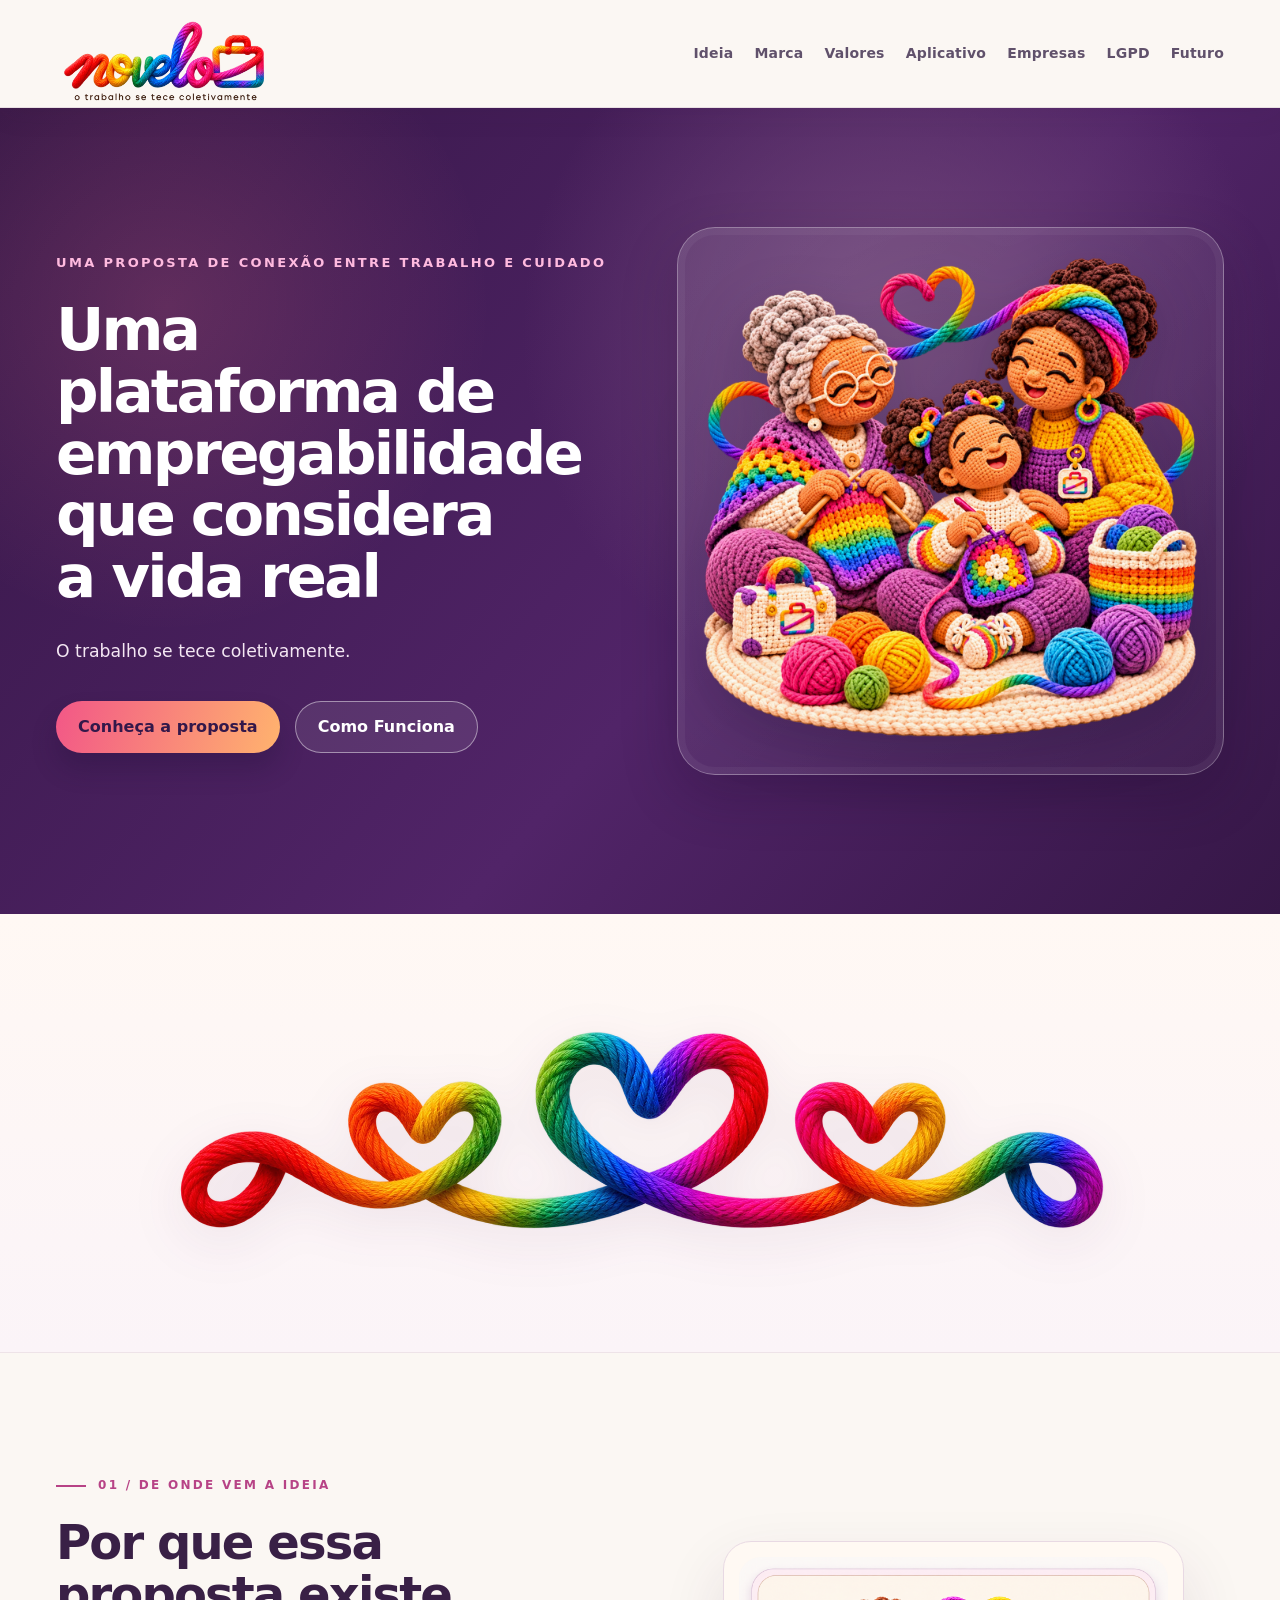
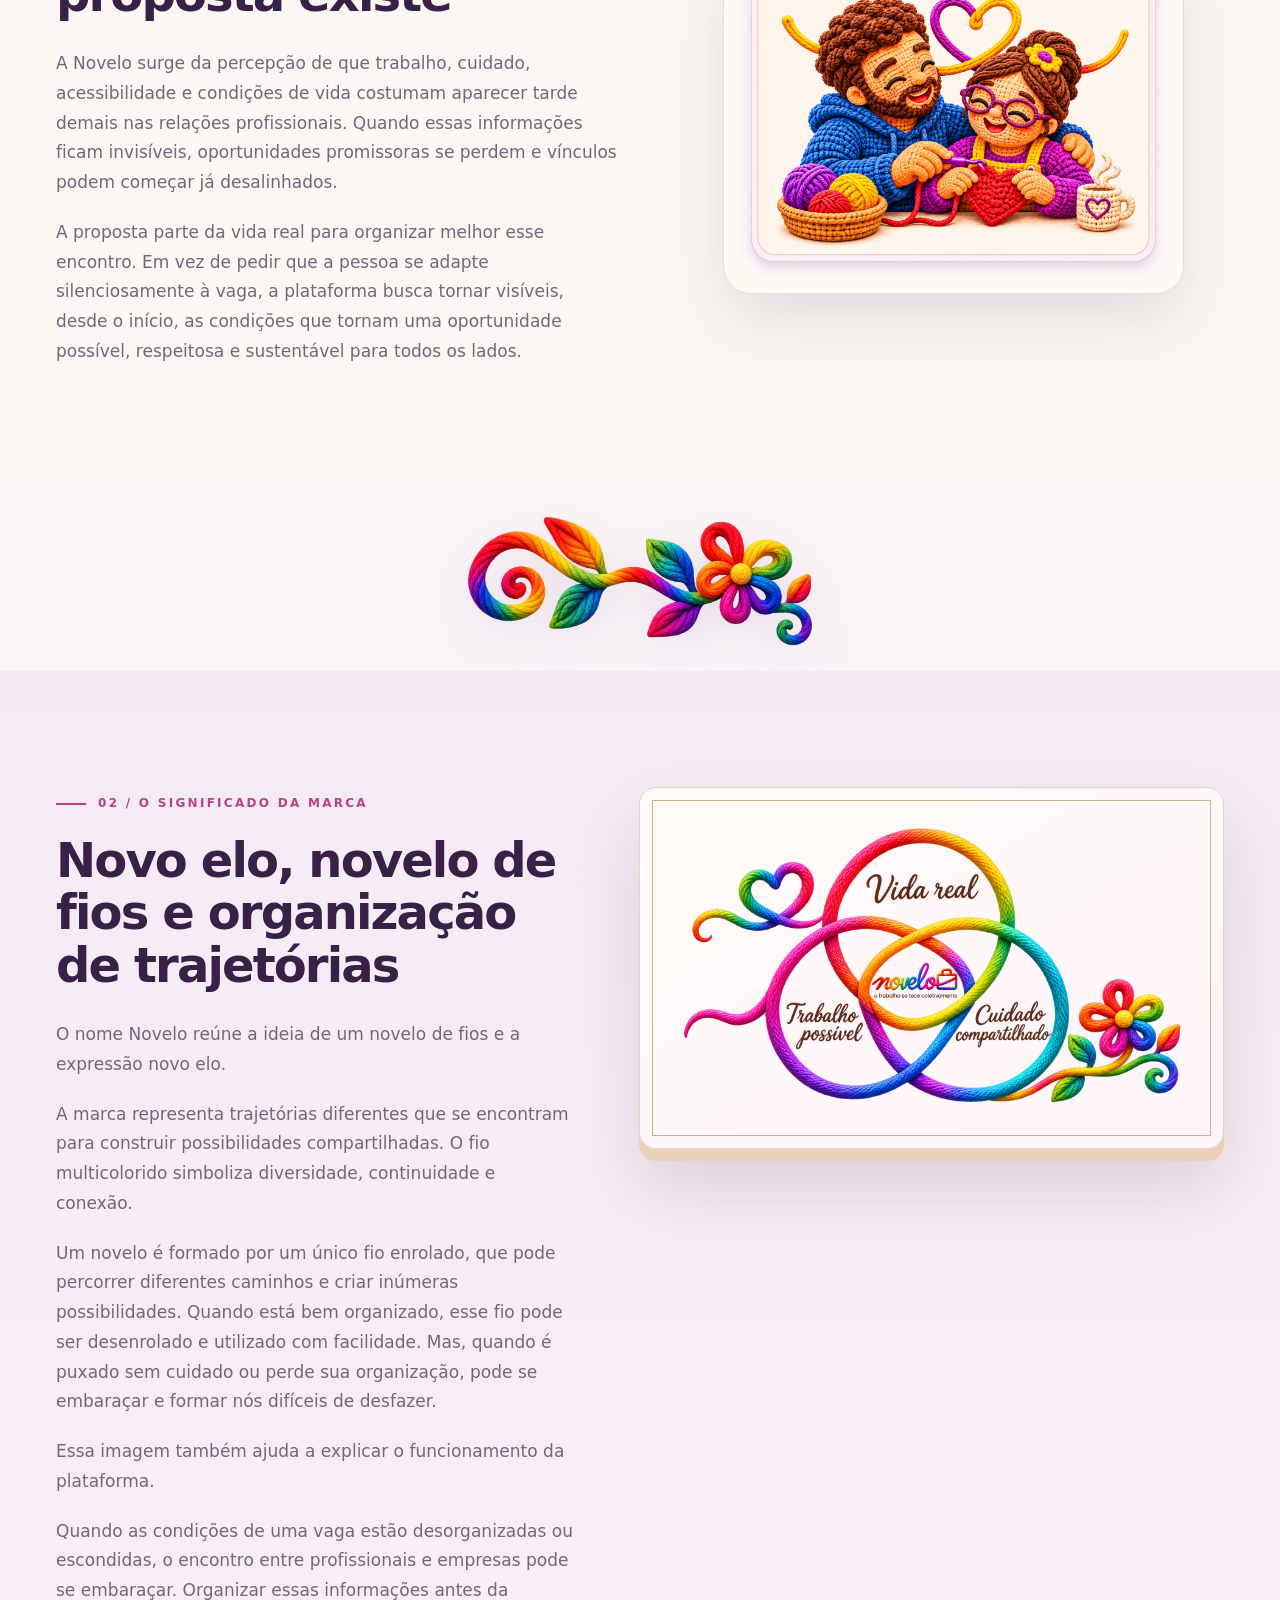
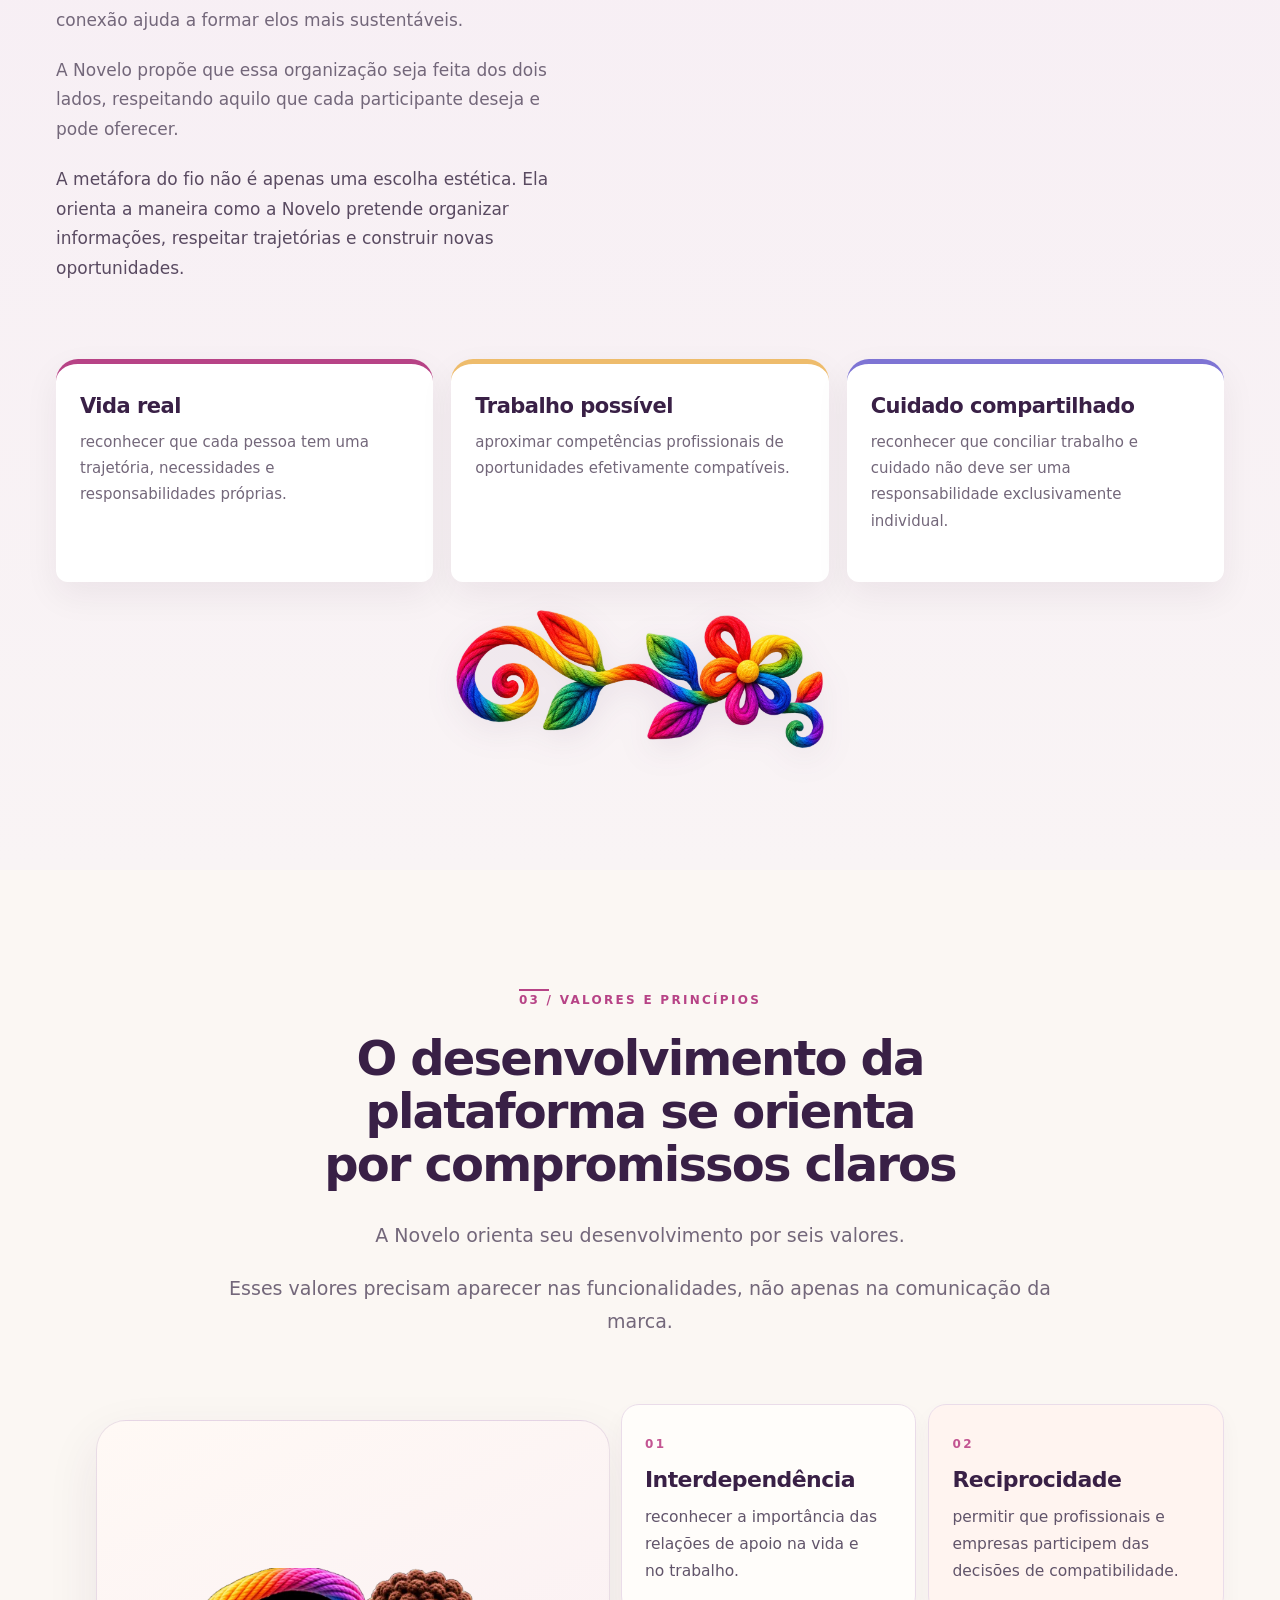
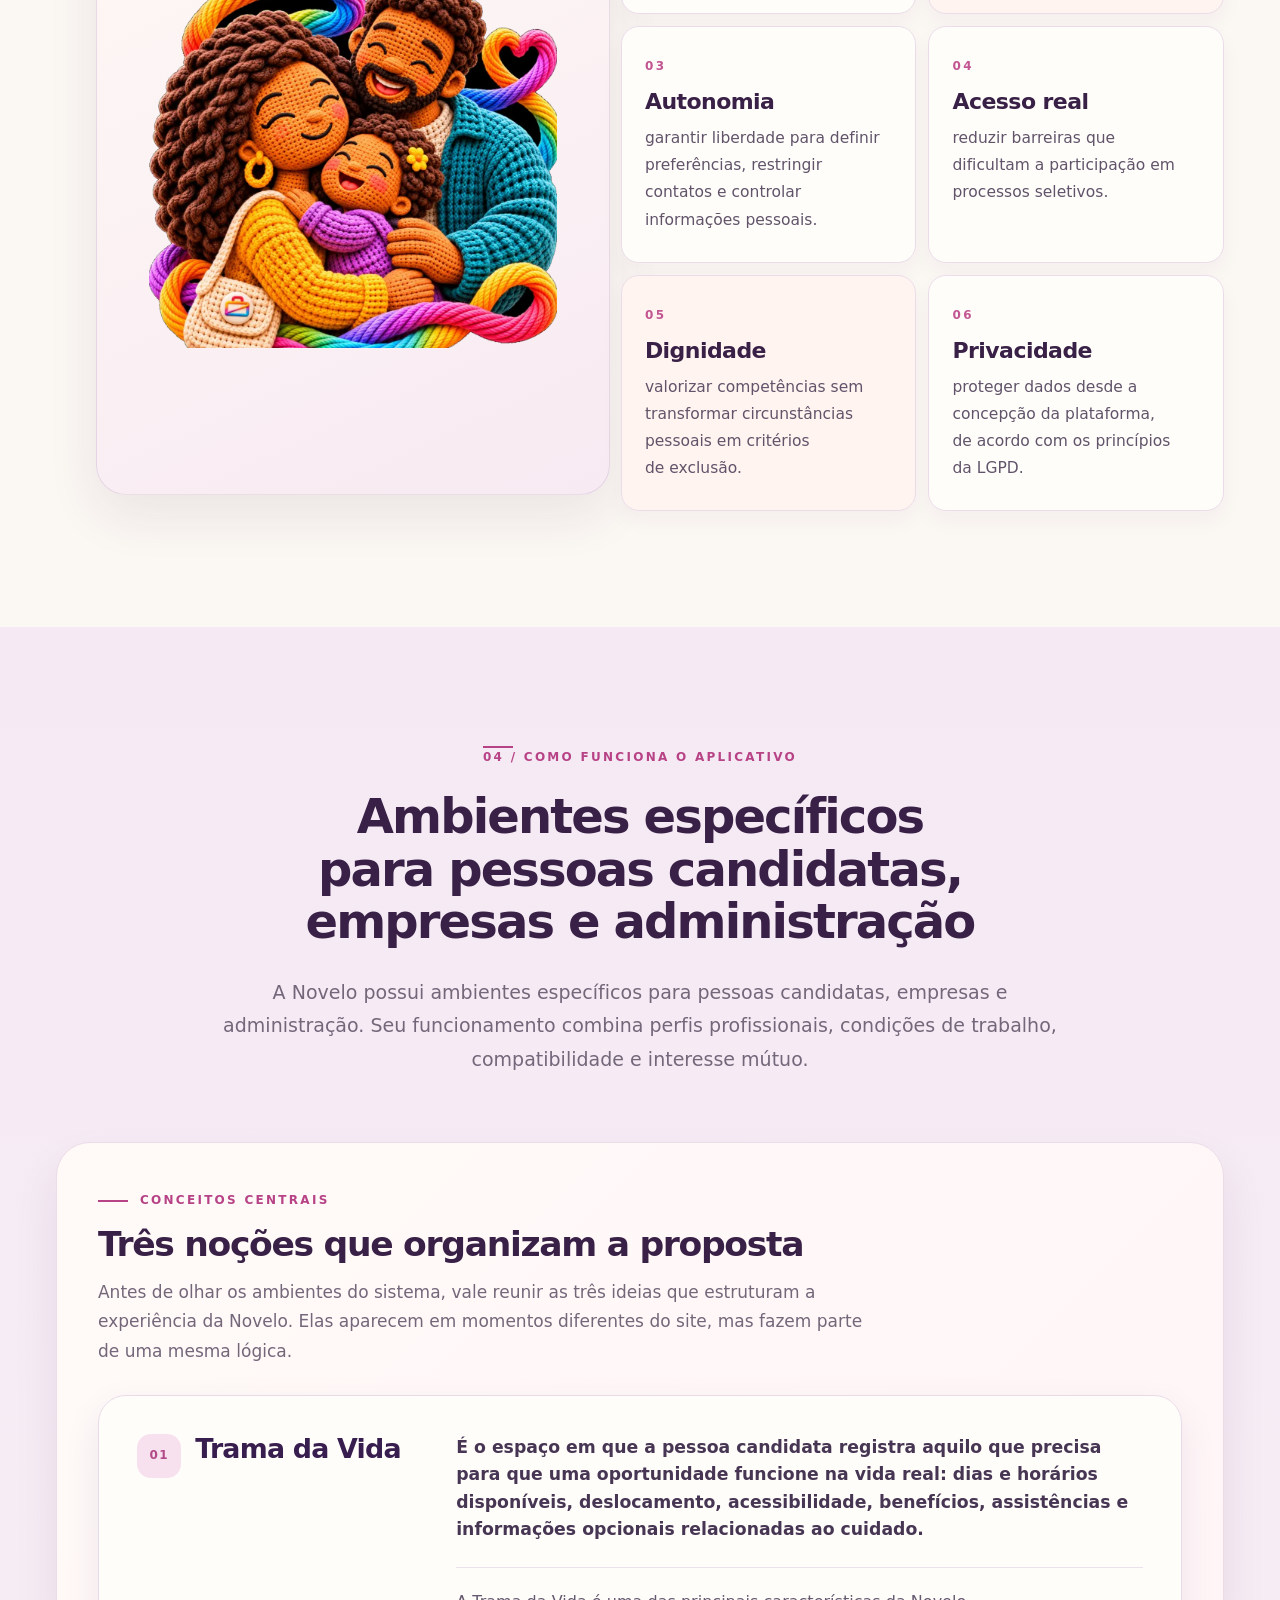
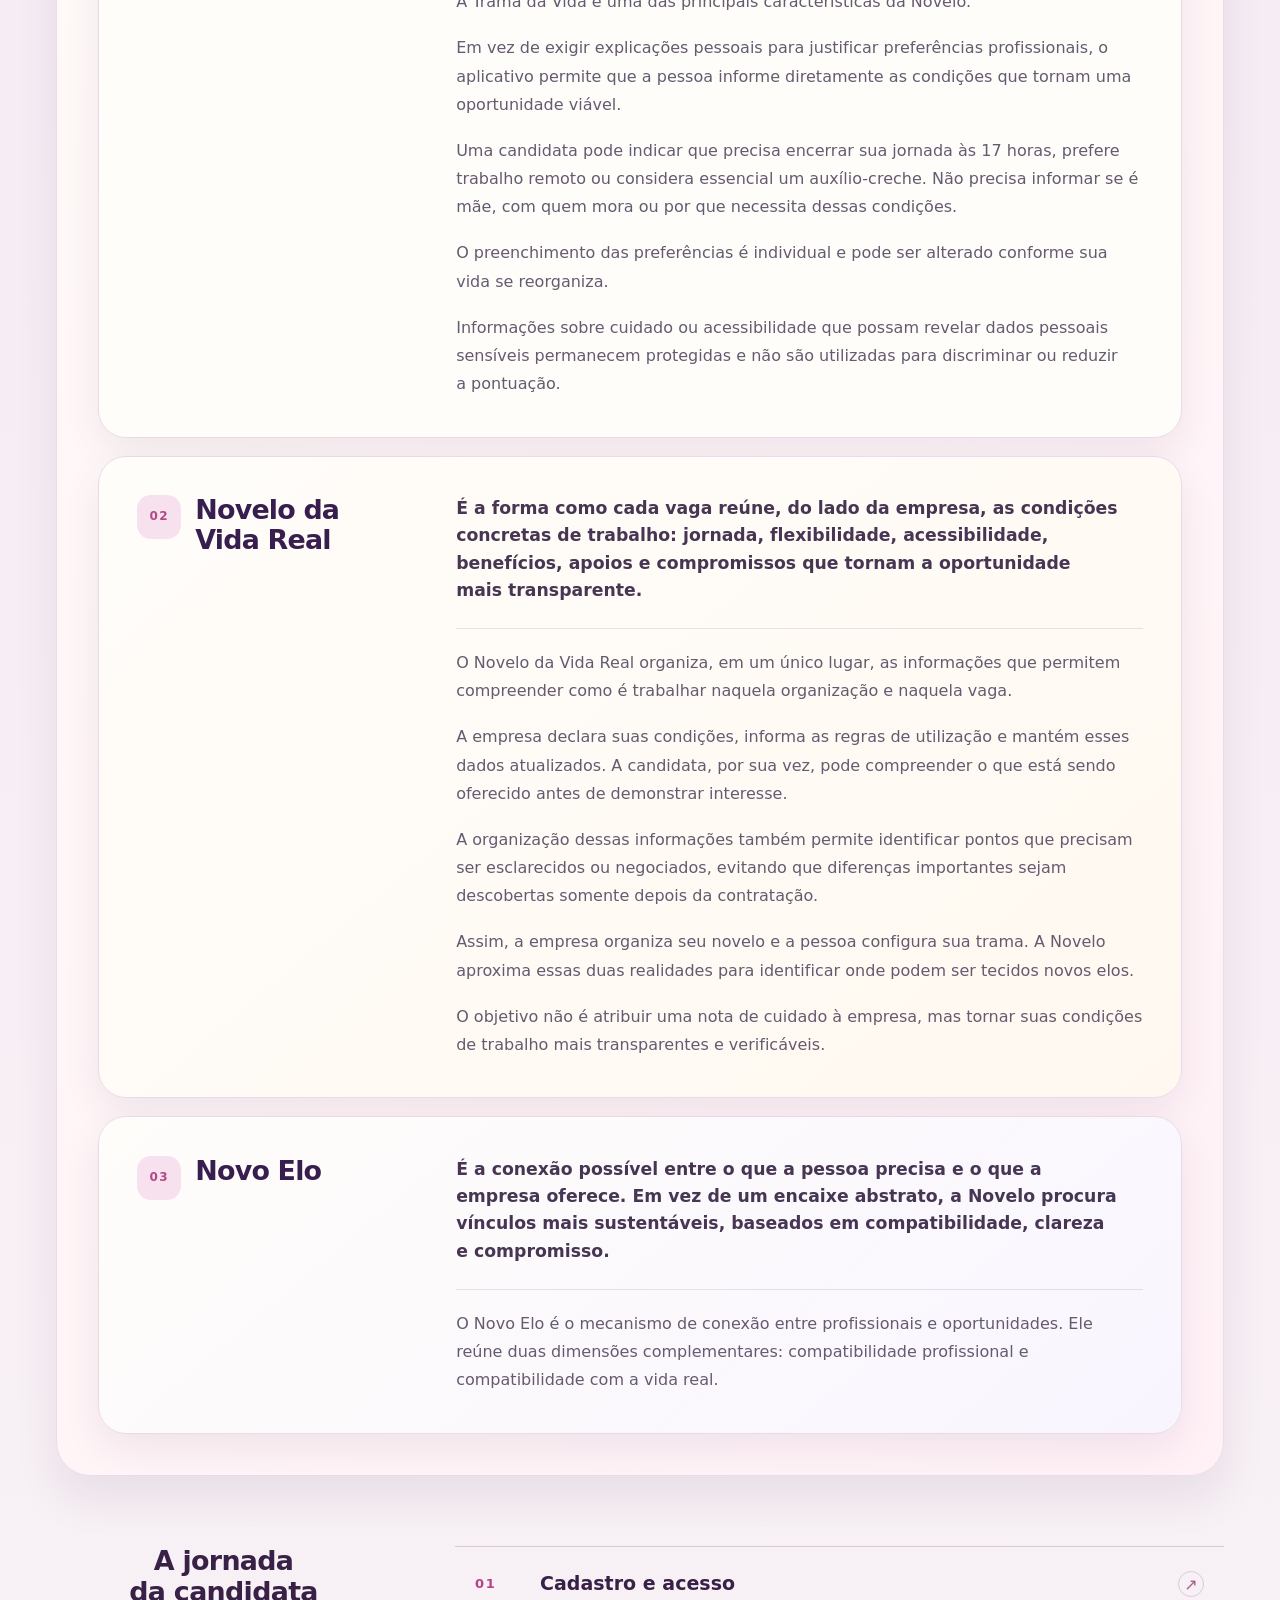
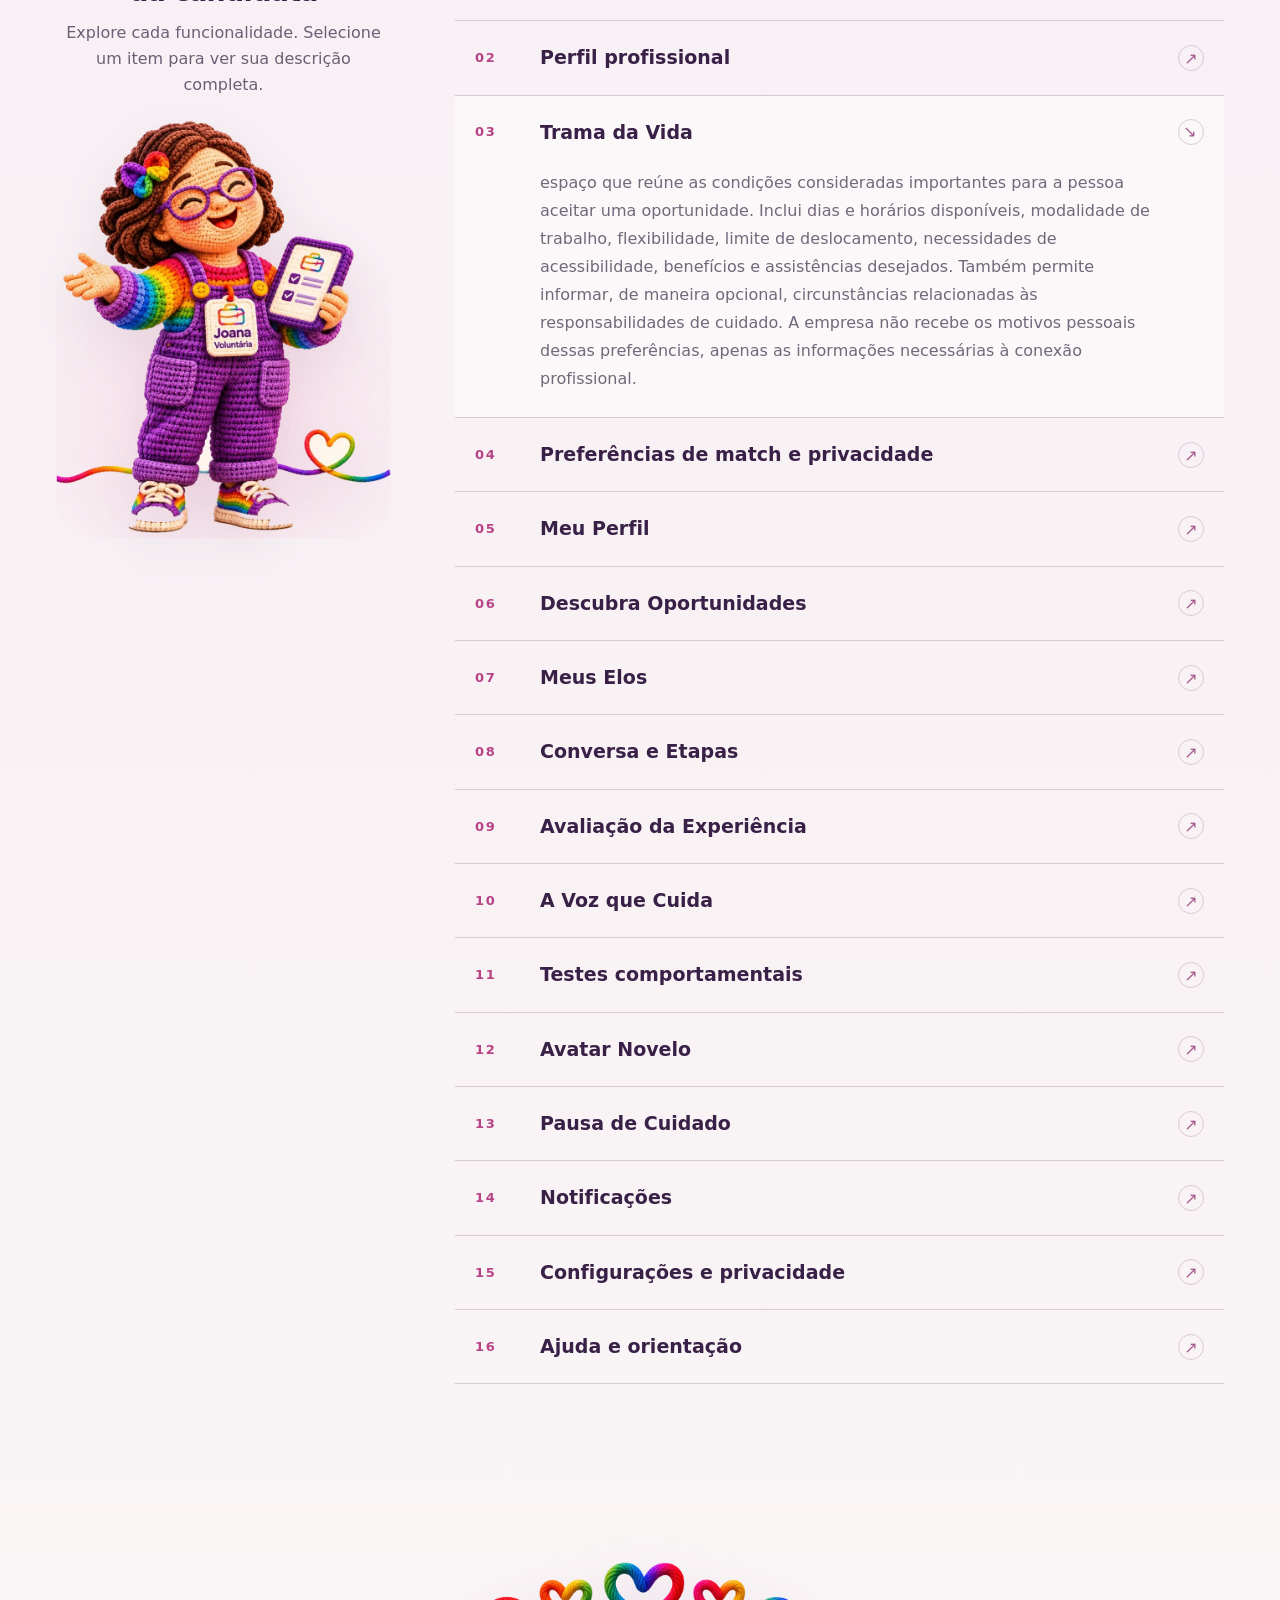
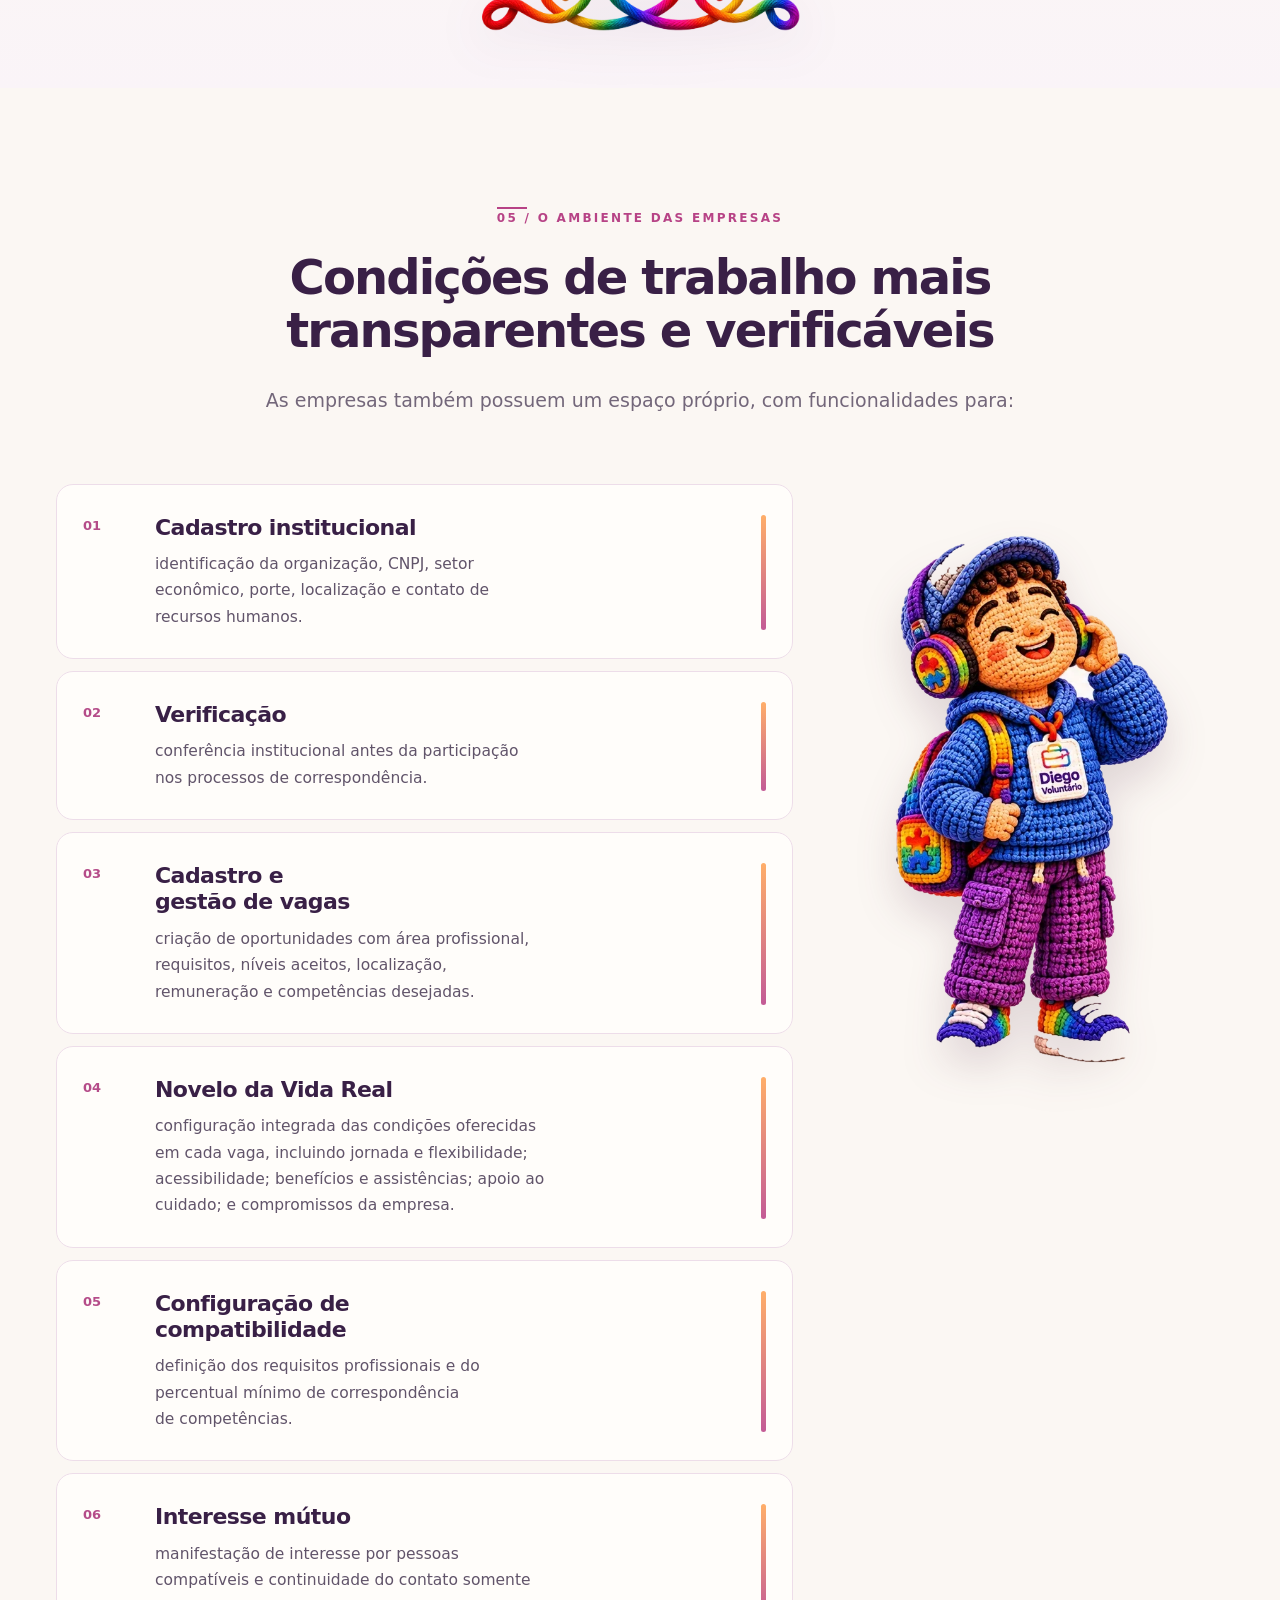
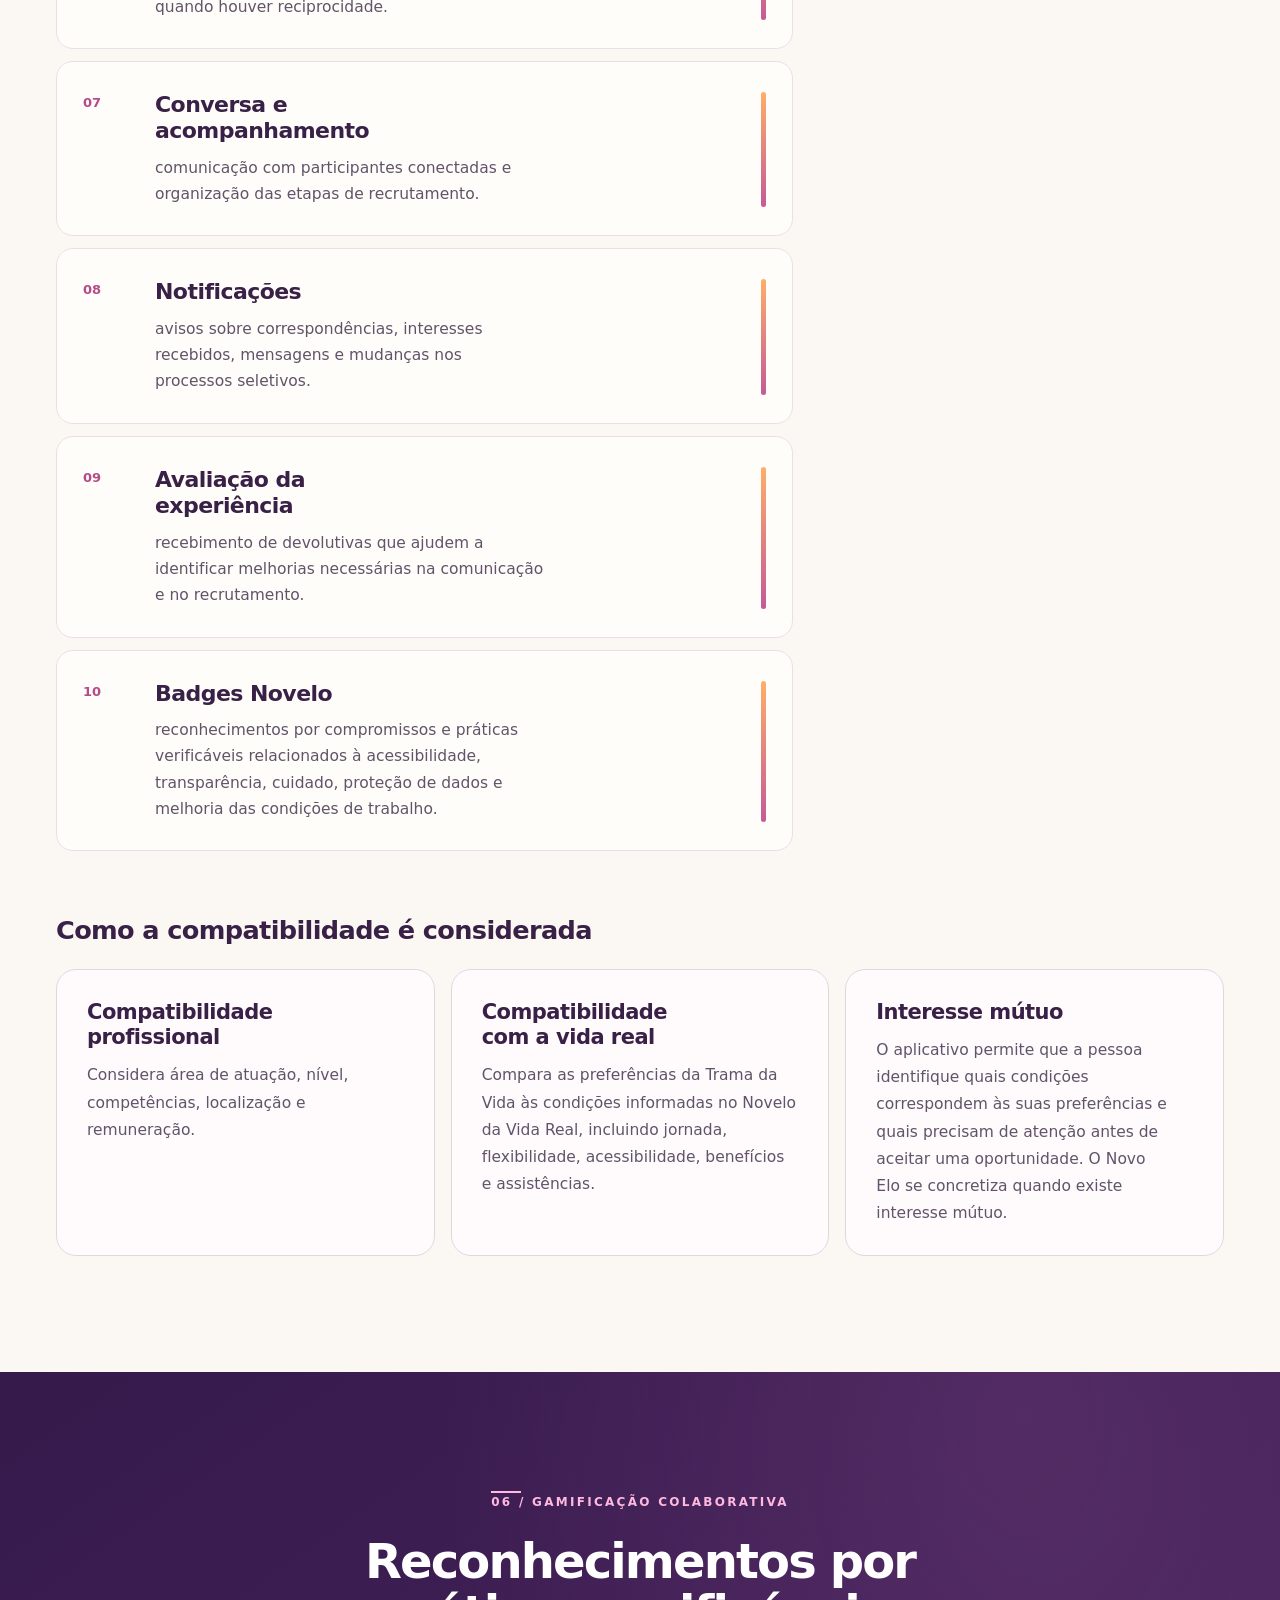
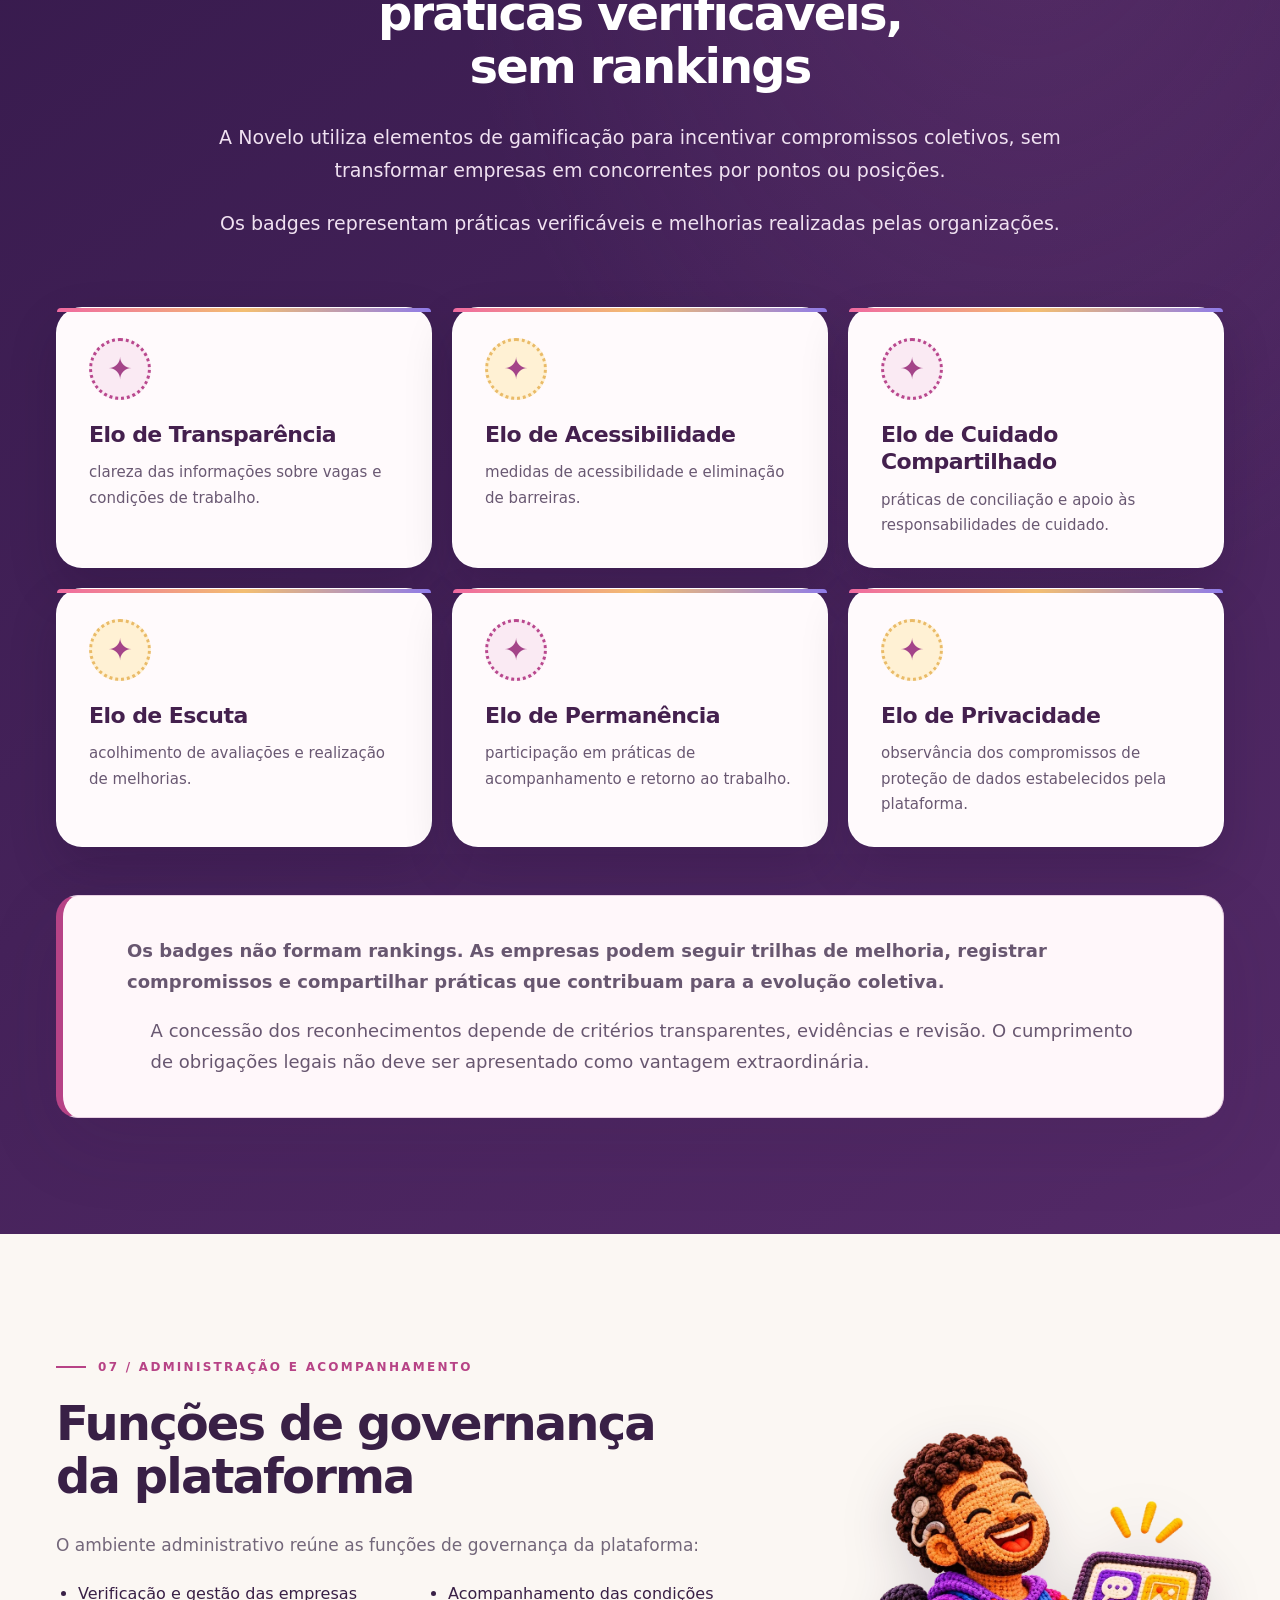
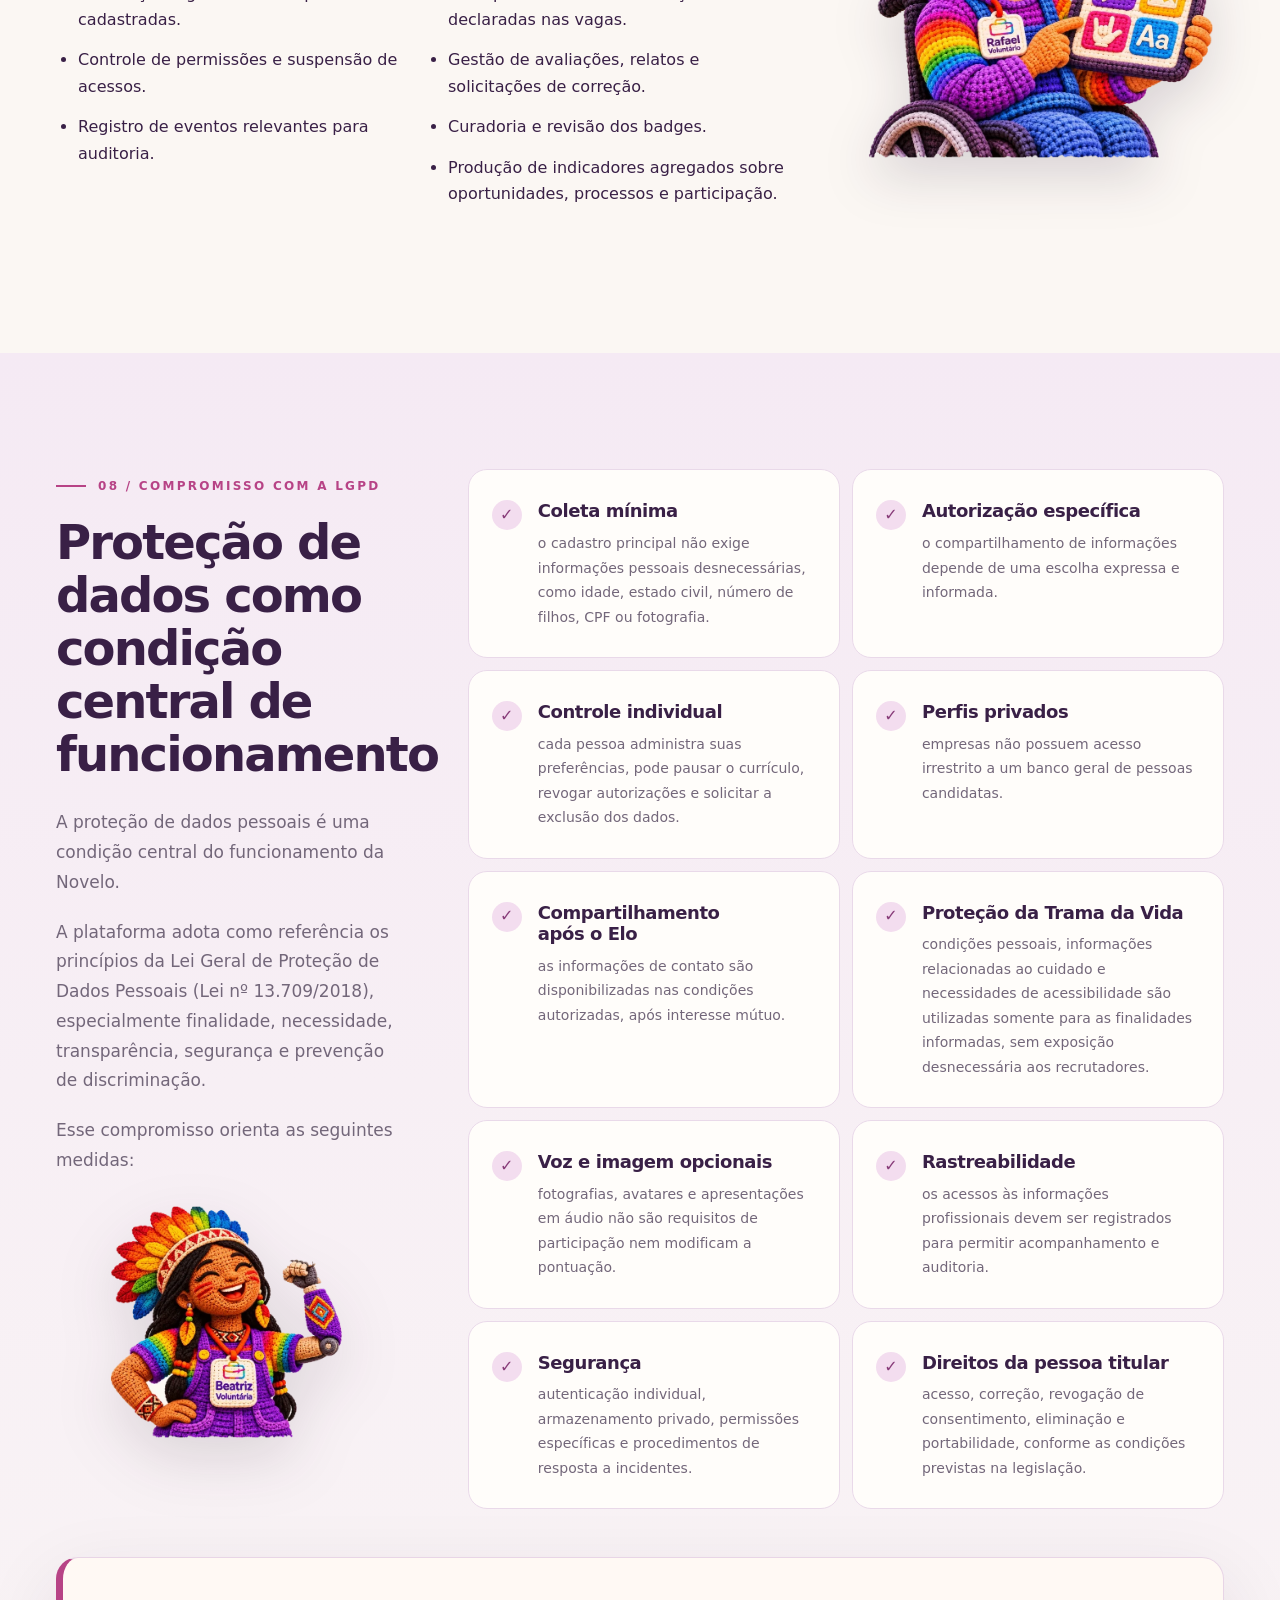
<file: apresentacao/index.html>
<!DOCTYPE html>

<html lang="pt-BR"><head><meta charset="utf-8"/><meta content="width=device-width, initial-scale=1" name="viewport"/><meta content="#35164d" name="theme-color"/><meta content="Novelo, uma apresentação institucional com acabamento premium para validação em desktop" name="description"/><title>Novelo · Apresentação institucional · v14 (validação)</title>
<style>
:root{--aub:#391c50;--aub2:#512467;--ink:#392046;--muted:#73677a;--rose:#b74386;--roseLight:#ffe5ef;--cream:#fbf7f3;--paper:#fffdfa;--lav:#f1e9f6;--gold:#eecb87;--border:#e9dce8;--shadow:0 24px 58px rgba(60,28,70,.11)}
*{box-sizing:border-box}html{scroll-behavior:smooth}body{margin:0;background:var(--cream);font:16px/1.65 ui-sans-serif,system-ui,-apple-system,'Segoe UI',Arial;color:var(--ink);overflow-x:hidden}
img{max-width:100%;display:block}button{font:inherit}a{color:inherit;text-decoration:none}.wrap{width:min(1250px,calc(100% - 100px));margin:0 auto}.sr{position:absolute;width:1px;height:1px;clip:rect(0,0,0,0);overflow:hidden}
.focusline:focus-visible,a:focus-visible,summary:focus-visible,button:focus-visible{outline:3px solid #f98bd0;outline-offset:4px}:where(section[id]){scroll-margin-top:110px}
.topbar{height:104px;position:sticky;top:0;z-index:70;background:rgba(251,247,243,.94);border-bottom:1px solid rgba(82,42,89,.11);backdrop-filter:blur(18px)}.topbar .wrap{height:100%;display:flex;justify-content:space-between;align-items:center;gap:34px}.brand{display:block;flex:0 0 auto;width:min(360px,34vw);padding:0;background:transparent;border-radius:0}.brand img{width:100%;height:auto;object-fit:contain}.nav{display:flex;align-items:center;gap:24px}.nav a{color:#60516b;font-size:14px;font-weight:700;padding:10px 0;position:relative;white-space:nowrap;transition:color .2s}.nav a::after{content:'';height:2px;position:absolute;bottom:4px;left:0;width:0;background:var(--rose);transition:width .28s}.nav a:hover::after,.nav a.active::after{width:100%}.nav a.active{color:var(--rose)}.menu-toggle{display:none}
.hero{min-height:min(820px,calc(100svh - 94px));background:radial-gradient(circle at 70% 28%,#71467a 0,transparent 35%),linear-gradient(130deg,#361747,#512468 58%,#361747);position:relative;color:white;overflow:hidden}.hero::before{content:'';pointer-events:none;position:absolute;inset:-15% auto auto -12%;width:50vw;height:50vw;background:radial-gradient(circle,rgba(255,127,148,.18),transparent 72%);border-radius:50%}.hero-content{display:grid;grid-template-columns:1.07fr .93fr;align-items:center;gap:64px;min-height:min(820px,calc(100svh - 94px));padding:84px 0 90px;position:relative;z-index:2}
.hero-eyebrow,.eyebrow{font-size:13px;font-weight:850;letter-spacing:.22em;text-transform:uppercase}.hero-eyebrow{color:#ffbadf}.hero h1{font-size:clamp(58px,5.5vw,88px);line-height:.99;letter-spacing:-.06em;font-weight:780;margin:24px 0 30px;max-width:12ch}.hero p{font-size:clamp(17px,1.35vw,21px);line-height:1.75;color:#f4e7f3;max-width:54ch}.hero-ctas{display:flex;gap:15px;flex-wrap:wrap;margin-top:34px}.pill{display:inline-flex;align-items:center;justify-content:center;min-height:50px;padding:12px 22px;border-radius:100px;font-weight:720;transition:transform .25s,box-shadow .25s}.pill:hover{transform:translateY(-3px)}.pill.primary{background:linear-gradient(105deg,#f25787,#ffb36e);color:#33184a;box-shadow:0 16px 25px #210d3645}.pill.outline{border:1px solid #ffffff74;background:#ffffff16;color:#fff}
.hero-pic{position:relative;display:flex;align-items:center;justify-content:center;isolation:isolate}.hero-pic:before{content:'';position:absolute;width:86%;height:82%;border:1px solid #fff5;transform:rotate(7deg);border-radius:42px;z-index:-1}.hero-pic img{width:100%;max-height:630px;object-fit:contain;filter:drop-shadow(0 30px 36px #1a0c2780)}.hero-label{position:absolute;bottom:-15px;right:0;padding:15px 24px;background:#fffdfa;color:#6b4766;border-radius:100px;box-shadow:var(--shadow);font-weight:760;font-size:14px}
.ribbon{min-height:245px;padding:12px 20px;background:#fff9f4;display:flex;align-items:center;justify-content:center;overflow:hidden;border-bottom:1px solid var(--border)}.ribbon img{display:block;width:min(900px,90vw);height:auto;max-height:260px;object-fit:contain;filter:drop-shadow(0 10px 18px rgba(65,23,76,.08))}
.section{padding:125px 0;position:relative}.section.alt{background:linear-gradient(180deg,#f5eaf4,#f9f4f5)}.section.dark{background:linear-gradient(130deg,#3c1c4e,#582c67);color:#fff}.section.dark h2,.section.dark h3{color:#fff}.section.dark .eyebrow{color:#ffb8de}.section.dark p{color:#eadfeb}.section .eyebrow{color:var(--rose);display:inline-flex;align-items:center;gap:12px}.section .eyebrow::before{content:'';display:block;width:30px;height:2px;background:currentColor}.section h2{font-weight:760;font-size:clamp(40px,4vw,61px);line-height:1.05;letter-spacing:-.05em;margin:20px 0 28px}.section h3{font-size:clamp(22px,2vw,30px);line-height:1.2;letter-spacing:-.025em}.section p{font-size:17px;color:var(--muted);margin:0 0 20px;max-width:72ch}.text-column{max-width:680px}.text-column p:last-child{margin-bottom:0}.section-number{font-size:12px;font-weight:850;letter-spacing:.3em;color:#a98eab}
.story-layout{display:grid;grid-template-columns:1.1fr .9fr;gap:80px;align-items:center}.story-photo{border-radius:36px;overflow:hidden;padding:24px;background:linear-gradient(180deg,#fffdfb,#fff7fb);border:1px solid #e8d9e3;box-shadow:0 28px 64px rgba(66,29,77,.12);transform:none}.story-photo img{border-radius:28px;width:100%;height:auto;aspect-ratio:4/5;max-height:none;object-fit:contain;background:linear-gradient(145deg,#fff7f1,#f7eaf0);padding:18px}.story-photo figcaption,.family-display figcaption{font-size:14px;text-align:center;color:#806781;padding-top:14px}
.marca-layout{display:grid;grid-template-columns:.92fr 1.08fr;align-items:start;gap:75px}.marca-layout .content{max-width:610px}.family-display{margin:0;position:sticky;top:125px;background:linear-gradient(180deg,#fffaf2,#fff3ea);padding:30px;border:1px solid #e7d4c3;border-radius:10px;box-shadow:0 12px 0 #ecd1b7,0 40px 70px rgba(73,32,64,.14);transform:none}.family-display::before{content:'';position:absolute;inset:12px;border:1px solid #d4ac86;pointer-events:none}.family-display img{width:100%;max-height:760px;object-fit:contain;background:linear-gradient(150deg,#fff2df,#fbe7ea);padding:18px}.family-display figcaption{font-family:Georgia,serif;font-style:italic;font-size:16px}
.concept-row{display:grid;grid-template-columns:repeat(3,1fr);gap:24px;margin-top:60px}.concept{padding:27px 24px 30px;border-radius:22px 22px 12px 12px;background:#fff;border-top:5px solid var(--rose);box-shadow:0 13px 35px #31123710}.concept:nth-child(2){border-color:#eebc6c}.concept:nth-child(3){border-color:#7e74d4}.concept h3{margin:0 0 10px;font-size:23px}.concept p{font-size:15px}.line-decoration{width:100%;max-height:125px;object-fit:contain;margin:50px auto 0}
.value-layout{display:grid;grid-template-columns:.88fr 1.12fr;gap:65px;align-items:center}.value-aside{position:relative}.value-diagram{border-radius:34px;max-height:540px;object-fit:contain;width:100%;background:#fffefa;padding:17px;box-shadow:var(--shadow)}.values-list{display:grid;grid-template-columns:repeat(2,1fr);gap:12px}.value-item{background:#fffdfa;border:1px solid #eadce9;border-radius:18px;padding:23px 23px 21px;box-shadow:0 10px 22px #4121520a}.value-item:nth-child(3n+2){background:#fff4f0}.value-item h3{font-size:22px;line-height:1.15;margin:0 0 10px;max-width:18ch;text-wrap:balance}.value-item p{font-size:15.5px;margin:0;line-height:1.72;max-width:34ch;color:#61546a;text-wrap:pretty}.value-item .value-index{display:block;color:#c35592;letter-spacing:.2em;font-size:12px;font-weight:900;margin-bottom:12px}.value-subnote{margin-top:34px;padding:18px 24px;border-left:4px solid var(--rose);background:#fffdfa;border-radius:4px 16px 16px 4px}
.section-intro{max-width:800px;margin-bottom:60px}.section-intro p{font-size:19px}.concept-explainer{margin:0 0 58px;padding:34px;border-radius:34px;background:linear-gradient(135deg,#fffaf8,#fff1f6);border:1px solid #ecdce8;box-shadow:0 22px 46px rgba(57,28,80,.08)}.concept-explainer-copy{max-width:860px;margin-bottom:26px}.concept-explainer-copy h3{font-size:clamp(28px,2.6vw,40px);line-height:1.08;letter-spacing:-.03em;margin:14px 0 14px}.concept-explainer-copy p{font-size:17px;margin:0;max-width:72ch}.concept-detail-grid{display:grid;grid-template-columns:repeat(3,minmax(0,1fr));gap:16px}.concept-detail{background:#fff;border:1px solid #efe2ea;border-radius:24px;padding:24px 24px 22px;box-shadow:0 14px 34px rgba(58,22,67,.08)}.concept-kicker{display:inline-flex;align-items:center;justify-content:center;width:34px;height:34px;border-radius:50%;background:#f8e1ee;color:#b24a88;font-size:12px;font-weight:900;letter-spacing:.12em;margin-bottom:14px}.concept-detail h4{font-size:23px;line-height:1.12;letter-spacing:-.02em;margin:0 0 10px;color:#381e4f;max-width:16ch;text-wrap:balance}.concept-detail p{font-size:15.5px;line-height:1.72;margin:0;max-width:34ch;color:#685b6f;text-wrap:pretty}.feature-layout{display:grid;grid-template-columns:360px 1fr;gap:70px;align-items:start}.feature-sidebar{position:sticky;top:130px}.feature-sidebar .side-illustration{height:370px;display:flex;align-items:end;justify-content:center;background:radial-gradient(circle at 50% 70%,#f9dce8,transparent 64%);border-radius:36px}.feature-sidebar .side-illustration img{height:100%;max-width:100%;object-fit:contain;filter:drop-shadow(0 20px 28px #653d621b)}.feature-sidebar h3{font-size:30px;margin:25px 0 12px}.feature-sidebar p{font-size:16px}.feature-list{border-top:1px solid #d8c8d8}.feature-item{border-bottom:1px solid #d8c8d8;background:transparent;transition:background .3s}.feature-item:hover,.feature-item[open]{background:#ffffff80}.feature-item summary{cursor:pointer;list-style:none;display:grid;grid-template-columns:45px 1fr 26px;align-items:center;gap:20px;padding:20px 20px}.feature-item summary::-webkit-details-marker{display:none}.feature-num{font-size:13px;letter-spacing:.14em;font-weight:850;color:var(--rose)}.feature-title{font-size:19px;font-weight:740}.feature-arrow{width:26px;height:26px;border:1px solid #dbc9d9;border-radius:50%;display:grid;place-items:center;color:#a65a8e;transition:transform .28s}.feature-item[open] .feature-arrow{transform:rotate(90deg)}.feature-desc{padding:0 56px 24px 85px}.feature-desc p{font-size:16px;max-width:62ch;margin:0}.callout{margin-top:54px;padding:40px 54px;background:#fff9f4;border:1px solid #e8d5e6;border-left:8px solid var(--rose);border-radius:12px 30px 30px 12px;box-shadow:var(--shadow);display:flex;flex-direction:column;justify-content:center}.callout h3{margin:0 0 15px}.callout p{font-size:clamp(18px,1.4vw,22px);line-height:1.78;max-width:62ch;margin:0 auto;color:#5f5266;text-wrap:pretty}.callout p + p{margin-top:18px}.callout p:last-child{margin-bottom:0}
.enterprise-split{display:grid;grid-template-columns:1fr 350px;align-items:start;gap:72px}.enterprise-rows{display:grid;gap:12px}.enterprise-row{display:grid;grid-template-columns:50px 1fr 5px;gap:22px;position:relative;background:#fffdfa;border:1px solid #eddde9;border-radius:17px;padding:22px 26px;overflow:hidden}.enterprise-row h3{font-size:22px;line-height:1.15;margin:0 0 10px;max-width:18ch;text-wrap:balance}.enterprise-row p{margin:0;font-size:15.5px;line-height:1.72;max-width:40ch;color:#61546a;text-wrap:pretty}.row-num{font-weight:850;font-size:13px;color:#b54c89}.row-accent{width:5px;background:linear-gradient(#ffae69,#c35b96);border-radius:20px}.enterprise-hero{position:sticky;top:130px;padding-top:40px}.enterprise-hero img{width:100%;filter:drop-shadow(0 22px 20px #562b4629)}.inline-section-title{font-size:30px;margin:64px 0 23px!important}.match-grid{display:grid;grid-template-columns:repeat(2,minmax(0,1fr));gap:16px}.match-card{border:1px solid #e3d5e0;padding:27px 30px;background:#fffafc;border-radius:20px}.match-card h3{font-size:20px;line-height:1.15;margin:0 0 12px;max-width:18ch;text-wrap:balance}.match-card p{font-size:15.5px;line-height:1.72;margin:0;max-width:34ch;color:#61546a;text-wrap:pretty}
.badge-grid{display:grid;grid-template-columns:repeat(3,minmax(0,1fr));gap:20px}.token-card{position:relative;background:linear-gradient(180deg,#fffdfd,#fff7fb);border:1px solid rgba(255,255,255,.16);padding:32px 32px 30px;border-radius:28px;min-height:244px;box-shadow:0 18px 40px rgba(18,5,27,.22);display:flex;flex-direction:column}.token-card::after{content:'';position:absolute;inset:0 0 auto 0;height:4px;background:linear-gradient(90deg,#f06aa0,#f3be71,#8f7be9);border-radius:28px 28px 0 0}.token-dot{display:flex;width:62px;height:62px;border-radius:50%;border:3px dotted #b9488e;background:#faeaf3;margin:0 0 21px;align-items:center;justify-content:center}.token-dot::before{content:'✦';color:#a44489;font-size:30px}.token-card:nth-child(2n) .token-dot{border-color:#eabb68;background:#fff1d4}.section.dark .token-card h3{font-size:22px;color:#44204e;margin:0 0 12px}.section.dark .token-card p{font-size:15px;color:#6d5772;margin:0;line-height:1.65}
.policy-content{display:grid;grid-template-columns:1fr 400px;gap:65px;align-items:center}.policy-content ul{columns:2;column-gap:24px;padding-left:22px}.policy-content li{padding:0 10px 14px 0;font-size:16px}.policy-content img{width:100%;filter:drop-shadow(0 20px 26px #1d0e2c26)}
.privacy-layout{display:grid;grid-template-columns:370px 1fr;gap:76px;align-items:start}.privacy-sidebar{position:sticky;top:134px}.privacy-sidebar img{margin-top:30px;max-height:360px;object-fit:contain;filter:drop-shadow(0 22px 30px #291b2a21)}.privacy-list{display:grid;grid-template-columns:repeat(2,minmax(0,1fr));gap:12px}.privacy-item{display:flex;gap:16px;align-items:flex-start;background:#fffdfa;border:1px solid #e9d9e9;border-radius:19px;padding:23px}.privacy-item h3{font-size:18px;margin:0 0 9px}.privacy-item p{font-size:14px;line-height:1.55;margin:0}.privacy-check{display:grid;place-items:center;width:30px;height:30px;flex:0 0 30px;border-radius:50%;color:#883c79;background:#f3ddef;font-weight:900}
.future-columns{display:grid;grid-template-columns:1fr 1fr;gap:24px;margin-top:35px}.future-item{border-top:4px solid #c85ca0;padding:38px;background:#fffafa;border-radius:6px 6px 30px 30px;box-shadow:var(--shadow)}.future-item:nth-child(2){border-top-color:#e0ad63}.future-item h3{font-size:28px;margin:0 0 16px}.future-item p{margin:0}.future-ending{margin-top:90px;max-width:800px}.ending-art{display:flex;justify-content:center;margin-top:65px}.ending-art img{width:min(1100px,100%);max-height:800px;object-fit:contain;filter:drop-shadow(0 20px 45px #4b195126)}.closing{background:radial-gradient(circle at 50% 10%,rgba(255,140,196,.14),transparent 28%),linear-gradient(180deg,#35174c 0%,#2c1242 100%);padding:120px 0;color:#fff;text-align:center}.closing .eyebrow{color:#f2b5d9;display:block;margin-top:18px}.closing h2{color:white;font-size:clamp(46px,4.5vw,72px);letter-spacing:-.055em;margin:20px auto 18px;max-width:16ch}.closing .closing-note{color:#f3d9e9;font-size:20px;line-height:1.65;margin:0 auto 38px;max-width:760px}.closing .brand-mark{width:min(480px,46vw);margin:0 auto 18px}.closing .brand-mark img{width:100%;height:auto;object-fit:contain;filter:drop-shadow(0 12px 32px rgba(0,0,0,.22))}.footer{padding:30px;text-align:center;background:#261239;color:#d4b8d0;font-size:13px}
.reveal{opacity:1;transform:none;transition:opacity .72s cubic-bezier(.2,.8,.2,1),transform .72s cubic-bezier(.2,.8,.2,1)}.js-motion .reveal{opacity:0;transform:translateY(25px)}.js-motion .reveal.visible{opacity:1;transform:translateY(0)}.reveal:nth-child(3n+2){transition-delay:.06s}.reveal:nth-child(3n+3){transition-delay:.12s}
@media(max-width:1150px){.nav{gap:15px}.wrap{width:min(100% - 60px,1250px)}.hero-content{gap:30px}.story-layout,.marca-layout,.value-layout,.enterprise-split,.privacy-layout,.feature-layout,.policy-content{grid-template-columns:1fr 1fr;gap:44px}.privacy-layout{grid-template-columns:300px 1fr}.feature-layout{grid-template-columns:300px 1fr}.feature-sidebar .side-illustration{height:320px}.concept-detail-grid{grid-template-columns:1fr}.badge-grid{grid-template-columns:repeat(2,1fr)}}
@media(max-width:850px){.topbar{height:78px}.topbar .wrap{width:calc(100% - 28px)}.brand{width:220px}.nav{display:none;position:absolute;top:75px;left:0;right:0;background:#fff8f4;padding:22px;box-shadow:var(--shadow);flex-direction:column;align-items:flex-start;gap:8px}.nav.open{display:flex}.menu-toggle{display:grid;place-items:center;width:48px;height:48px;border-radius:15px;border:1px solid var(--border);color:#5a2b70;background:#f5e6f2;font-size:25px;cursor:pointer}.wrap{width:calc(100% - 34px)}.hero-content{grid-template-columns:1fr;gap:30px;padding:60px 0}.hero h1{font-size:clamp(48px,8vw,80px)}.hero-pic{max-width:600px;margin:auto}.hero-pic img{max-height:570px}.story-layout,.marca-layout,.value-layout,.enterprise-split,.privacy-layout,.feature-layout,.policy-content{grid-template-columns:1fr}.family-display,.enterprise-hero,.privacy-sidebar,.feature-sidebar{position:static}.feature-sidebar .side-illustration{height:330px}.privacy-list,.values-list,.future-columns{grid-template-columns:1fr 1fr}.concept-row{grid-template-columns:1fr 1fr 1fr}.policy-content ul{columns:1}.section{padding:80px 0}}
@media(max-width:560px){.hero h1{font-size:44px}.hero-label{right:10px;bottom:-15px;font-size:12px}.hero-ctas{flex-direction:column}.concept-row,.values-list,.match-grid,.privacy-list,.badge-grid,.future-columns{grid-template-columns:1fr}.feature-desc{padding:0 25px 24px 68px}.feature-item summary{grid-template-columns:34px 1fr 25px;gap:10px;padding:18px 12px}.feature-title{font-size:17px}.enterprise-row{grid-template-columns:34px 1fr 4px;gap:10px;padding:20px}.section h2{font-size:40px}.callout{padding:30px 26px}}
@media(prefers-reduced-motion:reduce){html{scroll-behavior:auto}.reveal{opacity:1;transform:none;transition:none}.pill,.feature-arrow,.nav a::after{transition:none}}


/* v07 · acabamento editorial: decisões visuais sem alterar as artes aprovadas */
:root{--shadow:0 26px 78px rgba(51,22,63,.10)}
html{scroll-padding-top:116px}
body{-webkit-font-smoothing:antialiased;text-rendering:optimizeLegibility;letter-spacing:.001em}
.wrap{width:min(1250px,calc(100% - 104px))}
.topbar{height:108px;box-shadow:0 8px 28px rgba(55,27,67,.05)}
.topbar .wrap{height:100%;min-width:0}
.brand{width:min(330px,29vw);flex-shrink:0;overflow:visible;background:none;padding:0;line-height:0}
.brand img{display:block;width:100%;height:auto;max-height:96px;object-fit:contain;object-position:center left;overflow:visible}
.nav{gap:21px}.nav a{letter-spacing:.015em}
:where(section[id]){scroll-margin-top:124px}
.hero-content{padding-block:90px 96px;gap:clamp(42px,5vw,84px)}
.hero h1{font-size:clamp(54px,5.1vw,78px);line-height:1.035;letter-spacing:-.052em;max-width:13.5ch;text-wrap:balance}
.hero p{max-width:52ch;line-height:1.7}
.hero-eyebrow{letter-spacing:.18em}
.hero-pic{min-width:0}.hero-pic img{max-height:min(630px,70vh);width:100%;object-fit:contain}
.section{padding:116px 0}
.section h2{font-size:clamp(39px,3.75vw,58px);line-height:1.1;letter-spacing:-.039em;text-wrap:balance}
.section h3{line-height:1.2;text-wrap:balance}
.section p{line-height:1.75;overflow-wrap:break-word}
.section-intro{margin-bottom:54px}.section-intro p{max-width:76ch}
.section .eyebrow{font-size:12px;letter-spacing:.19em}
.story-layout,.marca-layout{gap:clamp(44px,5.2vw,78px)}
.story-photo{padding:25px;background:linear-gradient(155deg,#fffefa,#fff5f8);border-radius:36px;transform:none}
.story-photo img{padding:0;aspect-ratio:auto;max-height:none;width:100%;height:auto;object-fit:contain;background:#faf1ed;border-radius:25px;display:block}
.story-photo figcaption{margin:0 auto;max-width:35ch;padding:20px 12px 4px;line-height:1.55}
.family-display{transform:none;padding:24px 25px 26px;border-radius:17px;top:132px}
.family-display img{height:auto;object-fit:contain;max-height:unset;aspect-ratio:auto;padding:14px;background:#fff1e7}
.family-display figcaption{max-width:34ch;margin:0 auto;line-height:1.55}
.concept-row{margin-top:55px;gap:18px}
.concept h3{font-size:21px}
.value-layout{gap:55px}
.value-item{transition:transform .22s ease,box-shadow .22s ease}
.value-item:hover{transform:translateY(-3px);box-shadow:0 18px 38px #41215213}
.concept-explainer{margin-bottom:70px;padding:44px 46px 48px;border-radius:34px}
.concept-explainer-copy h3{font-size:clamp(30px,2.7vw,42px);letter-spacing:-.038em;line-height:1.12}
.concept-detail-grid{gap:18px}
.concept-detail{padding:27px 26px 25px;border-radius:23px;transition:transform .25s ease,box-shadow .25s ease}
.concept-detail:hover{transform:translateY(-4px);box-shadow:0 20px 44px rgba(58,22,67,.13)}
.feature-layout{gap:clamp(48px,5vw,82px)}.feature-item summary{padding-block:21px}.feature-desc p{line-height:1.75}
.enterprise-row{min-height:unset}.enterprise-row p{line-height:1.7}
#badges{background:radial-gradient(ellipse at 80% 3%,rgba(144,83,148,.24),transparent 40%),linear-gradient(145deg,#361a4c 0%,#542a68 100%)}
#badges .section-intro p{color:#f0e1f1}
#badges .badge-grid{gap:20px}
#badges .token-card{background:#fffafc;border:1px solid rgba(255,255,255,.48);border-radius:26px;box-shadow:0 20px 48px rgba(25,7,34,.17);transition:transform .25s ease,box-shadow .25s ease}
#badges .token-card:hover{transform:translateY(-5px);box-shadow:0 26px 50px rgba(25,7,34,.24)}
#badges .token-card h3{color:#44204e!important;font-size:22px!important;line-height:1.25}
#badges .token-card p{color:#695872!important;font-size:15px!important;line-height:1.7}
#badges .callout{background:#fff7fa;border-color:#e7cfe2}
#badges .callout p{color:#685770!important}
.privacy-item{transition:transform .22s ease}.privacy-item:hover{transform:translateY(-2px)}
.closing{padding:98px 0 110px}
.closing .brand-mark{width:min(570px,62vw);margin:0 auto 24px;line-height:0}
.closing .brand-mark img{width:100%;max-height:330px;object-fit:contain;filter:drop-shadow(0 18px 24px rgba(0,0,0,.16))}
.closing h2{font-size:clamp(45px,4.5vw,70px);margin:22px auto 18px;letter-spacing:-.055em}
.closing .closing-note{font-size:clamp(18px,1.5vw,22px);max-width:700px;line-height:1.75;margin-bottom:34px}
.pill{transition:transform .25s ease,box-shadow .25s ease}
.pill:focus-visible,.nav a:focus-visible{outline:3px solid #f3b76d;outline-offset:4px}
@media (min-width:1200px){.hero-content{min-height:min(810px,calc(100vh - 108px))}}
@media (max-width:1150px){.wrap{width:calc(100% - 60px)}.brand{width:270px}.nav{gap:12px}.concept-detail-grid{grid-template-columns:repeat(3,minmax(0,1fr))}}
@media (max-width:850px){.topbar{height:78px}.topbar .wrap{width:calc(100% - 28px)}.brand{width:205px}.brand img{max-height:70px}.wrap{width:calc(100% - 34px)}.concept-detail-grid{grid-template-columns:1fr}.concept-explainer{padding:30px}.story-photo{padding:16px}.closing .brand-mark{width:min(520px,86vw)}.section{padding:82px 0}.hero h1{font-size:clamp(43px,8vw,67px)}}
@media (max-width:560px){.topbar{height:76px}.brand{width:193px}.section{padding:70px 0}.concept-explainer{padding:22px 17px}.concept-detail{padding:23px 21px}.hero h1{font-size:clamp(40px,10vw,52px)}.closing h2{font-size:clamp(36px,9vw,50px)}.closing .brand-mark{width:min(430px,90vw)}.story-photo{padding:14px}.brand img{max-height:64px}}
@media (prefers-reduced-motion:reduce){html{scroll-behavior:auto!important}*,*::before,*::after{animation-duration:.01ms!important;transition-duration:.01ms!important;scroll-behavior:auto!important}.js-motion .reveal{opacity:1!important;transform:none!important}}
@media print{.topbar{position:static}.js-motion .reveal{opacity:1!important;transform:none!important}.feature-item{break-inside:avoid}section{break-inside:auto}}

/* Novelo v08: refinamentos editoriais solicitados */
.hero-pic{position:relative;padding:25px;border:1px solid rgba(255,255,255,.33);border-radius:38px;background:linear-gradient(135deg,rgba(255,255,255,.10),rgba(255,255,255,.035));box-shadow:0 20px 55px rgba(28,10,42,.24),inset 0 0 0 7px rgba(255,255,255,.045);overflow:visible}
.hero-pic:before{content:none!important}
.hero-pic img{max-height:700px;width:100%;object-fit:contain;filter:drop-shadow(0 18px 28px rgba(20,6,35,.22))}
.story-photo{background:#fff9f3;padding:15px;border-radius:28px;overflow:hidden}
.story-photo img{width:100%;aspect-ratio:auto;height:auto;max-height:none;object-fit:contain;padding:0;background:transparent;border-radius:22px}
.story-photo figcaption{padding:12px 8px 4px}
.family-display{background:linear-gradient(145deg,#fffaf2,#fff4ec)}
.family-display img{background:transparent;padding:0;max-height:unset;width:100%;height:auto;object-fit:contain}
.value-layout{grid-template-columns:minmax(0,.68fr) minmax(0,1.32fr);gap:32px}
.value-aside{width:100%;align-self:stretch;display:flex;align-items:center;justify-content:center}
.value-aside .value-diagram{width:100%;max-height:none;max-width:none;padding:7px;background:transparent;box-shadow:none;object-fit:contain}
.concept-detail-grid{display:grid;grid-template-columns:minmax(0,1.22fr) repeat(2,minmax(0,.9fr));align-items:stretch;gap:17px}
.concept-detail:first-child{grid-column:auto;background:linear-gradient(180deg,#fffdf9,#fff8fa);border:1px solid #e8d5e5}
.concept-detail h4{font-size:23px}
.trama-detail{margin-top:22px;padding-top:21px;border-top:1px solid rgba(92,45,124,.17)}
.trama-detail p{margin:0 0 15px;color:#625368;line-height:1.68;font-size:15px}
.trama-detail p:last-child{margin-bottom:0}
@media(max-width:1160px){.value-layout{grid-template-columns:1fr}.concept-detail-grid{grid-template-columns:1fr 1fr}.concept-detail:first-child{grid-column:1/-1}}
@media(max-width:850px){.hero-pic{padding:16px;border-radius:25px}.hero-pic img{max-height:none}.concept-detail-grid{grid-template-columns:1fr}.concept-detail:first-child{grid-column:auto}}
@media(prefers-reduced-motion:reduce){html{scroll-behavior:auto!important}.reveal{transition:none!important}}

@media(max-width:850px){.ribbon{min-height:145px;padding:10px 12px}.ribbon img{width:min(550px,92vw);max-height:155px}}
@media(max-width:520px){.ribbon{min-height:115px;padding:8px 10px}.ribbon img{width:94vw;max-height:125px}}


/* Novelo v10: editorial full-width desktop refinements */
:root { --site-max: 1430px; }
@media (min-width: 1160px) {
  .wrap {width:min(var(--site-max), calc(100% - 112px));}
  .hero-content {grid-template-columns:minmax(0,1.02fr) minmax(0,.98fr);gap:clamp(42px,4vw,86px);}
  .hero h1 {font-size:clamp(56px,4.65vw,72px);line-height:1.035;max-width:unset;letter-spacing:-.047em;}
  .story-layout {grid-template-columns:minmax(0,1fr) minmax(0,.96fr);gap:clamp(42px,5vw,100px);}
  .marca-layout {grid-template-columns:minmax(0,.94fr) minmax(0,1.06fr);gap:clamp(42px,5vw,100px);}
  .marca-layout .content {max-width:none;}
  .value-layout {grid-template-columns:minmax(0,.92fr) minmax(0,1.08fr);gap:clamp(38px,4vw,78px);}
  .enterprise-split {grid-template-columns:minmax(0,1fr) minmax(380px,.48fr);gap:clamp(40px,4vw,86px);}
  .enterprise-hero img {width:100%;max-height:560px;object-fit:contain;}
  .feature-layout {grid-template-columns:minmax(335px,.42fr) minmax(0,1fr);gap:clamp(42px,4vw,90px);}
  .feature-sidebar .side-illustration {height:460px;}
  .privacy-layout {grid-template-columns:minmax(330px,.46fr) minmax(0,1fr);gap:clamp(42px,5vw,100px);}
  .privacy-sidebar img {max-height:480px;width:100%;}
  .policy-content {grid-template-columns:minmax(0,1fr) minmax(360px,.46fr);gap:70px;}
  .policy-content img {width:100%;max-height:550px;object-fit:contain;}
  .future-ending {margin-inline:auto;max-width:930px;text-align:center;}
  .future-ending h2,.future-ending p {margin-inline:auto;}
  #valores .section-intro, #app .section-intro, #empresas .section-intro, #badges .section-intro, #futuro > .wrap > .section-intro {
     text-align:center;max-width:990px;margin:0 auto 66px;
  }
  .section-intro h2 {max-width:23ch;margin-inline:auto;}
  .section-intro p {max-width:72ch;margin-inline:auto;}
  .section-intro .eyebrow {display:inline-block;}
  #valores .value-layout {align-items:stretch;}
  .value-aside {display:flex;align-items:center;}
  .value-diagram {max-height:unset;aspect-ratio:1.24;object-fit:contain;}
}
/* Ensure individual character drawings remain visually integrated with prose. */
.enterprise-hero,.feature-sidebar .side-illustration,.privacy-sidebar,.policy-content > img {
  visibility:visible !important;opacity:1 !important;transition:transform .6s ease;
}
.enterprise-hero:hover,.feature-sidebar .side-illustration:hover {transform:translateY(-4px);}
.section {overflow:clip;}
/* Bring both approved yarn ornaments into view with full artwork dimensions. */
.ribbon.thread-divider {min-height:190px;padding:18px 18px 14px;border-bottom:1px solid rgba(92,45,124,.10);background:linear-gradient(180deg,#fff8f4,#fbf4f8);display:grid;place-items:center;}
.ribbon.thread-divider img {width:min(980px,74vw);height:auto;max-height:none;object-fit:contain;transform-origin:center;filter:drop-shadow(0 14px 25px rgba(73,27,86,.09));}
.line-decoration.thread-divider-floral {display:block;width:min(760px,58vw);height:auto;max-height:none;object-fit:contain;margin:34px auto 0;filter:drop-shadow(0 12px 22px rgba(73,27,86,.08));transform-origin:center;}
/* Gentle continuous floating, with subtle scroll-linked movement for both dividers. */
@keyframes yarnFloat {0%,100%{translate:0 0;}50%{translate:0 -7px;}}
.ribbon.thread-divider img,.line-decoration.thread-divider-floral {animation:yarnFloat 7s ease-in-out infinite;}
.ribbon.thread-divider img {animation-delay:-2.2s;}

/* Better editorial rhythm inside boxed content. */
.value-item,.privacy-item,.concept-detail,.match-card,.concept,.enterprise-row,.token-card{justify-content:start}
.value-item > *, .privacy-item > *, .concept-detail > *, .match-card > *, .concept > *, .enterprise-row > *:not(.row-accent), .token-card > * {align-self:start}
.callout{max-width:1180px}
.callout p:first-child{font-weight:650;color:#4f4259}
@media (min-width: 1280px){
  .callout{padding:44px 64px}
  .value-item,.privacy-item,.concept-detail,.match-card,.concept,.enterprise-row,.token-card{padding-top:30px;padding-bottom:28px}
}
@media (max-width: 850px){
  .callout{padding:26px 24px;margin-top:36px}
  .callout p{font-size:17px}
  .line-decoration.thread-divider-floral{width:min(420px,70vw);margin:20px auto 0}
}
/* Never conceal character art or key editorial text while waiting for scroll reveal. */
.js-motion .reveal {opacity:1 !important;transform:none !important;transition-delay:0s !important;}
.js-motion .reveal:nth-child(n) {transition-delay:0s;}
@keyframes editorialEnter {from{opacity:.82;transform:translateY(15px)}to{opacity:1;transform:translateY(0)}}
.js-motion .editorial-enter {animation:editorialEnter .68s cubic-bezier(.22,.65,.25,1) both;}
/* Uneven card rows don't create disproportionate white blocks. */
.value-item,.privacy-item,.token-card,.concept-detail,.enterprise-row {align-self:stretch;}
.value-item,.privacy-item,.concept-detail {transition:box-shadow .25s ease,transform .25s ease;}
.value-item:hover,.privacy-item:hover,.concept-detail:hover {transform:translateY(-3px);box-shadow:0 19px 34px rgba(73,38,96,.11);}
@media (max-width: 1150px) {
  .ribbon.thread-divider {min-height:165px;}
  .ribbon.thread-divider img {width:min(860px,84vw);max-height:none;}
  .line-decoration.thread-divider-floral {width:min(680px,72vw);max-height:none;}
  .enterprise-hero img {max-height:440px;}
}
@media (max-width: 850px) {
  .ribbon.thread-divider {min-height:120px;padding:12px 8px;}
  .ribbon.thread-divider img {width:90vw;}
  .line-decoration.thread-divider-floral {width:94%;margin-top:42px;}
  .section-intro {max-width:100%;}
}
@media (prefers-reduced-motion: reduce) {
  .ribbon.thread-divider img,.line-decoration.thread-divider-floral {animation:none !important;}
  .editorial-enter {animation:none !important;}
  html {scroll-behavior:auto;}
}

/* v12 · Component alignment and art placement, based on approved Novelo assets. */
figure.story-photo figcaption,
figure.family-display figcaption,
figure.ending-art figcaption { display:none!important; }
figure.family-display {background:linear-gradient(150deg,#fffaf7,#fff5fb);}
figure.family-display img {
  display:block; width:100%; height:auto; max-height:540px;
  object-fit:contain; padding:12px; background:transparent; border-radius:20px;
}
figure.value-aside {
  display:flex; align-items:center; justify-content:center;
  border-radius:30px; background:linear-gradient(155deg,#fff9f5,#f7eaf2);
  padding:20px; box-shadow:0 20px 52px rgba(67,31,77,.09);
  border:1px solid rgba(92,45,124,.12);
}
figure.value-aside img.value-diagram {
  width:100%; max-height:660px; object-fit:contain; padding:0;
  background:transparent; box-shadow:none; border-radius:22px;
}
.concept-detail-grid{
  grid-template-columns:repeat(3,minmax(0,1fr));
  align-items:stretch;gap:20px;
}
.concept-detail {
  min-width:0; display:flex; flex-direction:column;
  border:1px solid #e9dae7; border-radius:26px;
  background:linear-gradient(165deg,#fffefe,#fff7fa);
  padding:30px; box-shadow:0 18px 44px rgba(57,27,75,.08);
}
.concept-card-header {display:flex;align-items:center;gap:14px;margin-bottom:20px;}
.concept-card-header .concept-kicker {flex:0 0 42px; width:42px;height:42px;margin:0;border-radius:14px;}
.concept-card-header h4 {font-size:clamp(20px,1.6vw,25px);margin:0;max-width:none;line-height:1.12;}
.concept-detail p {max-width:unset;font-size:16px;line-height:1.72;}
.concept-card-lead {color:#5d5267;font-weight:500;}
.concept-detail .trama-detail {
  padding-top:21px;margin-top:24px;border-top:1px solid #ebdce9;
}
.concept-detail .trama-detail p {font-size:15.5px;line-height:1.72;}
.concept-detail:not(:first-child) .concept-card-lead {flex:1;}
/* Ensure cards share the same shape at narrower sizes too. */
@media(max-width:1160px){
 .concept-detail-grid{grid-template-columns:repeat(2,minmax(0,1fr));}
 .concept-detail:first-child{grid-column:1/-1;}
}
@media(max-width:850px){
 .concept-detail-grid{grid-template-columns:1fr;}
 .concept-detail:first-child{grid-column:auto;}
 .concept-detail {padding:26px 24px;}
 .concept-card-header {gap:12px;}
}
/* The repeated approved yarn dividers act as measured pauses, not full-height sections. */
.ribbon.thread-divider-repeat{
  min-height:0; height:auto; padding:28px 16px 20px;
  background:linear-gradient(180deg,#fbf6f5,#faf4f8);
  border:0;display:flex;align-items:center;justify-content:center;
}
.ribbon.thread-divider-repeat img{
  height:auto;max-height:140px;width:min(760px,64vw);
  object-fit:contain;animation:yarnFloat 7s ease-in-out infinite;
  filter:drop-shadow(0 12px 24px rgba(81,40,106,.11));
}
.ribbon.thread-divider-repeat.thread-divider-floral img{
  width:min(600px,54vw);max-height:140px;
}
@media(max-width:850px){
 .ribbon.thread-divider-repeat{padding:18px 12px 12px;}
 .ribbon.thread-divider-repeat img{width:80vw;max-height:100px;}
 .ribbon.thread-divider-repeat.thread-divider-floral img{width:74vw;max-height:100px;}
}
@media(prefers-reduced-motion:reduce){
 .ribbon.thread-divider-repeat img{animation:none!important;}
}

/* v13: layout rhythm and consistent editorial card system */
#app .concept-explainer {max-width: 1240px; margin-inline:auto; padding:clamp(28px,3.2vw,48px)}
#app .concept-explainer-copy {max-width: 860px; margin:0 0 28px}
#app .concept-detail-grid {
  display:grid; grid-template-columns:minmax(0,1fr); gap:18px; align-items:start;
}
#app .concept-detail-grid > .concept-editorial-row {
  display:grid; grid-template-columns:minmax(200px,0.29fr) minmax(0,0.71fr);
  align-items:start; gap:clamp(22px,3vw,54px); padding:clamp(28px,3vw,42px);
  min-height:0; background:#fffdfa; border:1px solid #e8dbe6;
  border-radius:28px; box-shadow:0 14px 38px rgba(55,26,76,.075);
}
#app .concept-editorial-row:nth-child(2) {background:linear-gradient(140deg,#fffdfa,#fff8f0)}
#app .concept-editorial-row:nth-child(3) {background:linear-gradient(140deg,#fffdfa,#f9f5ff)}
#app .concept-editorial-row .concept-card-header {
  display:flex;align-items:flex-start;gap:14px;margin:0;
  position:sticky;top:128px;
}
#app .concept-editorial-row .concept-card-header h4 {
  max-width:unset;font-size:clamp(23px,2.1vw,31px);
  line-height:1.13;letter-spacing:-.03em;margin:0;text-wrap:balance;
}
#app .concept-editorial-row .concept-kicker {
  flex:0 0 44px;width:44px;height:44px;border-radius:14px;margin:0;
}
#app .concept-editorial-copy {max-width:75ch;min-width:0;}
#app .concept-editorial-copy > p,
#app .concept-editorial-copy .concept-expanded p {
  color:#665a70; font-size:clamp(16px,1.2vw,18px);line-height:1.76;
  max-width:68ch; margin:0 0 18px;text-wrap:pretty;
}
#app .concept-editorial-copy > .concept-card-lead {
  color:#473653;font-size:clamp(17px,1.35vw,20px);font-weight:600;
  line-height:1.58;max-width:64ch;margin-bottom:24px;
}
#app .concept-editorial-copy .concept-expanded {
  padding-top:20px;border-top:1px solid rgba(92,45,124,.13);
  margin-top:6px;
}
#app .concept-editorial-copy .concept-expanded p:last-child {margin-bottom:0}
#app .feature-layout {align-items:start;column-gap:clamp(36px,5vw,90px)}
#app .feature-sidebar {
  display:flex;flex-direction:column;align-items:center;
  text-align:center;gap:20px;
  align-self:start;position:sticky;top:124px;
}
#app .journey-heading {width:100%;max-width:400px;text-align:center;}
#app .journey-heading h3,
#app .journey-heading h2 {font-size:clamp(25px,2.1vw,32px);line-height:1.15;margin:0 0 12px}
#app .journey-heading p {color:#6b5f75;font-size:16px;line-height:1.65;max-width:36ch;margin:0 auto;}
#app .feature-sidebar .side-illustration {
  width:100%;display:grid;place-items:center;
  min-height:0;height:auto;max-height:none;margin:0;
}
#app .feature-sidebar .side-illustration img{
  width:min(350px,100%);height:auto;max-height:450px;object-fit:contain;
}
#marca .wrap > .line-decoration.thread-divider-floral{
  width:min(480px,42vw)!important;max-height:150px!important;
  margin:22px auto 0!important;object-fit:contain;
  filter:drop-shadow(0 9px 16px rgba(74,32,89,.09));
}
#marca .marca-layout .content > p:last-child {color:#594a61;font-weight:500}
#empresas .match-grid {grid-template-columns:repeat(3,minmax(0,1fr));align-items:stretch;}
#empresas .match-grid .match-card {min-width:0;}
#empresas .match-grid .match-card h3{font-size:21px;line-height:1.2}
.callout p {margin-left:0;margin-right:0}
@media(max-width:1100px) {
 #app .concept-detail-grid > .concept-editorial-row {grid-template-columns:1fr;gap:22px;}
 #app .concept-editorial-row .concept-card-header {position:static;}
 #app .feature-sidebar {position:static;}
 #empresas .match-grid{grid-template-columns:repeat(2,minmax(0,1fr));}
}
@media(max-width:850px) {
 #app .feature-layout {display:flex;flex-direction:column;gap:20px;}
 #app .feature-sidebar {width:100%;align-items:center;}
 #app .feature-sidebar .side-illustration img{max-height:380px}
 #app .concept-explainer{padding:24px 18px}
 #app .concept-detail-grid > .concept-editorial-row{padding:24px 20px}
 #marca .wrap > .line-decoration.thread-divider-floral{
   width:min(400px,70vw)!important;max-height:110px!important;
 }
 #empresas .match-grid{grid-template-columns:1fr;}
}

/* v14: three editorial callouts sized to their sections, with symmetric whitespace. */
#badges > .wrap > .callout,
#lgpd > .wrap > .callout,
#futuro > .wrap > .callout {
 width:100%;max-width:none;box-sizing:border-box;
 margin:48px auto 0;padding:40px clamp(34px,5vw,92px);
 display:flex;flex-direction:column;align-items:center;justify-content:center;
 border-radius:22px;border-left:7px solid var(--rose);
}
#badges > .wrap > .callout > p,
#lgpd > .wrap > .callout > p,
#futuro > .wrap > .callout > p {
 width:100%;max-width:86ch;margin-left:auto!important;margin-right:auto!important;
 text-align:left;line-height:1.72;text-wrap:pretty;
}
#badges > .wrap > .callout > p + p,
#lgpd > .wrap > .callout > p + p,
#futuro > .wrap > .callout > p + p {margin-top:18px;}
@media(max-width:850px){
 #badges > .wrap > .callout,
 #lgpd > .wrap > .callout,
 #futuro > .wrap > .callout{margin-top:30px;padding:28px 24px;}
}
</style></head><body>
<header class="topbar"><div class="wrap"><a aria-label="Novelo, voltar ao início" class="brand" href="#inicio"><img alt="Novelo · o trabalho se tece coletivamente" src="assets/arte-0.png"/></a><button aria-controls="nav" aria-expanded="false" aria-label="Abrir menu" class="menu-toggle">☰</button><nav aria-label="Navegação principal" class="nav" id="nav"><a href="#ideia">Ideia</a><a href="#marca">Marca</a><a href="#valores">Valores</a><a href="#app">Aplicativo</a><a href="#empresas">Empresas</a><a href="#lgpd">LGPD</a><a href="#futuro">Futuro</a></nav></div></header>
<main id="inicio">
<section class="hero" id="inicio"><div class="wrap hero-content"><div class="reveal visible"><span class="hero-eyebrow">Uma proposta de conexão entre trabalho e cuidado</span><h1>Uma plataforma de empregabilidade que considera a vida real</h1><p>O trabalho se tece coletivamente.</p><div class="hero-ctas"><a class="pill primary" href="#ideia">Conheça a proposta</a><a class="pill outline" href="#app">Como Funciona</a></div></div><div class="hero-pic reveal visible"><img alt="Três gerações da Novelo tecendo juntas, arte aprovada com fundo transparente" loading="eager" src="assets/arte-1.png"/></div></div></section>
<div class="ribbon thread-divider thread-divider-hearts"><img alt="" aria-hidden="true" src="assets/arte-2.webp"/></div>
<section class="section" id="ideia"><div class="wrap story-layout"><div class="text-column reveal"><span class="eyebrow">01 / De onde vem a ideia</span><h2>Por que essa proposta existe</h2><p>A Novelo surge da percepção de que trabalho, cuidado, acessibilidade e condições de vida costumam aparecer tarde demais nas relações profissionais. Quando essas informações ficam invisíveis, oportunidades promissoras se perdem e vínculos podem começar já desalinhados.</p><p>A proposta parte da vida real para organizar melhor esse encontro. Em vez de pedir que a pessoa se adapte silenciosamente à vaga, a plataforma busca tornar visíveis, desde o início, as condições que tornam uma oportunidade possível, respeitosa e sustentável para todos os lados.</p></div><figure class="story-photo reveal"><img alt="Pai e filha tecendo juntos um coração em crochê, ilustração aprovada" src="assets/arte-3.png"/></figure></div></section>
<div aria-hidden="true" class="ribbon thread-divider thread-divider-repeat thread-divider-floral"><img alt="" aria-hidden="true" loading="lazy" src="assets/arte-4.png"/></div><section class="section alt" id="marca"><div class="wrap"><div class="marca-layout"><div class="content reveal"><span class="eyebrow">02 / O significado da marca</span><h2>Novo elo, novelo de fios e organização de trajetórias</h2><p>O nome Novelo reúne a ideia de um novelo de fios e a expressão novo elo.</p>
<p>A marca representa trajetórias diferentes que se encontram para construir possibilidades compartilhadas. O fio multicolorido simboliza diversidade, continuidade e conexão.</p>
<p>Um novelo é formado por um único fio enrolado, que pode percorrer diferentes caminhos e criar inúmeras possibilidades. Quando está bem organizado, esse fio pode ser desenrolado e utilizado com facilidade. Mas, quando é puxado sem cuidado ou perde sua organização, pode se embaraçar e formar nós difíceis de desfazer.</p>
<p>Essa imagem também ajuda a explicar o funcionamento da plataforma.</p>
<p>Quando as condições de uma vaga estão desorganizadas ou escondidas, o encontro entre profissionais e empresas pode se embaraçar. Organizar essas informações antes da conexão ajuda a formar elos mais sustentáveis.</p>
<p>A Novelo propõe que essa organização seja feita dos dois lados, respeitando aquilo que cada participante deseja e pode oferecer.</p><p>A metáfora do fio não é apenas uma escolha estética. Ela orienta a maneira como a Novelo pretende organizar informações, respeitar trajetórias e construir novas oportunidades.</p></div><figure class="family-display reveal"><img alt="Diagrama aprovado em fio contínuo com três círculos conectando vida real, trabalho possível e cuidado compartilhado" src="assets/arte-5.png"/></figure></div><div class="concept-row"><article class="concept reveal"><h3>Vida real</h3><p>reconhecer que cada pessoa tem uma trajetória, necessidades e responsabilidades próprias.</p></article><article class="concept reveal"><h3>Trabalho possível</h3><p>aproximar competências profissionais de oportunidades efetivamente compatíveis.</p></article><article class="concept reveal"><h3>Cuidado compartilhado</h3><p>reconhecer que conciliar trabalho e cuidado não deve ser uma responsabilidade exclusivamente individual.</p></article></div><img alt="" aria-hidden="true" class="line-decoration reveal thread-divider-floral" loading="eager" src="assets/arte-4.png"/></div></section>
<section class="section" id="valores"><div class="wrap"><div class="section-intro reveal"><span class="eyebrow">03 / Valores e princípios</span><h2>O desenvolvimento da plataforma se orienta por compromissos claros</h2><p>A Novelo orienta seu desenvolvimento por seis valores.</p>
<p>Esses valores precisam aparecer nas funcionalidades, não apenas na comunicação da marca.</p></div><div class="value-layout"><figure class="value-aside reveal"><img alt="Família aprovada com pai, mãe e criança em crochê" class="value-diagram" src="assets/arte-7.png"/></figure><div class="values-list"><article class="value-item reveal"><span class="value-index">01</span><h3>Interdependência</h3><p>reconhecer a importância das relações de apoio na vida e no trabalho.</p></article><article class="value-item reveal"><span class="value-index">02</span><h3>Reciprocidade</h3><p>permitir que profissionais e empresas participem das decisões de compatibilidade.</p></article><article class="value-item reveal"><span class="value-index">03</span><h3>Autonomia</h3><p>garantir liberdade para definir preferências, restringir contatos e controlar informações pessoais.</p></article><article class="value-item reveal"><span class="value-index">04</span><h3>Acesso real</h3><p>reduzir barreiras que dificultam a participação em processos seletivos.</p></article><article class="value-item reveal"><span class="value-index">05</span><h3>Dignidade</h3><p>valorizar competências sem transformar circunstâncias pessoais em critérios de exclusão.</p></article><article class="value-item reveal"><span class="value-index">06</span><h3>Privacidade</h3><p>proteger dados desde a concepção da plataforma, de acordo com os princípios da LGPD.</p></article></div></div></div></section>
<section class="section alt" id="app"><div class="wrap"><div class="section-intro reveal"><span class="eyebrow">04 / Como funciona o aplicativo</span><h2>Ambientes específicos para pessoas candidatas, empresas e administração</h2><p>A Novelo possui ambientes específicos para pessoas candidatas, empresas e administração. Seu funcionamento combina perfis profissionais, condições de trabalho, compatibilidade e interesse mútuo.</p></div>
<div class="concept-explainer">
<div class="concept-explainer-copy reveal">
<span class="eyebrow">Conceitos centrais</span>
<h3>Três noções que organizam a proposta</h3>
<p>Antes de olhar os ambientes do sistema, vale reunir as três ideias que estruturam a experiência da Novelo. Elas aparecem em momentos diferentes do site, mas fazem parte de uma mesma lógica.</p>
</div>
<div class="concept-detail-grid">
<article class="concept-detail reveal concept-editorial-row"><div class="concept-card-header"><span class="concept-kicker">01</span><h4>Trama da Vida</h4></div>
<div class="concept-editorial-copy"><p class="concept-card-lead">É o espaço em que a pessoa candidata registra aquilo que precisa para que uma oportunidade funcione na vida real: dias e horários disponíveis, deslocamento, acessibilidade, benefícios, assistências e informações opcionais relacionadas ao cuidado.</p><div class="concept-expanded"><p>A Trama da Vida é uma das principais características da Novelo.</p><p>Em vez de exigir explicações pessoais para justificar preferências profissionais, o aplicativo permite que a pessoa informe diretamente as condições que tornam uma oportunidade viável.</p><p>Uma candidata pode indicar que precisa encerrar sua jornada às 17 horas, prefere trabalho remoto ou considera essencial um auxílio-creche. Não precisa informar se é mãe, com quem mora ou por que necessita dessas condições.</p><p>O preenchimento das preferências é individual e pode ser alterado conforme sua vida se reorganiza.</p><p>Informações sobre cuidado ou acessibilidade que possam revelar dados pessoais sensíveis permanecem protegidas e não são utilizadas para discriminar ou reduzir a pontuação.</p></div></div></article>
<article class="concept-detail reveal concept-editorial-row"><div class="concept-card-header"><span class="concept-kicker">02</span><h4>Novelo da Vida Real</h4></div>
<div class="concept-editorial-copy"><p class="concept-card-lead">É a forma como cada vaga reúne, do lado da empresa, as condições concretas de trabalho: jornada, flexibilidade, acessibilidade, benefícios, apoios e compromissos que tornam a oportunidade mais transparente.</p><div class="concept-expanded"><p>O Novelo da Vida Real organiza, em um único lugar, as informações que permitem compreender como é trabalhar naquela organização e naquela vaga.</p><p>A empresa declara suas condições, informa as regras de utilização e mantém esses dados atualizados. A candidata, por sua vez, pode compreender o que está sendo oferecido antes de demonstrar interesse.</p><p>A organização dessas informações também permite identificar pontos que precisam ser esclarecidos ou negociados, evitando que diferenças importantes sejam descobertas somente depois da contratação.</p><p>Assim, a empresa organiza seu novelo e a pessoa configura sua trama. A Novelo aproxima essas duas realidades para identificar onde podem ser tecidos novos elos.</p><p>O objetivo não é atribuir uma nota de cuidado à empresa, mas tornar suas condições de trabalho mais transparentes e verificáveis.</p></div></div></article>
<article class="concept-detail reveal concept-editorial-row"><div class="concept-card-header"><span class="concept-kicker">03</span><h4>Novo Elo</h4></div>
<div class="concept-editorial-copy"><p class="concept-card-lead">É a conexão possível entre o que a pessoa precisa e o que a empresa oferece. Em vez de um encaixe abstrato, a Novelo procura vínculos mais sustentáveis, baseados em compatibilidade, clareza e compromisso.</p><div class="concept-expanded"><p>O Novo Elo é o mecanismo de conexão entre profissionais e oportunidades. Ele reúne duas dimensões complementares: compatibilidade profissional e compatibilidade com a vida real.</p></div></div></article>
</div>
</div>
<div class="feature-layout"><aside class="feature-sidebar reveal"><div class="journey-heading"><h3>A jornada da candidata</h3><p>Explore cada funcionalidade. Selecione um item para ver sua descrição completa.</p></div><div class="side-illustration"><img alt="Joana, personagem voluntária da Novelo em crochê" loading="eager" src="assets/arte-8.webp"/></div></aside><div class="feature-list"><details class="feature-item reveal">
<summary><span class="feature-num">01</span><span class="feature-title">Cadastro e acesso</span><span aria-hidden="true" class="feature-arrow">↗</span></summary>
<div class="feature-desc"><p>criação de uma conta individual para administrar informações profissionais, preferências e oportunidades.</p></div></details><details class="feature-item reveal">
<summary><span class="feature-num">02</span><span class="feature-title">Perfil profissional</span><span aria-hidden="true" class="feature-arrow">↗</span></summary>
<div class="feature-desc"><p>configuração da área de atuação, nível de experiência, formação, competências, cidade, pretensão salarial, resumo profissional e currículo.</p></div></details><details class="feature-item reveal" open="">
<summary><span class="feature-num">03</span><span class="feature-title">Trama da Vida</span><span aria-hidden="true" class="feature-arrow">↗</span></summary>
<div class="feature-desc"><p>espaço que reúne as condições consideradas importantes para a pessoa aceitar uma oportunidade. Inclui dias e horários disponíveis, modalidade de trabalho, flexibilidade, limite de deslocamento, necessidades de acessibilidade, benefícios e assistências desejados. Também permite informar, de maneira opcional, circunstâncias relacionadas às responsabilidades de cuidado. A empresa não recebe os motivos pessoais dessas preferências, apenas as informações necessárias à conexão profissional.</p></div></details><details class="feature-item reveal">
<summary><span class="feature-num">04</span><span class="feature-title">Preferências de match e privacidade</span><span aria-hidden="true" class="feature-arrow">↗</span></summary>
<div class="feature-desc"><p>seleção dos setores e portes de empresas permitidos, bloqueio de organizações, autorização de compartilhamento e controle da visibilidade das informações.</p></div></details><details class="feature-item reveal">
<summary><span class="feature-num">05</span><span class="feature-title">Meu Perfil</span><span aria-hidden="true" class="feature-arrow">↗</span></summary>
<div class="feature-desc"><p>área privada para consultar e atualizar o cadastro, a Trama da Vida, o currículo e as configurações pessoais. Não há perfil público nem acesso das empresas ao banco geral de pessoas candidatas.</p></div></details><details class="feature-item reveal">
<summary><span class="feature-num">06</span><span class="feature-title">Descubra Oportunidades</span><span aria-hidden="true" class="feature-arrow">↗</span></summary>
<div class="feature-desc"><p>apresentação de vagas em cartões, com informações sobre a empresa, condições oferecidas e indicadores de compatibilidade. A pessoa pode consultar os detalhes, demonstrar interesse por meio da ação Tecer Elo ou seguir para outra oportunidade.</p></div></details><details class="feature-item reveal">
<summary><span class="feature-num">07</span><span class="feature-title">Meus Elos</span><span aria-hidden="true" class="feature-arrow">↗</span></summary>
<div class="feature-desc"><p>acompanhamento das oportunidades de interesse e das conexões estabelecidas com empresas.</p></div></details><details class="feature-item reveal">
<summary><span class="feature-num">08</span><span class="feature-title">Conversa e Etapas</span><span aria-hidden="true" class="feature-arrow">↗</span></summary>
<div class="feature-desc"><p>comunicação entre candidata e empresa após o interesse mútuo, com acompanhamento de entrevistas, mensagens e demais etapas do processo seletivo.</p></div></details><details class="feature-item reveal">
<summary><span class="feature-num">09</span><span class="feature-title">Avaliação da Experiência</span><span aria-hidden="true" class="feature-arrow">↗</span></summary>
<div class="feature-desc"><p>recurso opcional para avaliar a clareza das informações, a comunicação, a organização do processo e o respeito às condições declaradas.</p></div></details><details class="feature-item reveal">
<summary><span class="feature-num">10</span><span class="feature-title">A Voz que Cuida</span><span aria-hidden="true" class="feature-arrow">↗</span></summary>
<div class="feature-desc"><p>apresentação profissional opcional em áudio de até 30 segundos. A pessoa pode gravar, ouvir, substituir ou remover sua apresentação. O áudio não influencia a pontuação e seu compartilhamento depende de autorização.</p></div></details><details class="feature-item reveal">
<summary><span class="feature-num">11</span><span class="feature-title">Testes comportamentais</span><span aria-hidden="true" class="feature-arrow">↗</span></summary>
<div class="feature-desc"><p>avaliações opcionais inspiradas no modelo Big Five, com versões rápida e completa, voltadas ao autoconhecimento profissional. Seus resultados não são critérios automáticos de exclusão.</p></div></details><details class="feature-item reveal">
<summary><span class="feature-num">12</span><span class="feature-title">Avatar Novelo</span><span aria-hidden="true" class="feature-arrow">↗</span></summary>
<div class="feature-desc"><p>possibilidade de utilizar uma fotografia própria ou criar um avatar personalizado com a identidade visual da marca, sem obrigatoriedade de exposição da imagem pessoal.</p></div></details><details class="feature-item reveal">
<summary><span class="feature-num">13</span><span class="feature-title">Pausa de Cuidado</span><span aria-hidden="true" class="feature-arrow">↗</span></summary>
<div class="feature-desc"><p>suspensão temporária da participação em novas correspondências, preservando cadastro, preferências e informações para posterior retomada, sem penalidade.</p></div></details><details class="feature-item reveal">
<summary><span class="feature-num">14</span><span class="feature-title">Notificações</span><span aria-hidden="true" class="feature-arrow">↗</span></summary>
<div class="feature-desc"><p>acompanhamento de novos elos, mensagens, entrevistas, atualizações e lembretes, com possibilidade de configurar os canais de comunicação.</p></div></details><details class="feature-item reveal">
<summary><span class="feature-num">15</span><span class="feature-title">Configurações e privacidade</span><span aria-hidden="true" class="feature-arrow">↗</span></summary>
<div class="feature-desc"><p>administração dos dados pessoais, consentimentos, empresas bloqueadas, histórico de acessos, preferências de comunicação e solicitações relacionadas aos direitos da pessoa titular.</p></div></details><details class="feature-item reveal">
<summary><span class="feature-num">16</span><span class="feature-title">Ajuda e orientação</span><span aria-hidden="true" class="feature-arrow">↗</span></summary>
<div class="feature-desc"><p>espaço para esclarecer dúvidas sobre a plataforma, suas regras, processos seletivos e proteção de dados.</p></div></details></div></div></div></section>
<div aria-hidden="true" class="ribbon thread-divider thread-divider-repeat thread-divider-hearts"><img alt="" aria-hidden="true" loading="lazy" src="assets/arte-2.webp"/></div><section class="section" id="empresas"><div class="wrap"><div class="section-intro reveal"><span class="eyebrow">05 / O ambiente das empresas</span><h2>Condições de trabalho mais transparentes e verificáveis</h2><p>As empresas também possuem um espaço próprio, com funcionalidades para:</p></div><div class="enterprise-split"><div class="enterprise-rows"><article class="enterprise-row reveal"><span class="row-num">01</span><div><h3>Cadastro institucional</h3><p>identificação da organização, CNPJ, setor econômico, porte, localização e contato de recursos humanos.</p></div><span aria-hidden="true" class="row-accent"></span></article><article class="enterprise-row reveal"><span class="row-num">02</span><div><h3>Verificação</h3><p>conferência institucional antes da participação nos processos de correspondência.</p></div><span aria-hidden="true" class="row-accent"></span></article><article class="enterprise-row reveal"><span class="row-num">03</span><div><h3>Cadastro e gestão de vagas</h3><p>criação de oportunidades com área profissional, requisitos, níveis aceitos, localização, remuneração e competências desejadas.</p></div><span aria-hidden="true" class="row-accent"></span></article><article class="enterprise-row reveal"><span class="row-num">04</span><div><h3>Novelo da Vida Real</h3><p>configuração integrada das condições oferecidas em cada vaga, incluindo jornada e flexibilidade; acessibilidade; benefícios e assistências; apoio ao cuidado; e compromissos da empresa.</p></div><span aria-hidden="true" class="row-accent"></span></article><article class="enterprise-row reveal"><span class="row-num">05</span><div><h3>Configuração de compatibilidade</h3><p>definição dos requisitos profissionais e do percentual mínimo de correspondência de competências.</p></div><span aria-hidden="true" class="row-accent"></span></article><article class="enterprise-row reveal"><span class="row-num">06</span><div><h3>Interesse mútuo</h3><p>manifestação de interesse por pessoas compatíveis e continuidade do contato somente quando houver reciprocidade.</p></div><span aria-hidden="true" class="row-accent"></span></article><article class="enterprise-row reveal"><span class="row-num">07</span><div><h3>Conversa e acompanhamento</h3><p>comunicação com participantes conectadas e organização das etapas de recrutamento.</p></div><span aria-hidden="true" class="row-accent"></span></article><article class="enterprise-row reveal"><span class="row-num">08</span><div><h3>Notificações</h3><p>avisos sobre correspondências, interesses recebidos, mensagens e mudanças nos processos seletivos.</p></div><span aria-hidden="true" class="row-accent"></span></article><article class="enterprise-row reveal"><span class="row-num">09</span><div><h3>Avaliação da experiência</h3><p>recebimento de devolutivas que ajudem a identificar melhorias necessárias na comunicação e no recrutamento.</p></div><span aria-hidden="true" class="row-accent"></span></article><article class="enterprise-row reveal"><span class="row-num">10</span><div><h3>Badges Novelo</h3><p>reconhecimentos por compromissos e práticas verificáveis relacionados à acessibilidade, transparência, cuidado, proteção de dados e melhoria das condições de trabalho.</p></div><span aria-hidden="true" class="row-accent"></span></article></div><aside class="enterprise-hero reveal"><img alt="Diego, personagem voluntário Novelo em crochê" loading="eager" src="assets/arte-10.webp"/></aside></div><h3 class="inline-section-title">Como a compatibilidade é considerada</h3><div class="match-grid"><article class="match-card reveal"><h3>Compatibilidade profissional</h3><p>Considera área de atuação, nível, competências, localização e remuneração.</p></article><article class="match-card reveal"><h3>Compatibilidade com a vida real</h3><p>Compara as preferências da Trama da Vida às condições informadas no Novelo da Vida Real, incluindo jornada, flexibilidade, acessibilidade, benefícios e assistências.</p></article><article class="match-card reveal"><h3>Interesse mútuo</h3><p>O aplicativo permite que a pessoa identifique quais condições correspondem às suas preferências e quais precisam de atenção antes de aceitar uma oportunidade. O Novo Elo se concretiza quando existe interesse mútuo.</p></article></div></div></section>
<section class="section dark" id="badges"><div class="wrap"><div class="section-intro reveal"><span class="eyebrow">06 / Gamificação colaborativa</span><h2>Reconhecimentos por práticas verificáveis, sem rankings</h2><p>A Novelo utiliza elementos de gamificação para incentivar compromissos coletivos, sem transformar empresas em concorrentes por pontos ou posições.</p>
<p>Os badges representam práticas verificáveis e melhorias realizadas pelas organizações.</p></div><div class="badge-grid"><article class="token-card reveal"><span aria-hidden="true" class="token-dot"></span><h3>Elo de Transparência</h3><p>clareza das informações sobre vagas e condições de trabalho.</p></article><article class="token-card reveal"><span aria-hidden="true" class="token-dot"></span><h3>Elo de Acessibilidade</h3><p>medidas de acessibilidade e eliminação de barreiras.</p></article><article class="token-card reveal"><span aria-hidden="true" class="token-dot"></span><h3>Elo de Cuidado Compartilhado</h3><p>práticas de conciliação e apoio às responsabilidades de cuidado.</p></article><article class="token-card reveal"><span aria-hidden="true" class="token-dot"></span><h3>Elo de Escuta</h3><p>acolhimento de avaliações e realização de melhorias.</p></article><article class="token-card reveal"><span aria-hidden="true" class="token-dot"></span><h3>Elo de Permanência</h3><p>participação em práticas de acompanhamento e retorno ao trabalho.</p></article><article class="token-card reveal"><span aria-hidden="true" class="token-dot"></span><h3>Elo de Privacidade</h3><p>observância dos compromissos de proteção de dados estabelecidos pela plataforma.</p></article></div><div class="callout reveal"><p>Os badges não formam rankings. As empresas podem seguir trilhas de melhoria, registrar compromissos e compartilhar práticas que contribuam para a evolução coletiva.</p>
<p>A concessão dos reconhecimentos depende de critérios transparentes, evidências e revisão. O cumprimento de obrigações legais não deve ser apresentado como vantagem extraordinária.</p></div></div></section>
<section class="section" id="admin"><div class="wrap policy-content"><div class="reveal"><span class="eyebrow">07 / Administração e acompanhamento</span><h2>Funções de governança da plataforma</h2><p>O ambiente administrativo reúne as funções de governança da plataforma:</p><ul><li>Verificação e gestão das empresas cadastradas.</li><li>Controle de permissões e suspensão de acessos.</li><li>Registro de eventos relevantes para auditoria.</li><li>Acompanhamento das condições declaradas nas vagas.</li><li>Gestão de avaliações, relatos e solicitações de correção.</li><li>Curadoria e revisão dos badges.</li><li>Produção de indicadores agregados sobre oportunidades, processos e participação.</li></ul></div><img alt="Rafael, personagem voluntário Novelo em crochê" class="reveal" loading="eager" src="assets/arte-11.webp"/></div></section>
<section class="section alt" id="lgpd"><div class="wrap privacy-layout"><aside class="privacy-sidebar reveal"><span class="eyebrow">08 / Compromisso com a LGPD</span><h2>Proteção de dados como condição central de funcionamento</h2><p>A proteção de dados pessoais é uma condição central do funcionamento da Novelo.</p>
<p>A plataforma adota como referência os princípios da Lei Geral de Proteção de Dados Pessoais (Lei nº 13.709/2018), especialmente finalidade, necessidade, transparência, segurança e prevenção de discriminação.</p>
<p>Esse compromisso orienta as seguintes medidas:</p><img alt="Beatriz, personagem voluntária da Novelo" loading="eager" src="assets/arte-12.webp"/></aside><div class="privacy-list"><article class="privacy-item reveal"><span aria-hidden="true" class="privacy-check">✓</span><div><h3>Coleta mínima</h3><p>o cadastro principal não exige informações pessoais desnecessárias, como idade, estado civil, número de filhos, CPF ou fotografia.</p></div></article><article class="privacy-item reveal"><span aria-hidden="true" class="privacy-check">✓</span><div><h3>Autorização específica</h3><p>o compartilhamento de informações depende de uma escolha expressa e informada.</p></div></article><article class="privacy-item reveal"><span aria-hidden="true" class="privacy-check">✓</span><div><h3>Controle individual</h3><p>cada pessoa administra suas preferências, pode pausar o currículo, revogar autorizações e solicitar a exclusão dos dados.</p></div></article><article class="privacy-item reveal"><span aria-hidden="true" class="privacy-check">✓</span><div><h3>Perfis privados</h3><p>empresas não possuem acesso irrestrito a um banco geral de pessoas candidatas.</p></div></article><article class="privacy-item reveal"><span aria-hidden="true" class="privacy-check">✓</span><div><h3>Compartilhamento após o Elo</h3><p>as informações de contato são disponibilizadas nas condições autorizadas, após interesse mútuo.</p></div></article><article class="privacy-item reveal"><span aria-hidden="true" class="privacy-check">✓</span><div><h3>Proteção da Trama da Vida</h3><p>condições pessoais, informações relacionadas ao cuidado e necessidades de acessibilidade são utilizadas somente para as finalidades informadas, sem exposição desnecessária aos recrutadores.</p></div></article><article class="privacy-item reveal"><span aria-hidden="true" class="privacy-check">✓</span><div><h3>Voz e imagem opcionais</h3><p>fotografias, avatares e apresentações em áudio não são requisitos de participação nem modificam a pontuação.</p></div></article><article class="privacy-item reveal"><span aria-hidden="true" class="privacy-check">✓</span><div><h3>Rastreabilidade</h3><p>os acessos às informações profissionais devem ser registrados para permitir acompanhamento e auditoria.</p></div></article><article class="privacy-item reveal"><span aria-hidden="true" class="privacy-check">✓</span><div><h3>Segurança</h3><p>autenticação individual, armazenamento privado, permissões específicas e procedimentos de resposta a incidentes.</p></div></article><article class="privacy-item reveal"><span aria-hidden="true" class="privacy-check">✓</span><div><h3>Direitos da pessoa titular</h3><p>acesso, correção, revogação de consentimento, eliminação e portabilidade, conforme as condições previstas na legislação.</p></div></article></div></div><div class="wrap"><div class="callout reveal"><p>As empresas assumem compromissos de utilização dos dados exclusivamente para os processos seletivos autorizados, sem repasse indevido ou formação de bancos paralelos.</p></div></div></section>
<div aria-hidden="true" class="ribbon thread-divider thread-divider-repeat thread-divider-floral"><img alt="" aria-hidden="true" loading="lazy" src="assets/arte-4.png"/></div><section class="section" id="futuro"><div class="wrap"><div class="section-intro reveal"><span class="eyebrow">09 / Empregabilidade e permanência</span><h2>Duas frentes complementares</h2><p>A Novelo organiza sua contribuição em duas frentes complementares:</p></div><div class="future-columns"><article class="future-item reveal"><h3>Recolocação profissional</h3><p>conectar pessoas a oportunidades compatíveis, com informações claras sobre requisitos e condições de trabalho.</p></article><article class="future-item reveal"><h3>Retorno e permanência</h3><p>apoiar o acompanhamento de pessoas que regressam de licenças e afastamentos, com registro de condições, compromissos, solicitações de ajustes e revisões.</p></article></div><div class="callout reveal"><p>O acompanhamento também pode permitir verificar se as condições informadas durante a seleção correspondem à experiência vivida após a contratação.</p>
<p>A proposta reconhece que permanecer no emprego não depende apenas da decisão individual. Também envolve a organização do trabalho e a capacidade das empresas de assumir compromissos.</p></div><div class="future-ending reveal"><span class="eyebrow">Política Nacional de Cuidados</span><h2>Tecnologia de recrutamento, autonomia profissional e transparência</h2><p>A Novelo reúne, em uma mesma proposta, tecnologia de recrutamento, autonomia profissional, transparência das condições de trabalho e proteção de dados.</p>
<p>Sua relação com a Política Nacional de Cuidados está na possibilidade de contribuir para a compatibilização entre trabalho remunerado e responsabilidades de cuidado, envolvendo também as empresas nessa construção.</p>
<p>A plataforma não substitui serviços públicos, políticas de cuidado ou obrigações trabalhistas. Ela oferece instrumentos para tornar mais claras as condições de participação profissional e apoiar relações de trabalho mais sustentáveis.</p>
<p>A Novelo parte de uma ideia simples: para construir um elo, não basta encontrar duas pontas. É preciso compreender como elas podem se conectar sem que alguém tenha de assumir sozinho todo o esforço.</p></div><figure class="ending-art reveal"><img alt="Cena coletiva de cuidado, com adultos, crianças e pessoas com deficiência em crochê" src="assets/arte-14.webp"/></figure></div></section>
<section class="closing"><div class="wrap reveal"><div class="brand-mark"><img alt="Logotipo Novelo em fio multicolorido, com fundo transparente" src="assets/arte-15.png"/></div><h2>O trabalho se tece coletivamente.</h2><p class="closing-note">Para que o trabalho possível, a vida real e o cuidado compartilhado façam parte do mesmo fio.</p><a class="pill outline" href="#inicio">Voltar ao início ↑</a></div></section>
</main><footer class="footer">© Novelo · Apresentação institucional · v15 para validação</footer>
<script>
(()=>{
  const reduced=window.matchMedia('(prefers-reduced-motion: reduce)').matches;
  const btn=document.querySelector('.menu-toggle');
  const nav=document.querySelector('.nav');
  if(btn&&nav){
    btn.addEventListener('click',()=>{
      const isOpen=nav.classList.toggle('open');
      btn.setAttribute('aria-expanded',String(isOpen));
      btn.setAttribute('aria-label',isOpen?'Fechar menu':'Abrir menu');
    });
    nav.querySelectorAll('a').forEach(a=>a.addEventListener('click',()=>{
      nav.classList.remove('open');
      btn.setAttribute('aria-expanded','false');
    }));
  }
  // Avoid opacity:0 on any illustration. Animate cohesive section groups together.
  if(!reduced && 'IntersectionObserver' in window){
    document.body.classList.add('js-motion');
    const observer=new IntersectionObserver(entries=>{
      entries.forEach(entry=>{
        if(!entry.isIntersecting)return;
        const group=entry.target;
        const parts=[...group.querySelectorAll('.reveal')].filter(el=>!el.closest('.token-card,.value-item,.privacy-item,.concept-detail,.enterprise-row,.feature-item'));
        parts.forEach(el=>{
          el.classList.add('visible');
          el.classList.add('editorial-enter');
        });
        observer.unobserve(group);
      });
    },{threshold:0,rootMargin:'0px 0px 65px 0px'});
    document.querySelectorAll('section').forEach(s=>observer.observe(s));
    // Additional long-form cards animate individually, without obstructing reading.
    const cardObserver=new IntersectionObserver(entries=>{
      entries.forEach(entry=>{
        if(!entry.isIntersecting)return;
        entry.target.classList.add('editorial-enter');
        cardObserver.unobserve(entry.target);
      });
    },{threshold:0.06,rootMargin:'0px 0px 100px 0px'});
    document.querySelectorAll('.value-item,.privacy-item,.concept-detail,.enterprise-row,.token-card').forEach(el=>cardObserver.observe(el));
  }
  const sections=[...document.querySelectorAll('section[id]')];
  const links=[...document.querySelectorAll('.nav a')];
  let scheduled=false;
  const updateNav=()=>{
    scheduled=false;
    let current='';
    for(const section of sections)if(section.getBoundingClientRect().top<170) current=section.id;
    links.forEach(a=>a.classList.toggle('active',a.getAttribute('href')==='#'+current));
  };
  window.addEventListener('scroll',()=>{if(!scheduled){scheduled=true;requestAnimationFrame(updateNav)}},{passive:true});
  updateNav();
})();
</script></body></html>
</file>
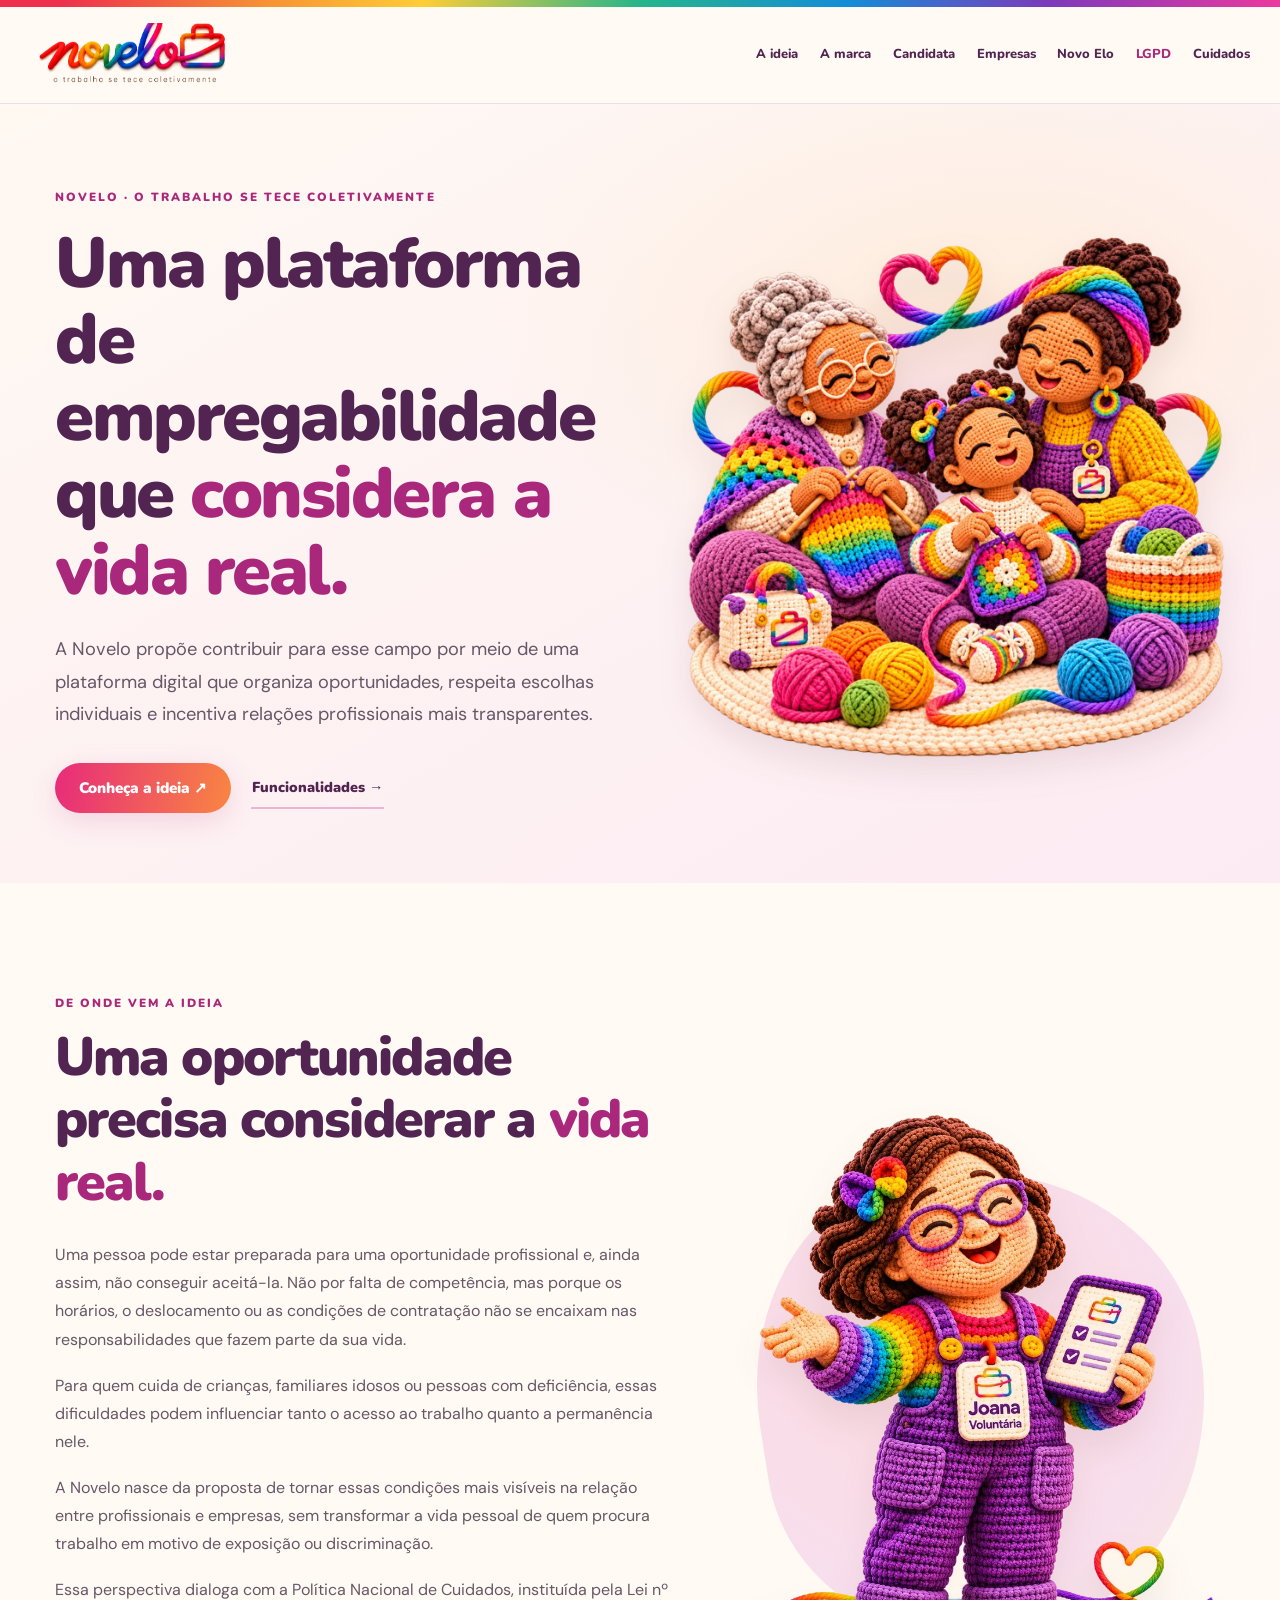
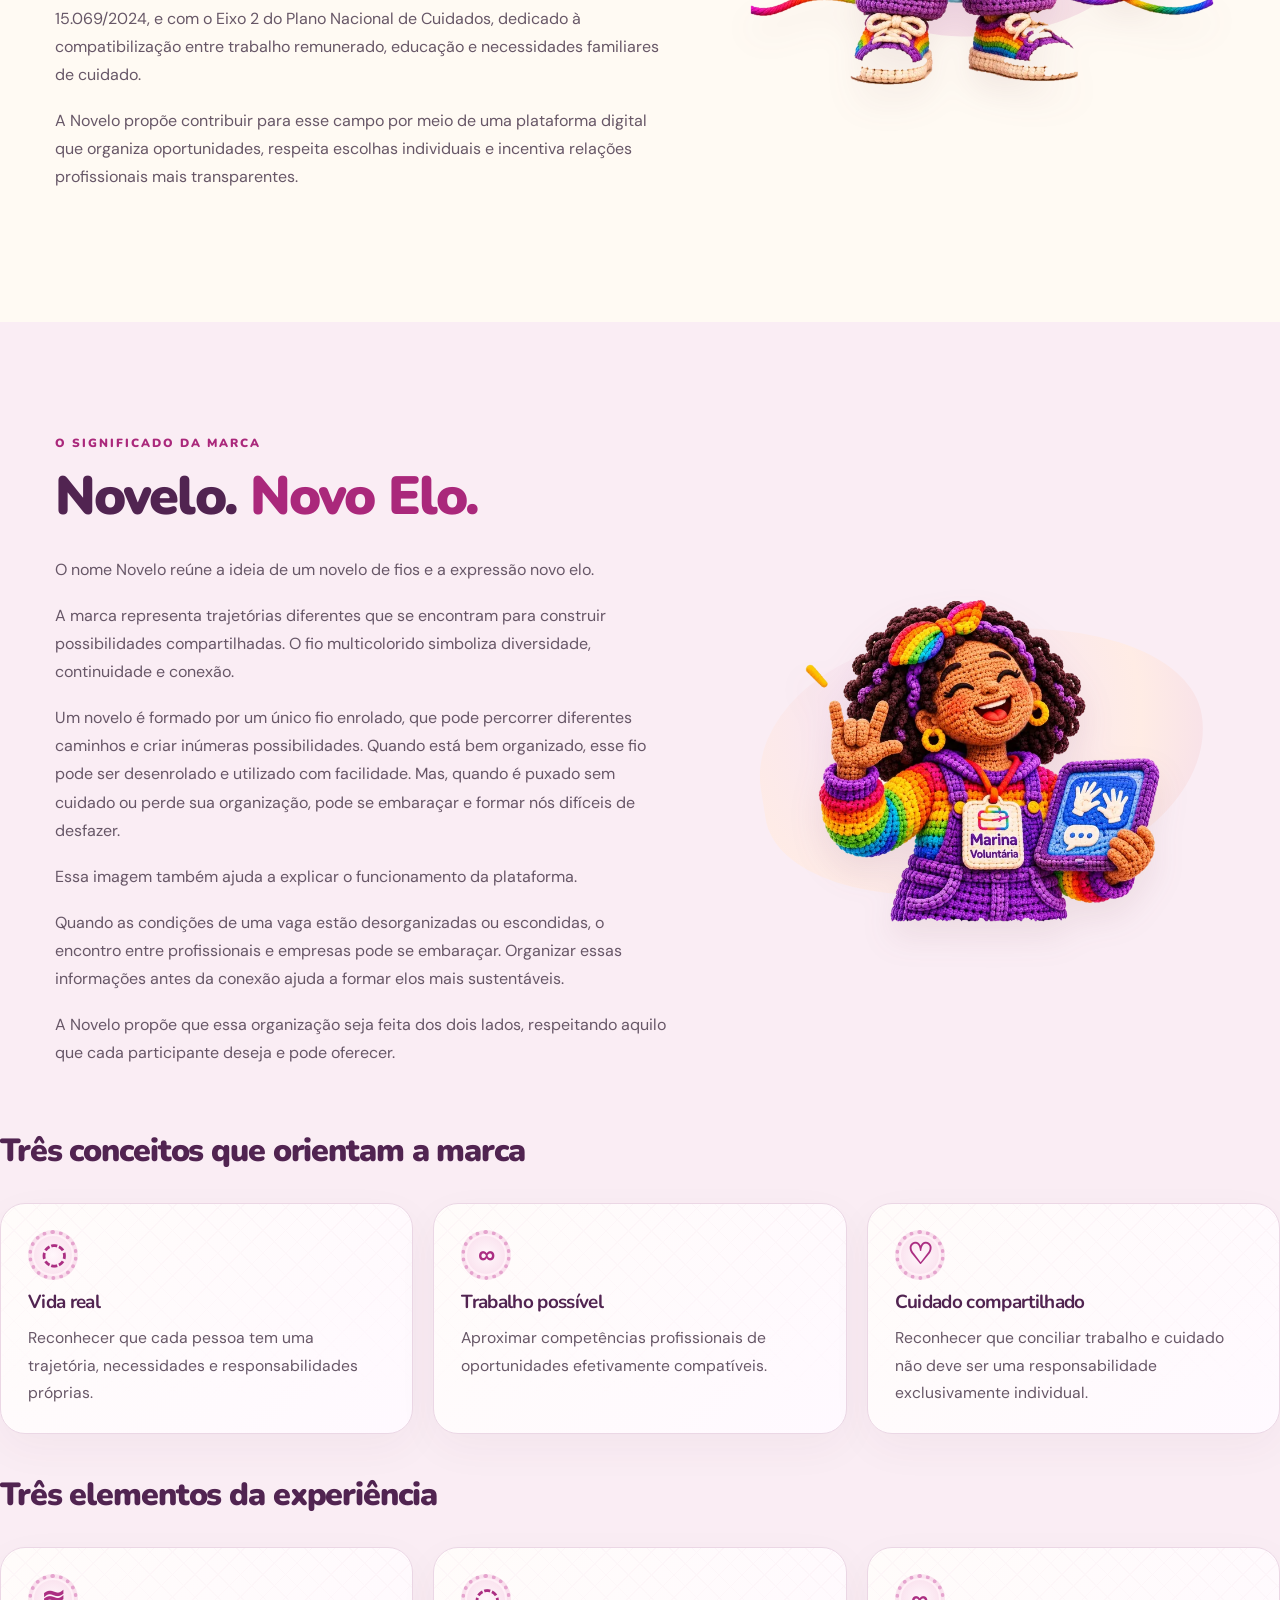
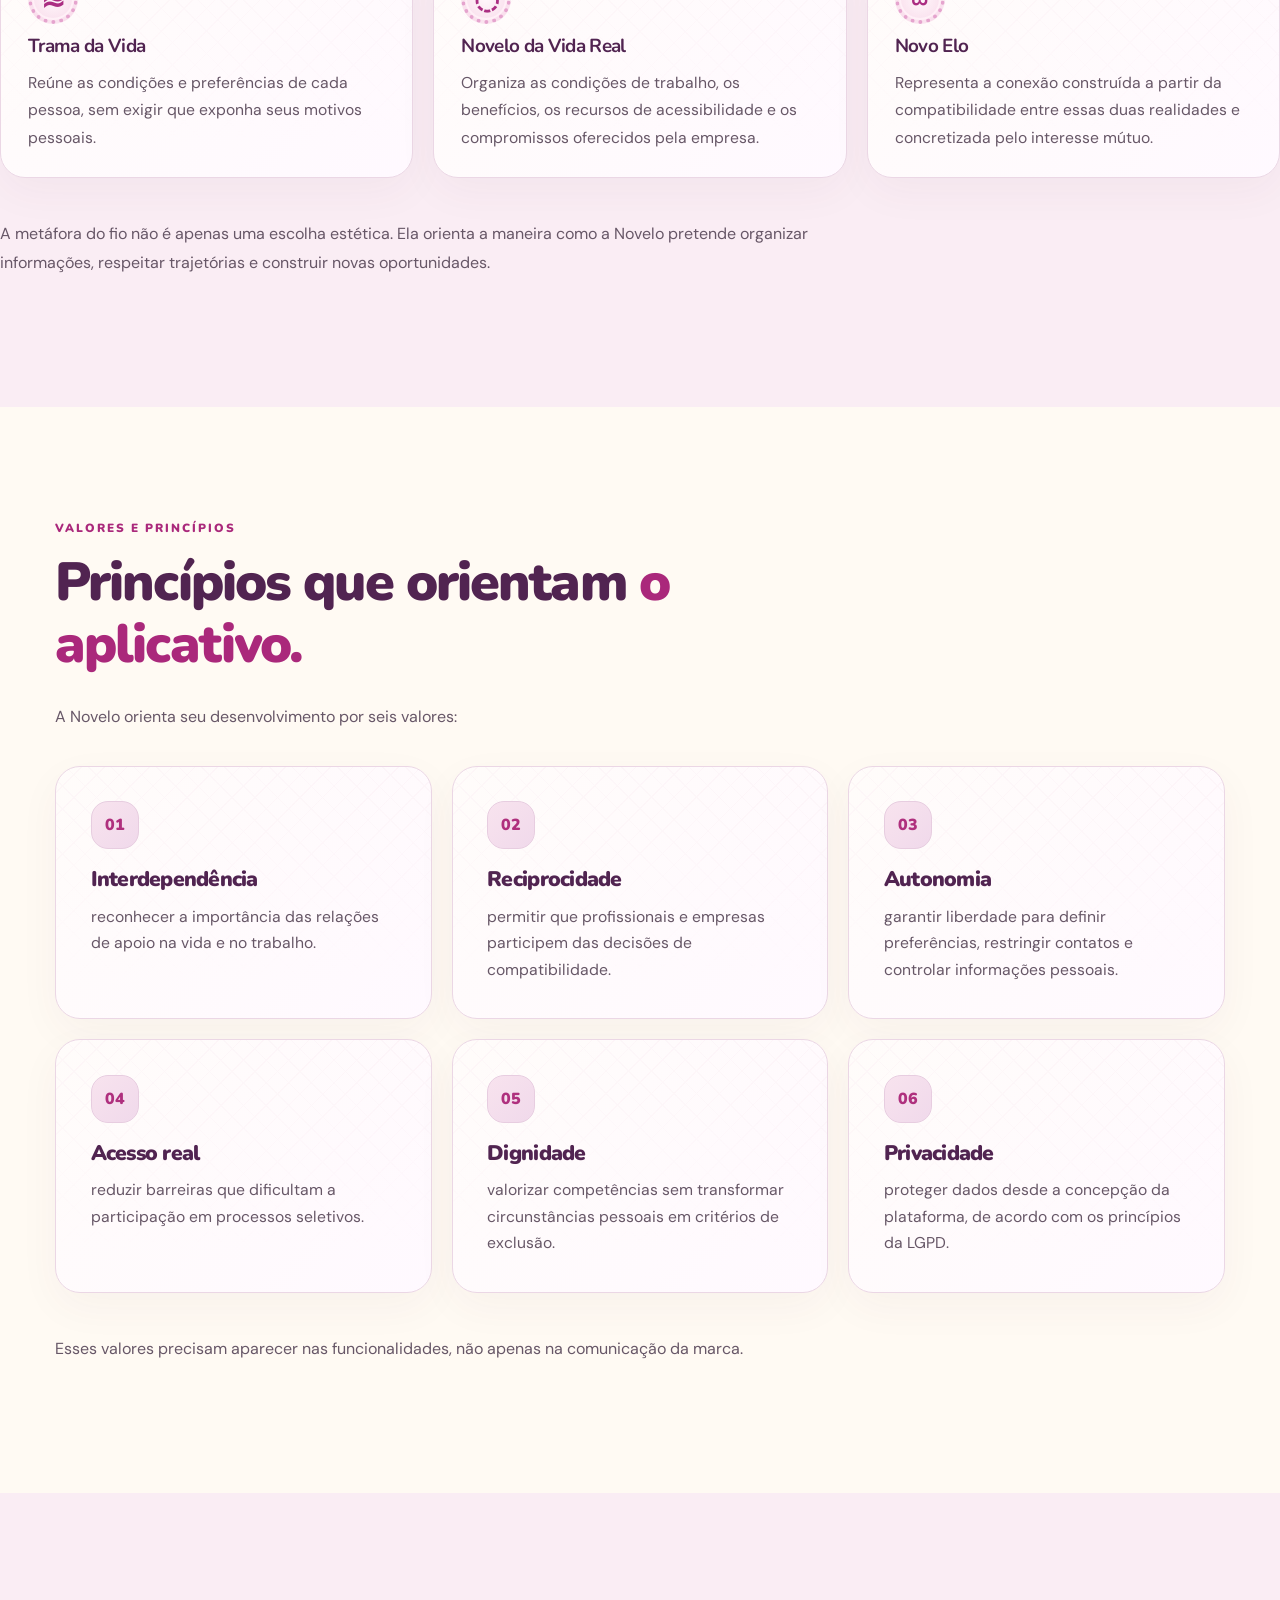
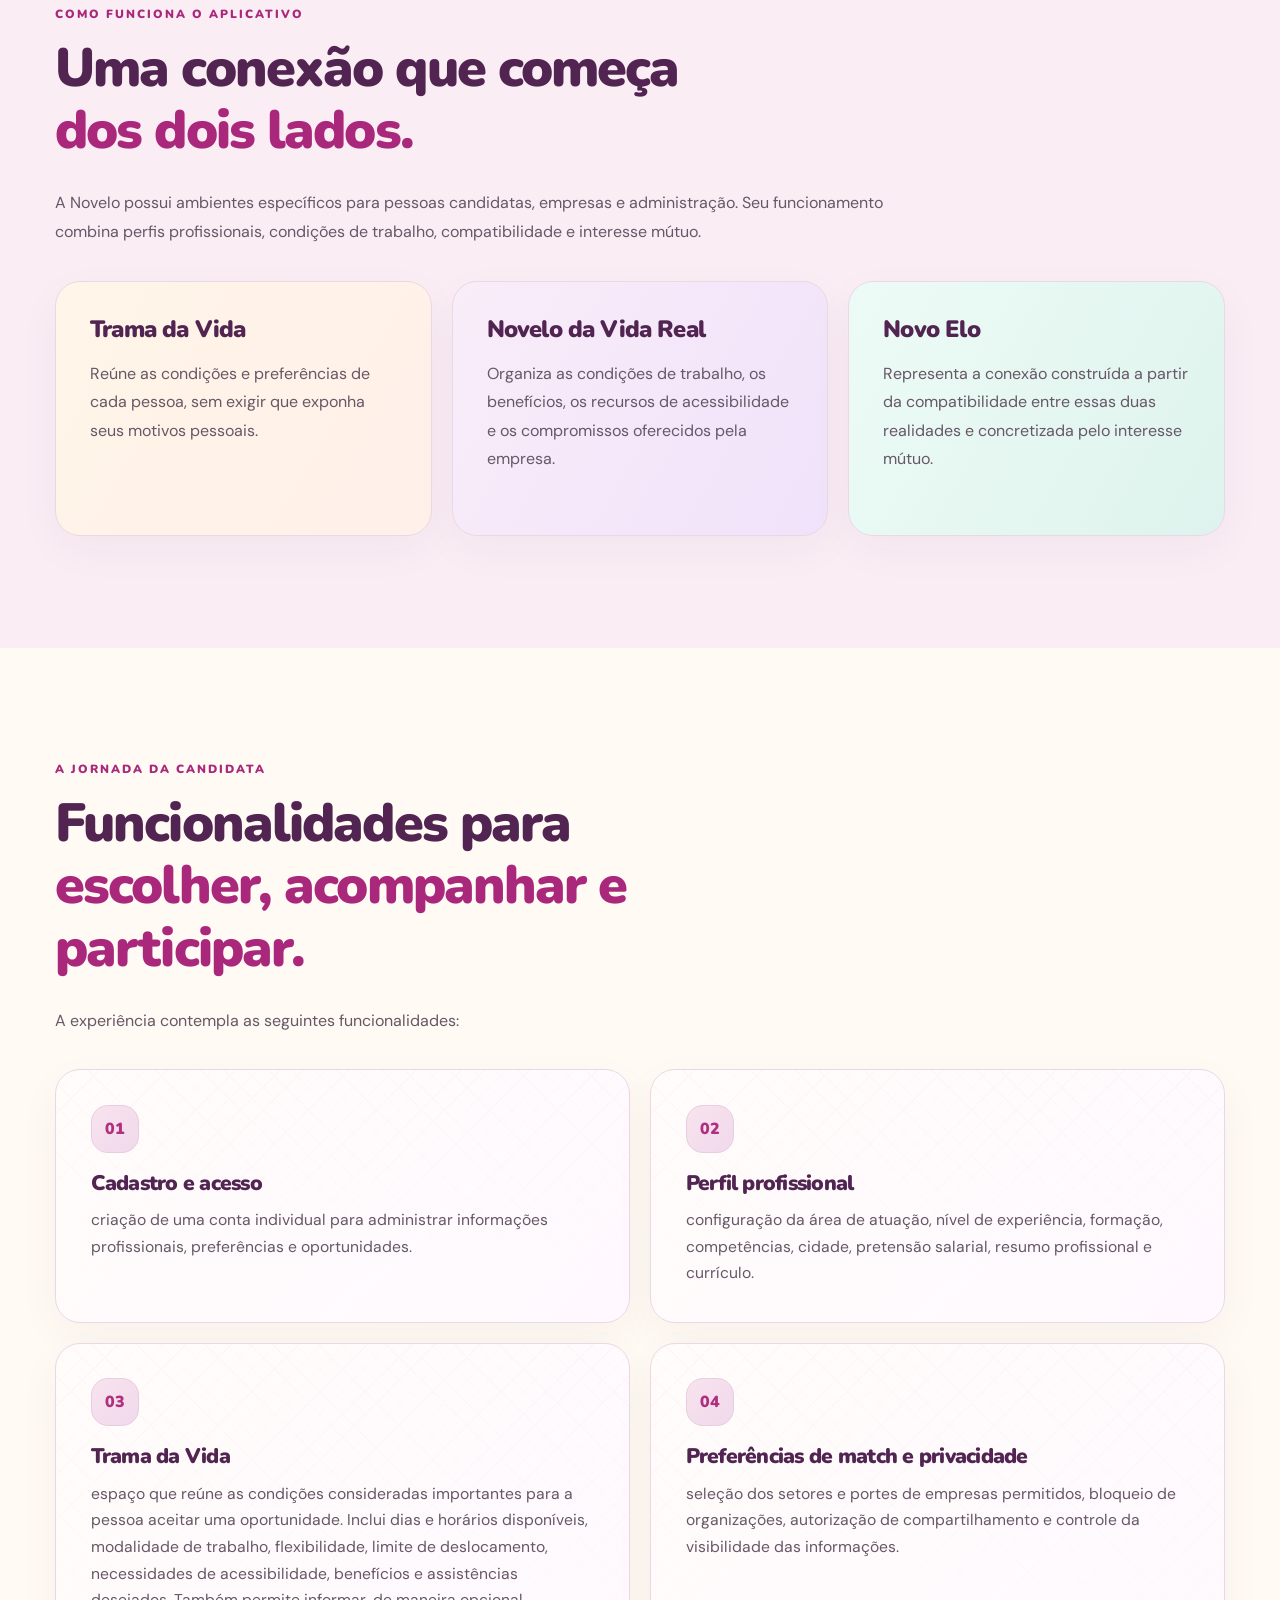
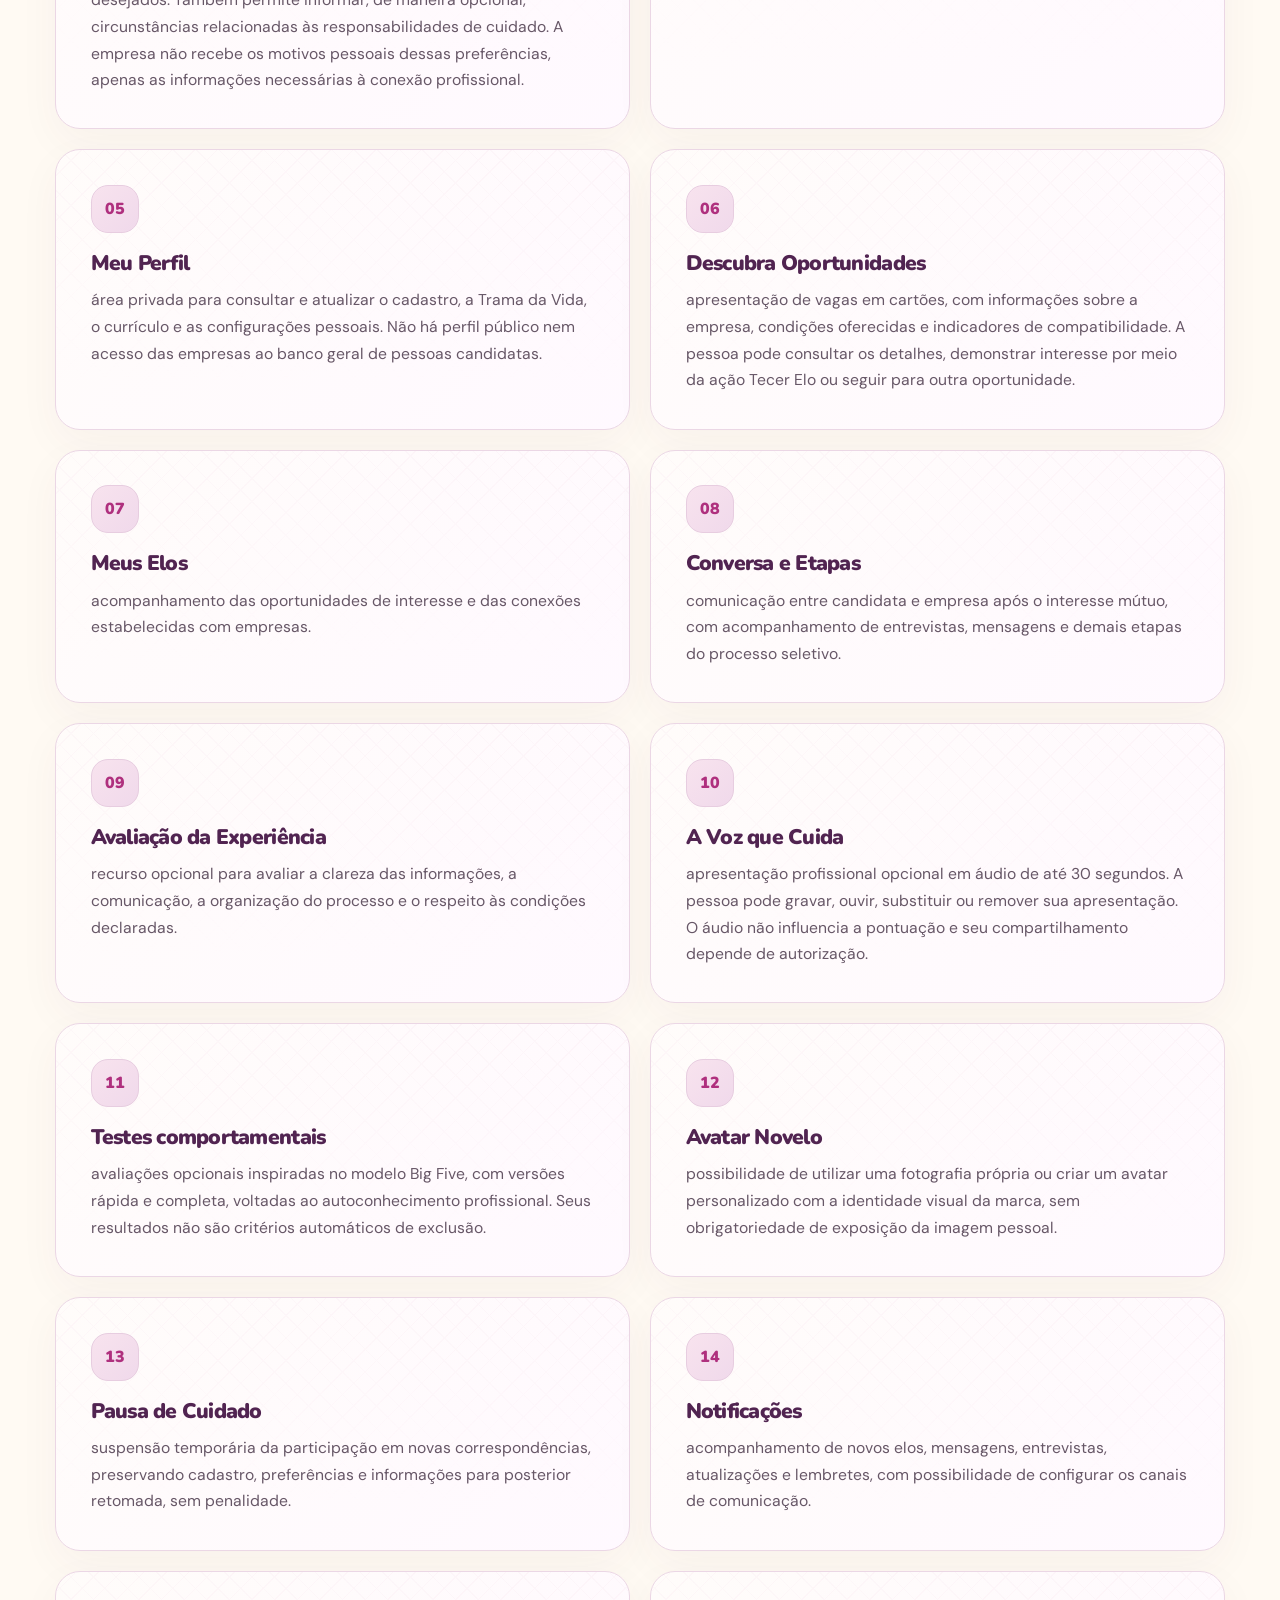
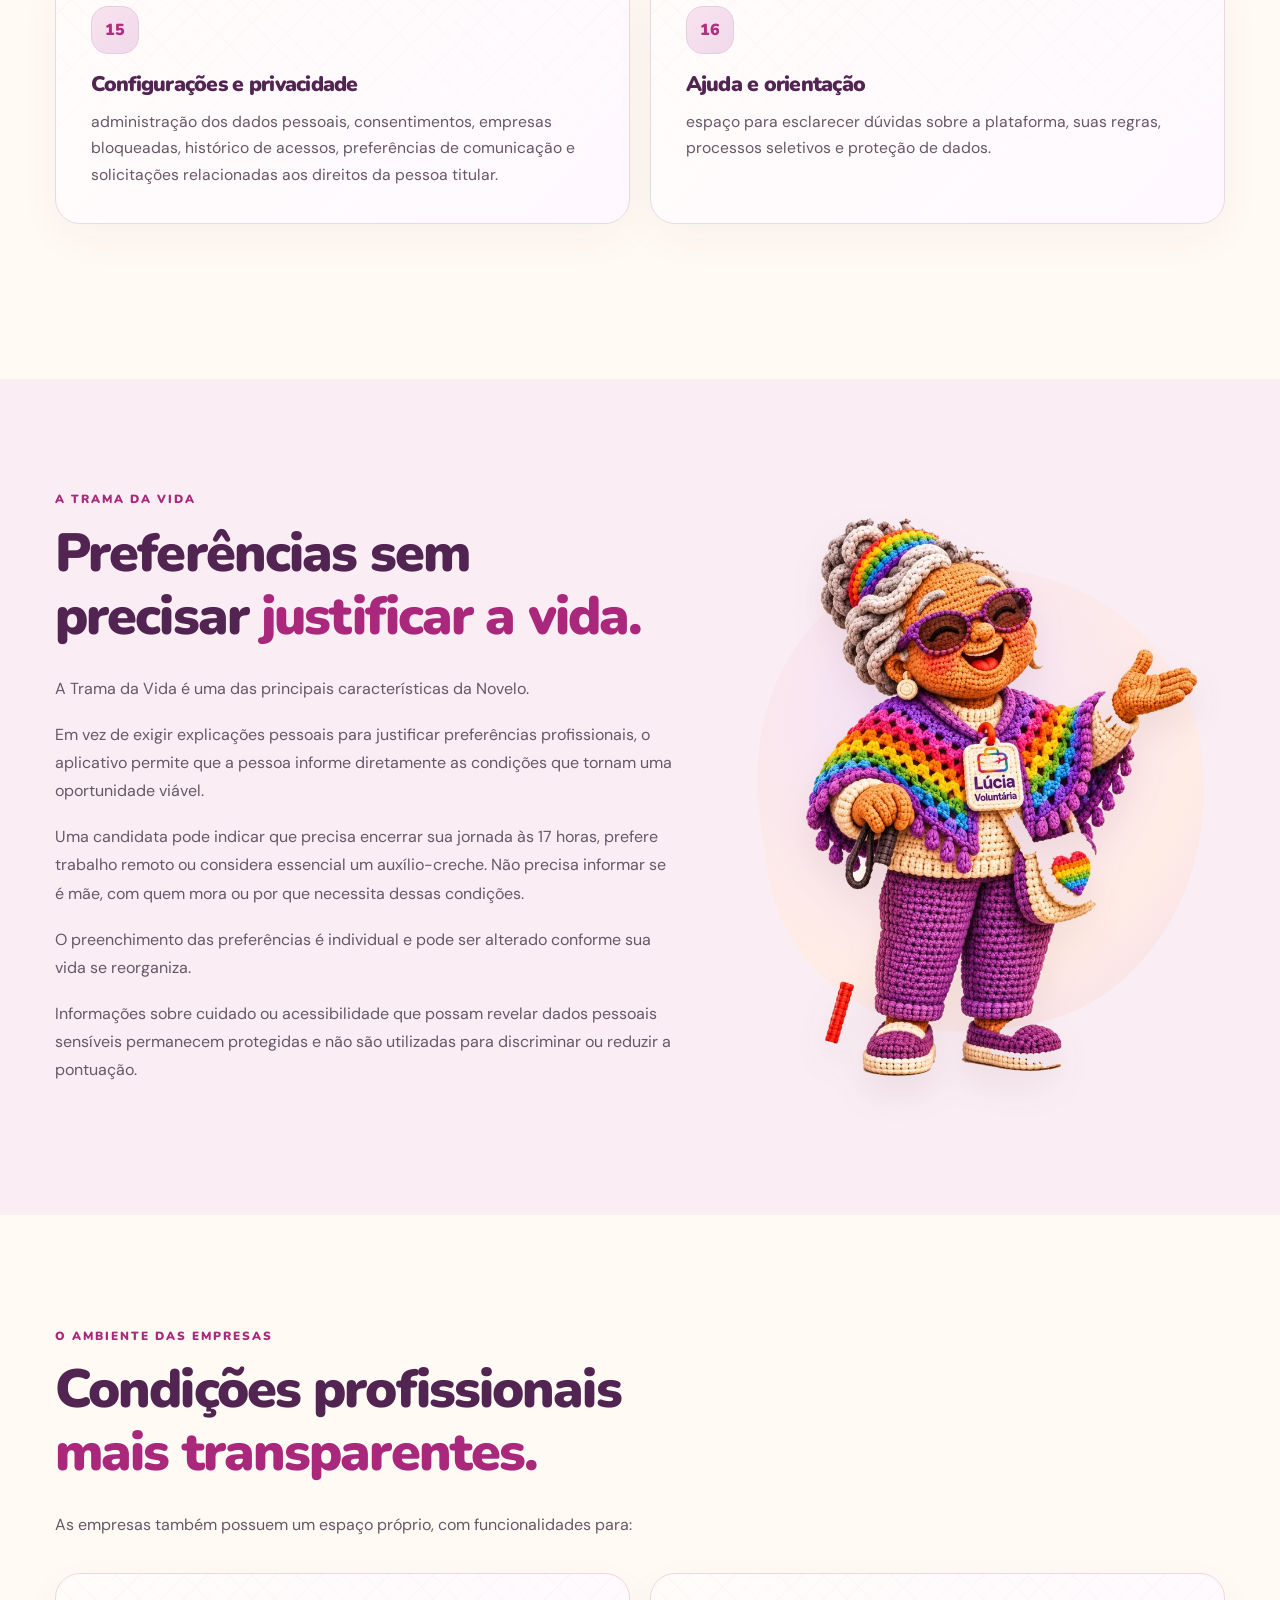
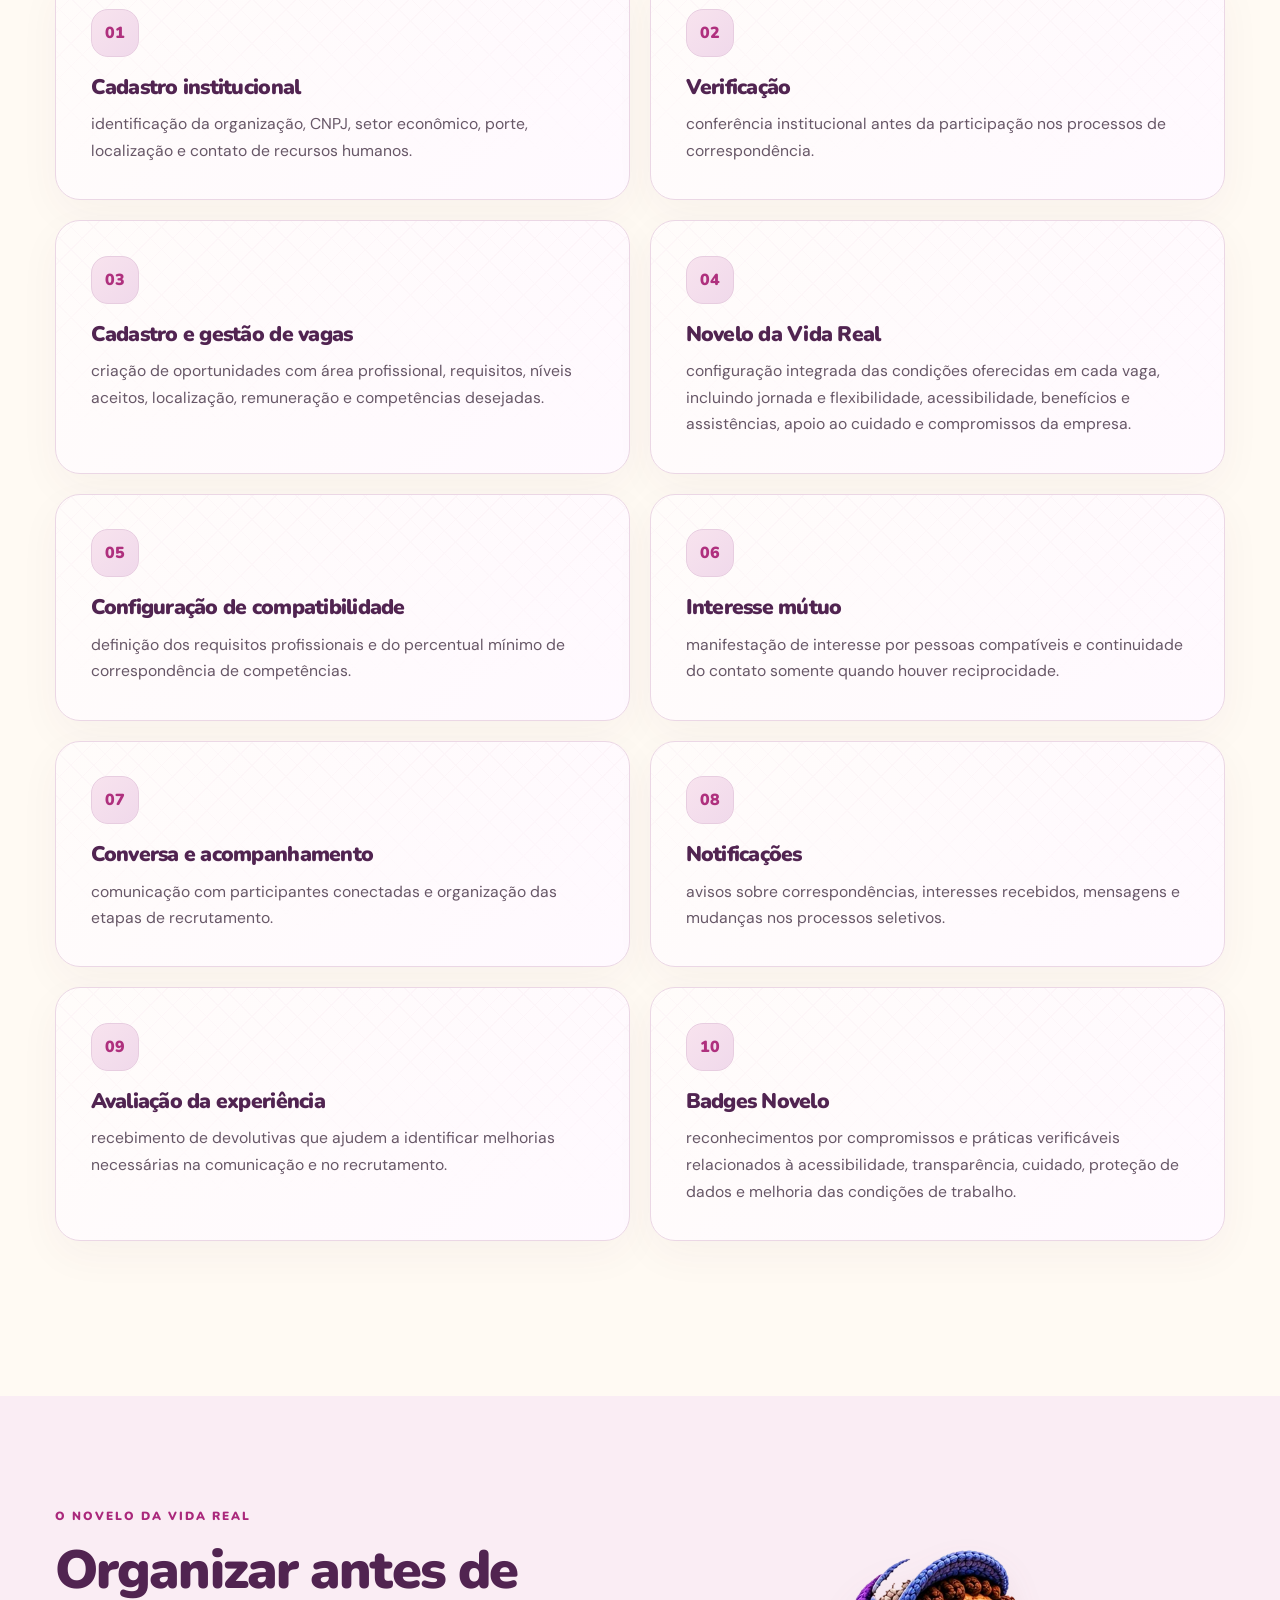
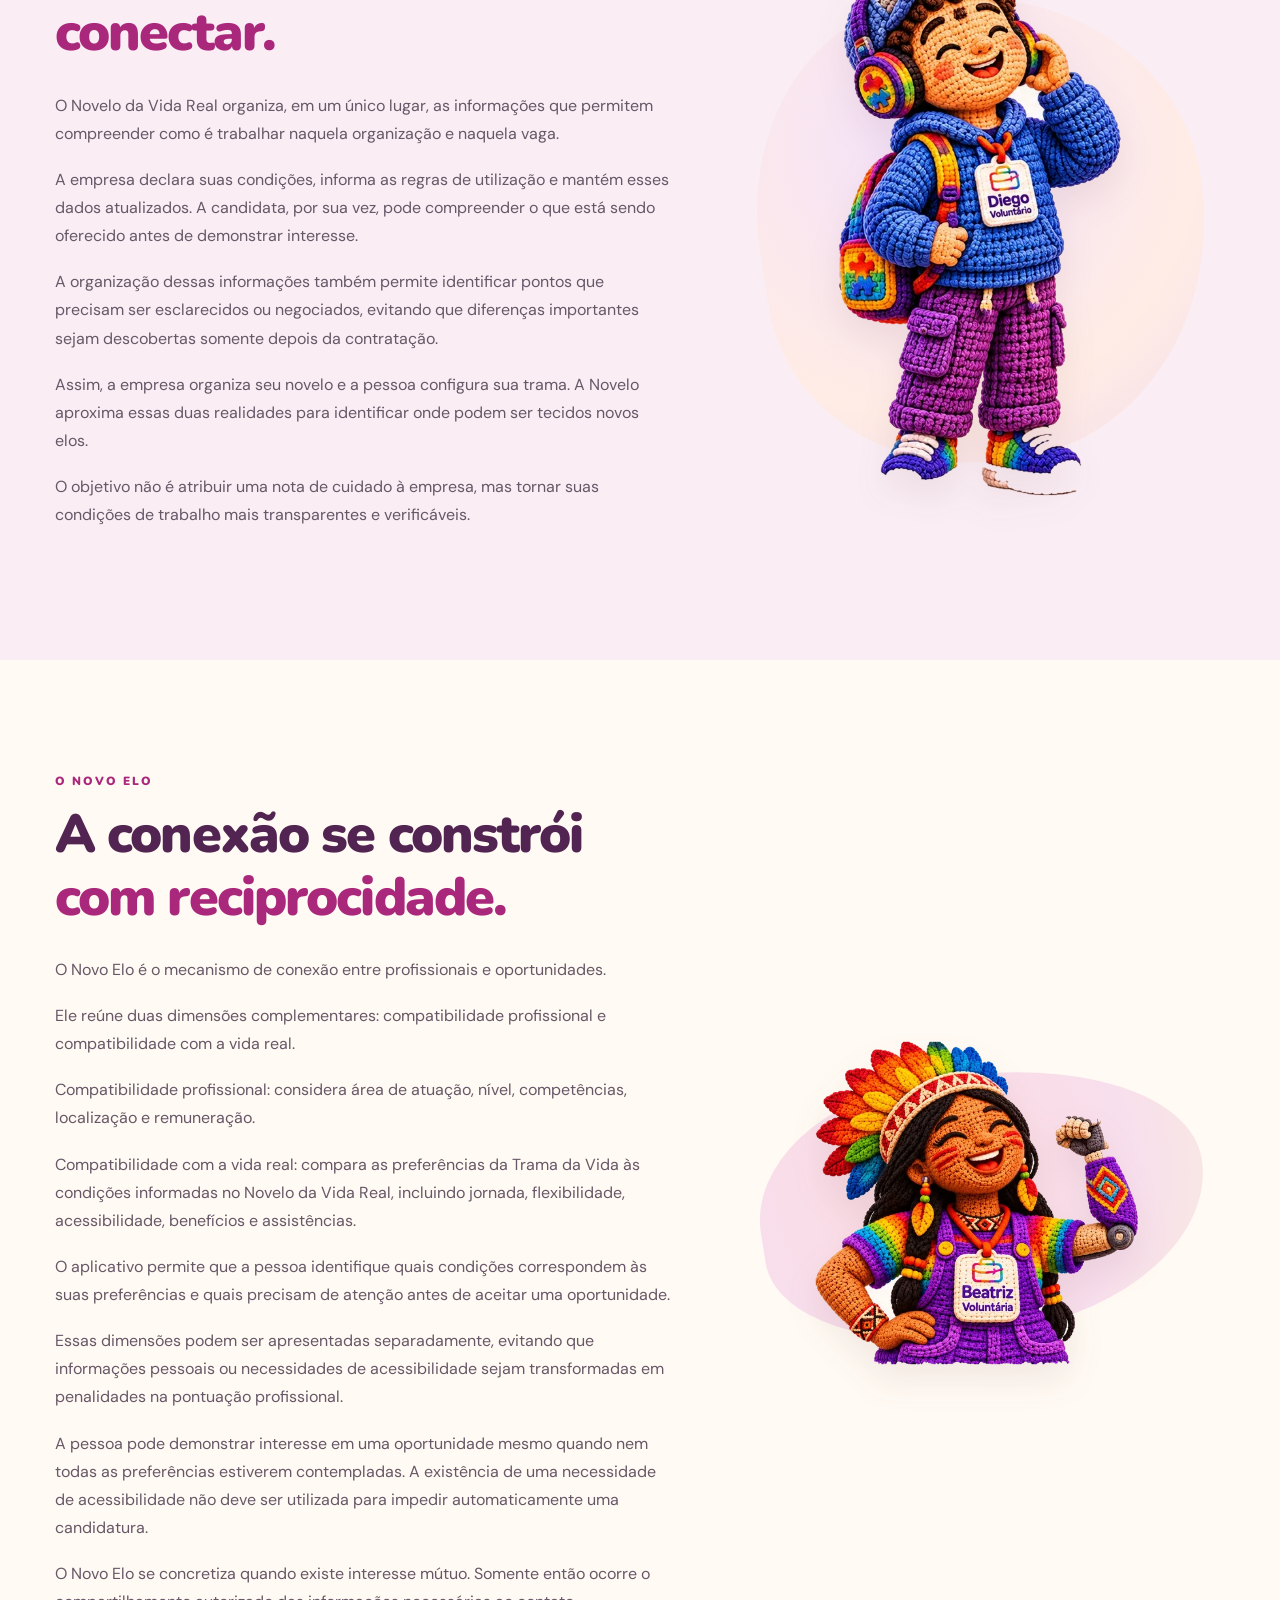
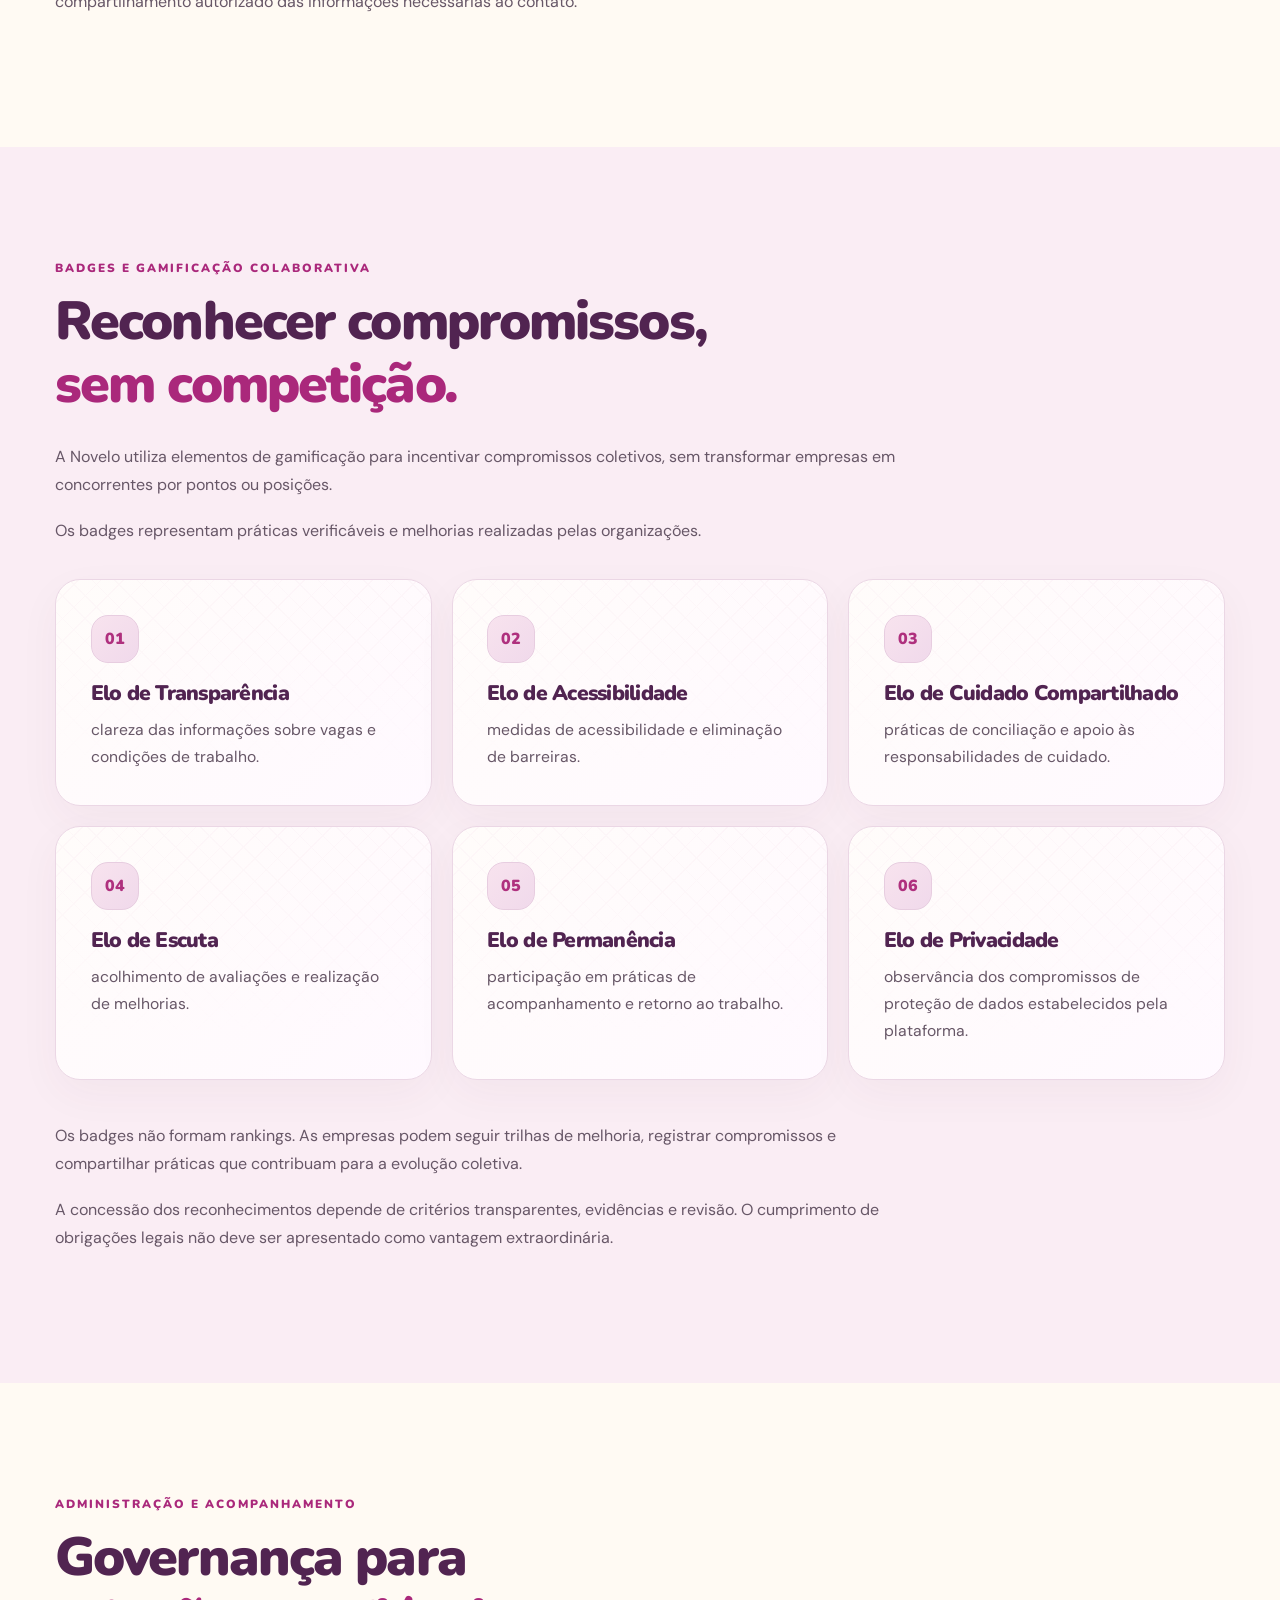
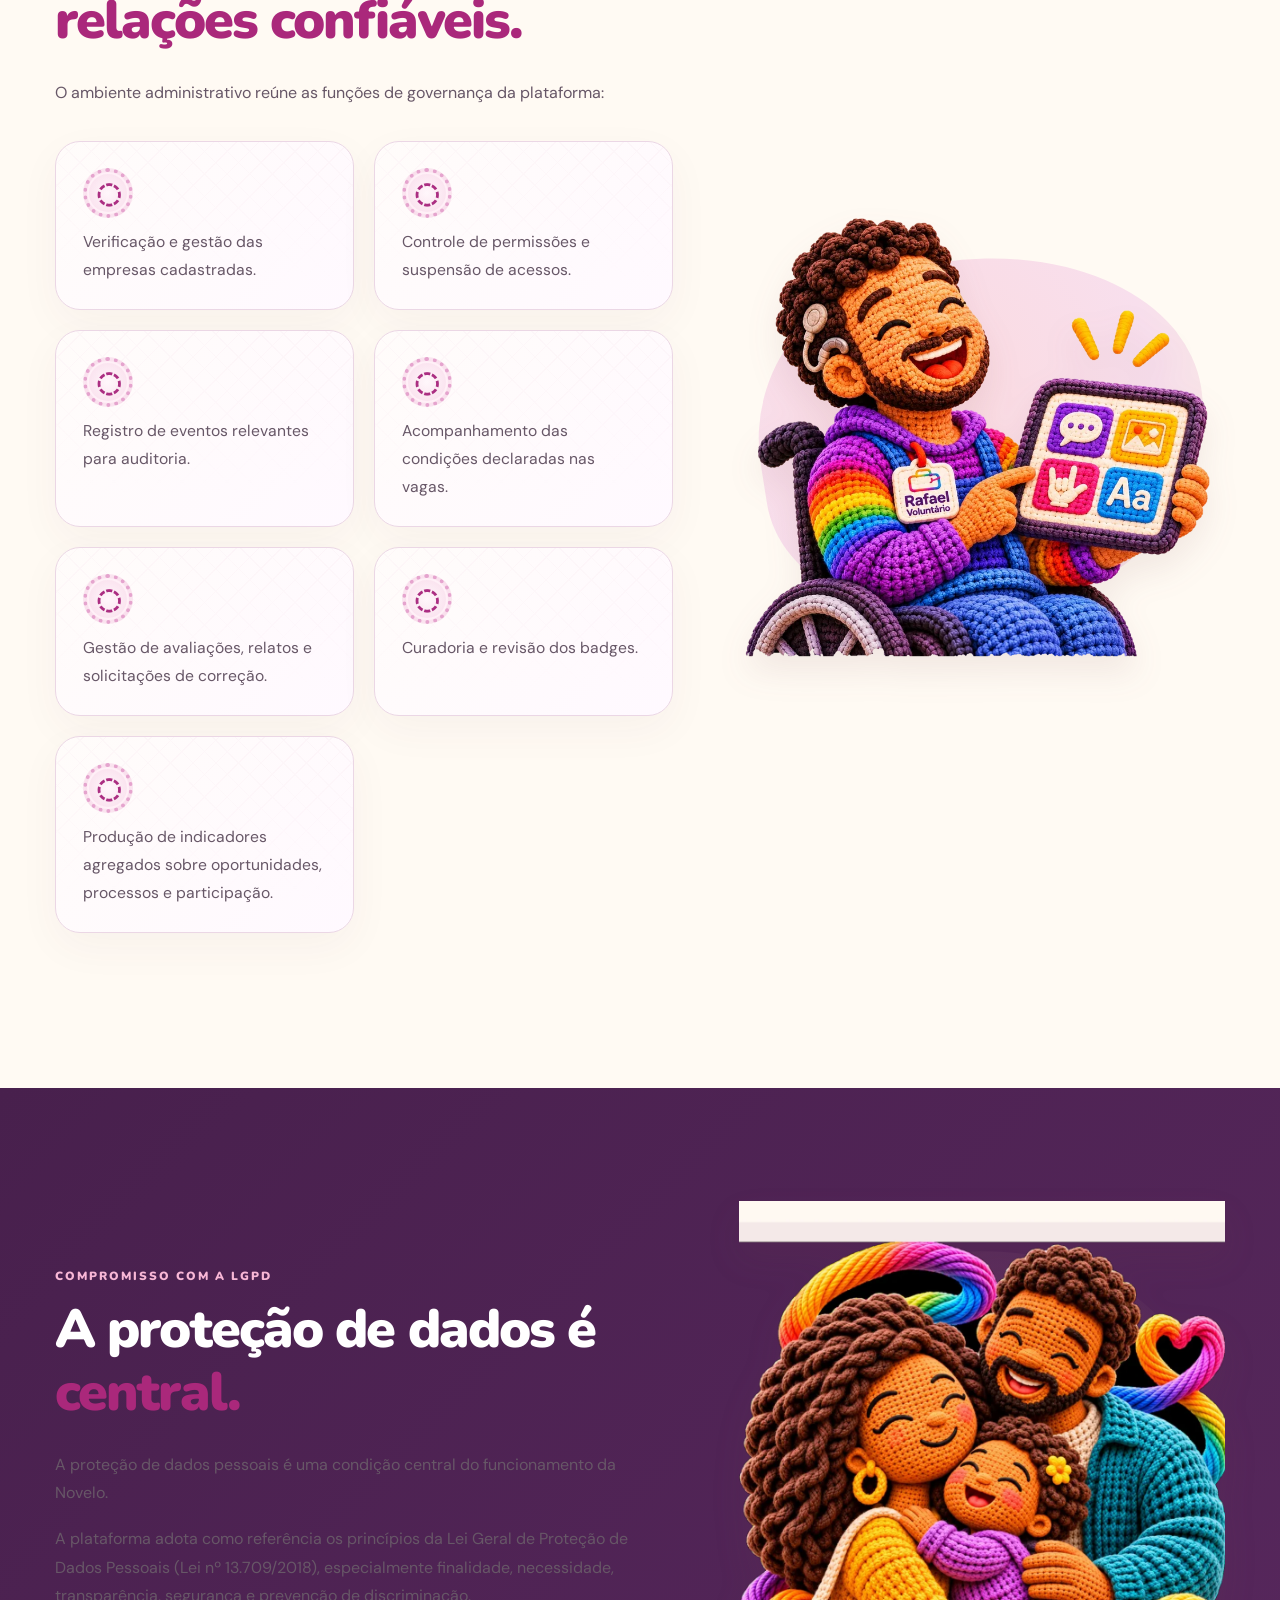
<file: demo/index.html>
<!DOCTYPE html>

<html lang="pt-BR">
<head>
<meta charset="utf-8"/><meta content="width=device-width,initial-scale=1,viewport-fit=cover" name="viewport"/>
<meta content="#fcf8f2" name="theme-color"/><meta content="Conheça a Novelo: uma plataforma de empregabilidade que considera competências, cuidado e condições reais de vida." name="description"/>
<title>Novelo | O trabalho se tece coletivamente</title>
<link href="https://fonts.googleapis.com" rel="preconnect"/><link crossorigin="" href="https://fonts.gstatic.com" rel="preconnect"/><link href="https://fonts.googleapis.com/css2?family=DM+Sans:wght@400;500;600;700&amp;family=Nunito:wght@400;500;600;700;800;900&amp;display=swap" rel="stylesheet"/>
<link href="styles.css" rel="stylesheet"/><script defer="" src="script.js"></script>
</head>
<body>
<a class="skip" href="#conteudo">Pular para o conteúdo</a>
<div aria-hidden="true" class="ribbon"></div>
<header class="header"><div class="nav-shell">
<a aria-label="Novelo, voltar ao início" class="brand" href="#inicio"><img alt="Novelo. O trabalho se tece coletivamente." src="assets/logo-novelo.png"/></a>
<button aria-controls="navMenu" aria-expanded="false" aria-label="Abrir menu" class="menu-button" id="menuToggle">☰</button>
<nav aria-label="Navegação principal" class="nav" id="navMenu"><a href="#ideia">A ideia</a><a href="#marca">A marca</a><a href="#jornada">Candidata</a><a href="#empresas">Empresas</a><a href="#novo-elo">Novo Elo</a><a href="#compromisso">LGPD</a><a href="#politica">Cuidados</a></nav>
</div></header>
<main id="conteudo">
<section class="hero" id="inicio"><div class="wrap hero-inner">
<div class="hero-copy" data-reveal=""><div class="eyebrow">NOVELO · O TRABALHO SE TECE COLETIVAMENTE</div><h1>Uma plataforma de empregabilidade que <span>considera a vida real.</span></h1>
<p class="hero-lead">A Novelo propõe contribuir para esse campo por meio de uma plataforma digital que organiza oportunidades, respeita escolhas individuais e incentiva relações profissionais mais transparentes.</p>
<div class="hero-actions"><a class="btn primary" href="#ideia">Conheça a ideia ↗</a><a class="text-link" href="#jornada">Funcionalidades →</a></div></div>
<div class="hero-visual" data-reveal=""><img alt="Três gerações tecendo juntas em crochê" src="assets/hero-familia.webp"/></div></div></section>
<section class="section" id="ideia"><div class="wrap split-section"><div><div class="section-eyebrow">DE ONDE VEM A IDEIA</div><h2>Uma oportunidade precisa considerar a <em>vida real.</em></h2><p>Uma pessoa pode estar preparada para uma oportunidade profissional e, ainda assim, não conseguir aceitá-la. Não por falta de competência, mas porque os horários, o deslocamento ou as condições de contratação não se encaixam nas responsabilidades que fazem parte da sua vida.</p>
<p>Para quem cuida de crianças, familiares idosos ou pessoas com deficiência, essas dificuldades podem influenciar tanto o acesso ao trabalho quanto a permanência nele.</p>
<p>A Novelo nasce da proposta de tornar essas condições mais visíveis na relação entre profissionais e empresas, sem transformar a vida pessoal de quem procura trabalho em motivo de exposição ou discriminação.</p>
<p>Essa perspectiva dialoga com a Política Nacional de Cuidados, instituída pela Lei nº 15.069/2024, e com o Eixo 2 do Plano Nacional de Cuidados, dedicado à compatibilização entre trabalho remunerado, educação e necessidades familiares de cuidado.</p>
<p>A Novelo propõe contribuir para esse campo por meio de uma plataforma digital que organiza oportunidades, respeita escolhas individuais e incentiva relações profissionais mais transparentes.</p></div><figure class="portrait" data-reveal=""><img alt="Joana, voluntária da Novelo" loading="lazy" src="assets/joana_voluntaria.svg"/></figure></div></section>
<section class="section section-tinted" id="marca"><div class="wrap split-section"><div><div class="section-eyebrow">O SIGNIFICADO DA MARCA</div><h2>Novelo. <em>Novo Elo.</em></h2><p>O nome Novelo reúne a ideia de um novelo de fios e a expressão novo elo.</p>
<p>A marca representa trajetórias diferentes que se encontram para construir possibilidades compartilhadas. O fio multicolorido simboliza diversidade, continuidade e conexão.</p>
<p>Um novelo é formado por um único fio enrolado, que pode percorrer diferentes caminhos e criar inúmeras possibilidades. Quando está bem organizado, esse fio pode ser desenrolado e utilizado com facilidade. Mas, quando é puxado sem cuidado ou perde sua organização, pode se embaraçar e formar nós difíceis de desfazer.</p>
<p>Essa imagem também ajuda a explicar o funcionamento da plataforma.</p>
<p>Quando as condições de uma vaga estão desorganizadas ou escondidas, o encontro entre profissionais e empresas pode se embaraçar. Organizar essas informações antes da conexão ajuda a formar elos mais sustentáveis.</p>
<p>A Novelo propõe que essa organização seja feita dos dois lados, respeitando aquilo que cada participante deseja e pode oferecer.</p></div><figure class="portrait" data-reveal=""><img alt="Marina, voluntária da Novelo" loading="lazy" src="assets/marina_voluntaria.svg"/></figure></div><div class="full-row"><h3 class="subheading">Três conceitos que orientam a marca</h3><div class="thread-cards"><article class="thread-card" data-reveal=""><span aria-hidden="true" class="thread-icon">◌</span><h4>Vida real</h4><p>Reconhecer que cada pessoa tem uma trajetória, necessidades e responsabilidades próprias.</p></article><article class="thread-card" data-reveal=""><span aria-hidden="true" class="thread-icon">∞</span><h4>Trabalho possível</h4><p>Aproximar competências profissionais de oportunidades efetivamente compatíveis.</p></article><article class="thread-card" data-reveal=""><span aria-hidden="true" class="thread-icon">♡</span><h4>Cuidado compartilhado</h4><p>Reconhecer que conciliar trabalho e cuidado não deve ser uma responsabilidade exclusivamente individual.</p></article></div><h3 class="subheading">Três elementos da experiência</h3><div class="thread-cards"><article class="thread-card" data-reveal=""><span aria-hidden="true" class="thread-icon">≋</span><h4>Trama da Vida</h4><p>Reúne as condições e preferências de cada pessoa, sem exigir que exponha seus motivos pessoais.</p></article><article class="thread-card" data-reveal=""><span aria-hidden="true" class="thread-icon">◌</span><h4>Novelo da Vida Real</h4><p>Organiza as condições de trabalho, os benefícios, os recursos de acessibilidade e os compromissos oferecidos pela empresa.</p></article><article class="thread-card" data-reveal=""><span aria-hidden="true" class="thread-icon">∞</span><h4>Novo Elo</h4><p>Representa a conexão construída a partir da compatibilidade entre essas duas realidades e concretizada pelo interesse mútuo.</p></article></div><p>A metáfora do fio não é apenas uma escolha estética. Ela orienta a maneira como a Novelo pretende organizar informações, respeitar trajetórias e construir novas oportunidades.</p></div></section>
<section class="section" id="como-funciona"><div class="wrap"><div class="section-eyebrow">VALORES E PRINCÍPIOS</div><h2>Princípios que orientam <em>o aplicativo.</em></h2><p>A Novelo orienta seu desenvolvimento por seis valores:</p><div class="card-grid"><article class="item-card" data-reveal=""><span aria-hidden="true" class="item-number">01</span><h3>Interdependência</h3><p>reconhecer a importância das relações de apoio na vida e no trabalho.</p></article>
<article class="item-card" data-reveal=""><span aria-hidden="true" class="item-number">02</span><h3>Reciprocidade</h3><p>permitir que profissionais e empresas participem das decisões de compatibilidade.</p></article>
<article class="item-card" data-reveal=""><span aria-hidden="true" class="item-number">03</span><h3>Autonomia</h3><p>garantir liberdade para definir preferências, restringir contatos e controlar informações pessoais.</p></article>
<article class="item-card" data-reveal=""><span aria-hidden="true" class="item-number">04</span><h3>Acesso real</h3><p>reduzir barreiras que dificultam a participação em processos seletivos.</p></article>
<article class="item-card" data-reveal=""><span aria-hidden="true" class="item-number">05</span><h3>Dignidade</h3><p>valorizar competências sem transformar circunstâncias pessoais em critérios de exclusão.</p></article>
<article class="item-card" data-reveal=""><span aria-hidden="true" class="item-number">06</span><h3>Privacidade</h3><p>proteger dados desde a concepção da plataforma, de acordo com os princípios da LGPD.</p></article></div><p>Esses valores precisam aparecer nas funcionalidades, não apenas na comunicação da marca.</p></div></section>
<section class="section section-tinted" id="conceitos"><div class="wrap"><div class="section-eyebrow">COMO FUNCIONA O APLICATIVO</div><h2>Uma conexão que começa <em>dos dois lados.</em></h2><p>A Novelo possui ambientes específicos para pessoas candidatas, empresas e administração. Seu funcionamento combina perfis profissionais, condições de trabalho, compatibilidade e interesse mútuo.</p><div class="concept-grid"><article class="concept peach"><h3>Trama da Vida</h3><p>Reúne as condições e preferências de cada pessoa, sem exigir que exponha seus motivos pessoais.</p></article><article class="concept violet"><h3>Novelo da Vida Real</h3><p>Organiza as condições de trabalho, os benefícios, os recursos de acessibilidade e os compromissos oferecidos pela empresa.</p></article><article class="concept mint"><h3>Novo Elo</h3><p>Representa a conexão construída a partir da compatibilidade entre essas duas realidades e concretizada pelo interesse mútuo.</p></article></div></div></section>
<section class="section" id="jornada"><div class="wrap"><div class="section-eyebrow">A JORNADA DA CANDIDATA</div><h2>Funcionalidades para <em>escolher, acompanhar e participar.</em></h2><p>A experiência contempla as seguintes funcionalidades:</p><div class="feature-catalog"><article class="item-card" data-reveal=""><span aria-hidden="true" class="item-number">01</span><h3>Cadastro e acesso</h3><p>criação de uma conta individual para administrar informações profissionais, preferências e oportunidades.</p></article>
<article class="item-card" data-reveal=""><span aria-hidden="true" class="item-number">02</span><h3>Perfil profissional</h3><p>configuração da área de atuação, nível de experiência, formação, competências, cidade, pretensão salarial, resumo profissional e currículo.</p></article>
<article class="item-card" data-reveal=""><span aria-hidden="true" class="item-number">03</span><h3>Trama da Vida</h3><p>espaço que reúne as condições consideradas importantes para a pessoa aceitar uma oportunidade. Inclui dias e horários disponíveis, modalidade de trabalho, flexibilidade, limite de deslocamento, necessidades de acessibilidade, benefícios e assistências desejados. Também permite informar, de maneira opcional, circunstâncias relacionadas às responsabilidades de cuidado. A empresa não recebe os motivos pessoais dessas preferências, apenas as informações necessárias à conexão profissional.</p></article>
<article class="item-card" data-reveal=""><span aria-hidden="true" class="item-number">04</span><h3>Preferências de match e privacidade</h3><p>seleção dos setores e portes de empresas permitidos, bloqueio de organizações, autorização de compartilhamento e controle da visibilidade das informações.</p></article>
<article class="item-card" data-reveal=""><span aria-hidden="true" class="item-number">05</span><h3>Meu Perfil</h3><p>área privada para consultar e atualizar o cadastro, a Trama da Vida, o currículo e as configurações pessoais. Não há perfil público nem acesso das empresas ao banco geral de pessoas candidatas.</p></article>
<article class="item-card" data-reveal=""><span aria-hidden="true" class="item-number">06</span><h3>Descubra Oportunidades</h3><p>apresentação de vagas em cartões, com informações sobre a empresa, condições oferecidas e indicadores de compatibilidade. A pessoa pode consultar os detalhes, demonstrar interesse por meio da ação Tecer Elo ou seguir para outra oportunidade.</p></article>
<article class="item-card" data-reveal=""><span aria-hidden="true" class="item-number">07</span><h3>Meus Elos</h3><p>acompanhamento das oportunidades de interesse e das conexões estabelecidas com empresas.</p></article>
<article class="item-card" data-reveal=""><span aria-hidden="true" class="item-number">08</span><h3>Conversa e Etapas</h3><p>comunicação entre candidata e empresa após o interesse mútuo, com acompanhamento de entrevistas, mensagens e demais etapas do processo seletivo.</p></article>
<article class="item-card" data-reveal=""><span aria-hidden="true" class="item-number">09</span><h3>Avaliação da Experiência</h3><p>recurso opcional para avaliar a clareza das informações, a comunicação, a organização do processo e o respeito às condições declaradas.</p></article>
<article class="item-card" data-reveal=""><span aria-hidden="true" class="item-number">10</span><h3>A Voz que Cuida</h3><p>apresentação profissional opcional em áudio de até 30 segundos. A pessoa pode gravar, ouvir, substituir ou remover sua apresentação. O áudio não influencia a pontuação e seu compartilhamento depende de autorização.</p></article>
<article class="item-card" data-reveal=""><span aria-hidden="true" class="item-number">11</span><h3>Testes comportamentais</h3><p>avaliações opcionais inspiradas no modelo Big Five, com versões rápida e completa, voltadas ao autoconhecimento profissional. Seus resultados não são critérios automáticos de exclusão.</p></article>
<article class="item-card" data-reveal=""><span aria-hidden="true" class="item-number">12</span><h3>Avatar Novelo</h3><p>possibilidade de utilizar uma fotografia própria ou criar um avatar personalizado com a identidade visual da marca, sem obrigatoriedade de exposição da imagem pessoal.</p></article>
<article class="item-card" data-reveal=""><span aria-hidden="true" class="item-number">13</span><h3>Pausa de Cuidado</h3><p>suspensão temporária da participação em novas correspondências, preservando cadastro, preferências e informações para posterior retomada, sem penalidade.</p></article>
<article class="item-card" data-reveal=""><span aria-hidden="true" class="item-number">14</span><h3>Notificações</h3><p>acompanhamento de novos elos, mensagens, entrevistas, atualizações e lembretes, com possibilidade de configurar os canais de comunicação.</p></article>
<article class="item-card" data-reveal=""><span aria-hidden="true" class="item-number">15</span><h3>Configurações e privacidade</h3><p>administração dos dados pessoais, consentimentos, empresas bloqueadas, histórico de acessos, preferências de comunicação e solicitações relacionadas aos direitos da pessoa titular.</p></article>
<article class="item-card" data-reveal=""><span aria-hidden="true" class="item-number">16</span><h3>Ajuda e orientação</h3><p>espaço para esclarecer dúvidas sobre a plataforma, suas regras, processos seletivos e proteção de dados.</p></article></div></div></section>
<section class="section section-tinted" id="trama"><div class="wrap split-section"><div><div class="section-eyebrow">A TRAMA DA VIDA</div><h2>Preferências sem precisar <em>justificar a vida.</em></h2><p>A Trama da Vida é uma das principais características da Novelo.</p>
<p>Em vez de exigir explicações pessoais para justificar preferências profissionais, o aplicativo permite que a pessoa informe diretamente as condições que tornam uma oportunidade viável.</p>
<p>Uma candidata pode indicar que precisa encerrar sua jornada às 17 horas, prefere trabalho remoto ou considera essencial um auxílio-creche. Não precisa informar se é mãe, com quem mora ou por que necessita dessas condições.</p>
<p>O preenchimento das preferências é individual e pode ser alterado conforme sua vida se reorganiza.</p>
<p>Informações sobre cuidado ou acessibilidade que possam revelar dados pessoais sensíveis permanecem protegidas e não são utilizadas para discriminar ou reduzir a pontuação.</p></div><figure class="portrait" data-reveal=""><img alt="Lúcia, voluntária da Novelo" loading="lazy" src="assets/lucia_voluntaria.svg"/></figure></div></section>
<section class="section" id="empresas"><div class="wrap"><div class="section-eyebrow">O AMBIENTE DAS EMPRESAS</div><h2>Condições profissionais <em>mais transparentes.</em></h2><p>As empresas também possuem um espaço próprio, com funcionalidades para:</p><div class="feature-catalog"><article class="item-card" data-reveal=""><span aria-hidden="true" class="item-number">01</span><h3>Cadastro institucional</h3><p>identificação da organização, CNPJ, setor econômico, porte, localização e contato de recursos humanos.</p></article>
<article class="item-card" data-reveal=""><span aria-hidden="true" class="item-number">02</span><h3>Verificação</h3><p>conferência institucional antes da participação nos processos de correspondência.</p></article>
<article class="item-card" data-reveal=""><span aria-hidden="true" class="item-number">03</span><h3>Cadastro e gestão de vagas</h3><p>criação de oportunidades com área profissional, requisitos, níveis aceitos, localização, remuneração e competências desejadas.</p></article>
<article class="item-card" data-reveal=""><span aria-hidden="true" class="item-number">04</span><h3>Novelo da Vida Real</h3><p>configuração integrada das condições oferecidas em cada vaga, incluindo jornada e flexibilidade, acessibilidade, benefícios e assistências, apoio ao cuidado e compromissos da empresa.</p></article>
<article class="item-card" data-reveal=""><span aria-hidden="true" class="item-number">05</span><h3>Configuração de compatibilidade</h3><p>definição dos requisitos profissionais e do percentual mínimo de correspondência de competências.</p></article>
<article class="item-card" data-reveal=""><span aria-hidden="true" class="item-number">06</span><h3>Interesse mútuo</h3><p>manifestação de interesse por pessoas compatíveis e continuidade do contato somente quando houver reciprocidade.</p></article>
<article class="item-card" data-reveal=""><span aria-hidden="true" class="item-number">07</span><h3>Conversa e acompanhamento</h3><p>comunicação com participantes conectadas e organização das etapas de recrutamento.</p></article>
<article class="item-card" data-reveal=""><span aria-hidden="true" class="item-number">08</span><h3>Notificações</h3><p>avisos sobre correspondências, interesses recebidos, mensagens e mudanças nos processos seletivos.</p></article>
<article class="item-card" data-reveal=""><span aria-hidden="true" class="item-number">09</span><h3>Avaliação da experiência</h3><p>recebimento de devolutivas que ajudem a identificar melhorias necessárias na comunicação e no recrutamento.</p></article>
<article class="item-card" data-reveal=""><span aria-hidden="true" class="item-number">10</span><h3>Badges Novelo</h3><p>reconhecimentos por compromissos e práticas verificáveis relacionados à acessibilidade, transparência, cuidado, proteção de dados e melhoria das condições de trabalho.</p></article></div></div></section>
<section class="section section-tinted" id="novelo-real"><div class="wrap split-section"><div><div class="section-eyebrow">O NOVELO DA VIDA REAL</div><h2>Organizar antes de <em>conectar.</em></h2><p>O Novelo da Vida Real organiza, em um único lugar, as informações que permitem compreender como é trabalhar naquela organização e naquela vaga.</p>
<p>A empresa declara suas condições, informa as regras de utilização e mantém esses dados atualizados. A candidata, por sua vez, pode compreender o que está sendo oferecido antes de demonstrar interesse.</p>
<p>A organização dessas informações também permite identificar pontos que precisam ser esclarecidos ou negociados, evitando que diferenças importantes sejam descobertas somente depois da contratação.</p>
<p>Assim, a empresa organiza seu novelo e a pessoa configura sua trama. A Novelo aproxima essas duas realidades para identificar onde podem ser tecidos novos elos.</p>
<p>O objetivo não é atribuir uma nota de cuidado à empresa, mas tornar suas condições de trabalho mais transparentes e verificáveis.</p></div><figure class="portrait" data-reveal=""><img alt="Diego, voluntário da Novelo" loading="lazy" src="assets/diego_voluntario.svg"/></figure></div></section>
<section class="section" id="novo-elo"><div class="wrap split-section"><div><div class="section-eyebrow">O NOVO ELO</div><h2>A conexão se constrói <em>com reciprocidade.</em></h2><p>O Novo Elo é o mecanismo de conexão entre profissionais e oportunidades.</p>
<p>Ele reúne duas dimensões complementares: compatibilidade profissional e compatibilidade com a vida real.</p>
<p>Compatibilidade profissional: considera área de atuação, nível, competências, localização e remuneração.</p>
<p>Compatibilidade com a vida real: compara as preferências da Trama da Vida às condições informadas no Novelo da Vida Real, incluindo jornada, flexibilidade, acessibilidade, benefícios e assistências.</p>
<p>O aplicativo permite que a pessoa identifique quais condições correspondem às suas preferências e quais precisam de atenção antes de aceitar uma oportunidade.</p>
<p>Essas dimensões podem ser apresentadas separadamente, evitando que informações pessoais ou necessidades de acessibilidade sejam transformadas em penalidades na pontuação profissional.</p>
<p>A pessoa pode demonstrar interesse em uma oportunidade mesmo quando nem todas as preferências estiverem contempladas. A existência de uma necessidade de acessibilidade não deve ser utilizada para impedir automaticamente uma candidatura.</p>
<p>O Novo Elo se concretiza quando existe interesse mútuo. Somente então ocorre o compartilhamento autorizado das informações necessárias ao contato.</p></div><figure class="portrait" data-reveal=""><img alt="Beatriz, voluntária da Novelo" loading="lazy" src="assets/beatriz_voluntaria.svg"/></figure></div></section>
<section class="section section-tinted" id="badges"><div class="wrap"><div class="section-eyebrow">BADGES E GAMIFICAÇÃO COLABORATIVA</div><h2>Reconhecer compromissos, <em>sem competição.</em></h2><p>A Novelo utiliza elementos de gamificação para incentivar compromissos coletivos, sem transformar empresas em concorrentes por pontos ou posições.</p>
<p>Os badges representam práticas verificáveis e melhorias realizadas pelas organizações.</p><div class="card-grid"><article class="item-card" data-reveal=""><span aria-hidden="true" class="item-number">01</span><h3>Elo de Transparência</h3><p>clareza das informações sobre vagas e condições de trabalho.</p></article>
<article class="item-card" data-reveal=""><span aria-hidden="true" class="item-number">02</span><h3>Elo de Acessibilidade</h3><p>medidas de acessibilidade e eliminação de barreiras.</p></article>
<article class="item-card" data-reveal=""><span aria-hidden="true" class="item-number">03</span><h3>Elo de Cuidado Compartilhado</h3><p>práticas de conciliação e apoio às responsabilidades de cuidado.</p></article>
<article class="item-card" data-reveal=""><span aria-hidden="true" class="item-number">04</span><h3>Elo de Escuta</h3><p>acolhimento de avaliações e realização de melhorias.</p></article>
<article class="item-card" data-reveal=""><span aria-hidden="true" class="item-number">05</span><h3>Elo de Permanência</h3><p>participação em práticas de acompanhamento e retorno ao trabalho.</p></article>
<article class="item-card" data-reveal=""><span aria-hidden="true" class="item-number">06</span><h3>Elo de Privacidade</h3><p>observância dos compromissos de proteção de dados estabelecidos pela plataforma.</p></article></div><p>Os badges não formam rankings. As empresas podem seguir trilhas de melhoria, registrar compromissos e compartilhar práticas que contribuam para a evolução coletiva.</p>
<p>A concessão dos reconhecimentos depende de critérios transparentes, evidências e revisão. O cumprimento de obrigações legais não deve ser apresentado como vantagem extraordinária.</p></div></section>
<section class="section" id="admin"><div class="wrap split-section"><div><div class="section-eyebrow">ADMINISTRAÇÃO E ACOMPANHAMENTO</div><h2>Governança para <em>relações confiáveis.</em></h2><p>O ambiente administrativo reúne as funções de governança da plataforma:</p><div class="thread-cards administrative"><article class="thread-card" data-reveal=""><span aria-hidden="true" class="thread-icon">◌</span><p>Verificação e gestão das empresas cadastradas.</p></article><article class="thread-card" data-reveal=""><span aria-hidden="true" class="thread-icon">◌</span><p>Controle de permissões e suspensão de acessos.</p></article><article class="thread-card" data-reveal=""><span aria-hidden="true" class="thread-icon">◌</span><p>Registro de eventos relevantes para auditoria.</p></article><article class="thread-card" data-reveal=""><span aria-hidden="true" class="thread-icon">◌</span><p>Acompanhamento das condições declaradas nas vagas.</p></article><article class="thread-card" data-reveal=""><span aria-hidden="true" class="thread-icon">◌</span><p>Gestão de avaliações, relatos e solicitações de correção.</p></article><article class="thread-card" data-reveal=""><span aria-hidden="true" class="thread-icon">◌</span><p>Curadoria e revisão dos badges.</p></article><article class="thread-card" data-reveal=""><span aria-hidden="true" class="thread-icon">◌</span><p>Produção de indicadores agregados sobre oportunidades, processos e participação.</p></article></div></div><figure class="portrait" data-reveal=""><img alt="Rafael, voluntário da Novelo" loading="lazy" src="assets/rafael_voluntario.svg"/></figure></div></section>
<section class="section privacy" id="compromisso"><div class="wrap"><div class="privacy-layout split-section"><div><div class="section-eyebrow">COMPROMISSO COM A LGPD</div><h2>A proteção de dados é <em>central.</em></h2><p>A proteção de dados pessoais é uma condição central do funcionamento da Novelo.</p><p>A plataforma adota como referência os princípios da Lei Geral de Proteção de Dados Pessoais (Lei nº 13.709/2018), especialmente finalidade, necessidade, transparência, segurança e prevenção de discriminação.</p></div><figure class="portrait family-approved" data-reveal=""><img alt="Família da arte aprovada: pai, mãe e criança em crochê. Recorte da captura enviada." loading="lazy" src="assets/familia_issue10_recorte.svg"/></figure></div><div class="card-grid privacy-cards"><article class="item-card" data-reveal=""><span aria-hidden="true" class="item-number">01</span><h3>Coleta mínima</h3><p>o cadastro principal não exige informações pessoais desnecessárias, como idade, estado civil, número de filhos, CPF ou fotografia.</p></article>
<article class="item-card" data-reveal=""><span aria-hidden="true" class="item-number">02</span><h3>Autorização específica</h3><p>o compartilhamento de informações depende de uma escolha expressa e informada.</p></article>
<article class="item-card" data-reveal=""><span aria-hidden="true" class="item-number">03</span><h3>Controle individual</h3><p>cada pessoa administra suas preferências, pode pausar o currículo, revogar autorizações e solicitar a exclusão dos dados.</p></article>
<article class="item-card" data-reveal=""><span aria-hidden="true" class="item-number">04</span><h3>Perfis privados</h3><p>empresas não possuem acesso irrestrito a um banco geral de pessoas candidatas.</p></article>
<article class="item-card" data-reveal=""><span aria-hidden="true" class="item-number">05</span><h3>Compartilhamento após o Elo</h3><p>as informações de contato são disponibilizadas nas condições autorizadas, após interesse mútuo.</p></article>
<article class="item-card" data-reveal=""><span aria-hidden="true" class="item-number">06</span><h3>Proteção da Trama da Vida</h3><p>condições pessoais, informações relacionadas ao cuidado e necessidades de acessibilidade são utilizadas somente para as finalidades informadas, sem exposição desnecessária aos recrutadores.</p></article>
<article class="item-card" data-reveal=""><span aria-hidden="true" class="item-number">07</span><h3>Voz e imagem opcionais</h3><p>fotografias, avatares e apresentações em áudio não são requisitos de participação nem modificam a pontuação.</p></article>
<article class="item-card" data-reveal=""><span aria-hidden="true" class="item-number">08</span><h3>Rastreabilidade</h3><p>os acessos às informações profissionais devem ser registrados para permitir acompanhamento e auditoria.</p></article>
<article class="item-card" data-reveal=""><span aria-hidden="true" class="item-number">09</span><h3>Segurança</h3><p>autenticação individual, armazenamento privado, permissões específicas e procedimentos de resposta a incidentes.</p></article>
<article class="item-card" data-reveal=""><span aria-hidden="true" class="item-number">10</span><h3>Direitos da pessoa titular</h3><p>acesso, correção, revogação de consentimento, eliminação e portabilidade, conforme as condições previstas na legislação.</p></article></div><p>As empresas assumem compromissos de utilização dos dados exclusivamente para os processos seletivos autorizados, sem repasse indevido ou formação de bancos paralelos.</p></div></section>
<section class="section" id="permanencia"><div class="wrap split-section permanence-layout">



<div><div class="section-eyebrow">EMPREGABILIDADE E PERMANÊNCIA NO TRABALHO</div><h2>Encontrar trabalho importa. <em>Permanecer também.</em></h2><p>A Novelo organiza sua contribuição em duas frentes complementares:</p><p>Recolocação profissional: conectar pessoas a oportunidades compatíveis, com informações claras sobre requisitos e condições de trabalho.</p><p>Retorno e permanência: apoiar o acompanhamento de pessoas que regressam de licenças e afastamentos, com registro de condições, compromissos, solicitações de ajustes e revisões.</p><p>O acompanhamento também pode permitir verificar se as condições informadas durante a seleção correspondem à experiência vivida após a contratação.</p><p>A proposta reconhece que permanecer no emprego não depende apenas da decisão individual. Também envolve a organização do trabalho e a capacidade das empresas de assumir compromissos.</p></div><figure class="portrait approved-caring-scene" data-reveal=""><img alt="Arte da curadoria: mãe e criança com tecido colorido de crochê. Recorte da captura enviada." loading="lazy" src="assets/carinho_em_fios_coloridos_da_captura.svg"/></figure></div></section>
<section class="section section-tinted" id="politica"><div class="wrap split-section"><div><div class="section-eyebrow">DESENVOLVIMENTO E CONTRIBUIÇÃO PARA AS POLÍTICAS DE CUIDADO</div><h2>O trabalho se tece <em>coletivamente.</em></h2><p>A Novelo reúne, em uma mesma proposta, tecnologia de recrutamento, autonomia profissional, transparência das condições de trabalho e proteção de dados.</p>
<p>Sua relação com a Política Nacional de Cuidados está na possibilidade de contribuir para a compatibilização entre trabalho remunerado e responsabilidades de cuidado, envolvendo também as empresas nessa construção.</p>
<p>A plataforma não substitui serviços públicos, políticas de cuidado ou obrigações trabalhistas. Ela oferece instrumentos para tornar mais claras as condições de participação profissional e apoiar relações de trabalho mais sustentáveis.</p>
<p>A Novelo parte de uma ideia simples: para construir um elo, não basta encontrar duas pontas. É preciso compreender como elas podem se conectar sem que alguém tenha de assumir sozinho todo o esforço.</p></div><figure class="portrait" data-reveal=""><img alt="Grupo diverso em crochê: pessoas reunidas em cuidado, incluindo uma pessoa em cadeira de rodas com suporte respiratório e alimentação assistida." loading="lazy" src="assets/grupo_cuidado_aprovado.svg"/></figure></div></section>
<section class="section closing" id="contato"><div class="wrap closing-inner"><h2>Novelo. <em>O trabalho se tece coletivamente.</em></h2><img alt="Novelo, o trabalho se tece coletivamente. Logotipo oficial." class="final-logo" src="assets/logo-novelo.png"/></div></section></main>
<footer class="footer"><div class="wrap foot-inner"><span>© Novelo · O trabalho se tece coletivamente.</span><a href="#inicio">Voltar ao início ↑</a></div></footer>
</body></html>
</file>
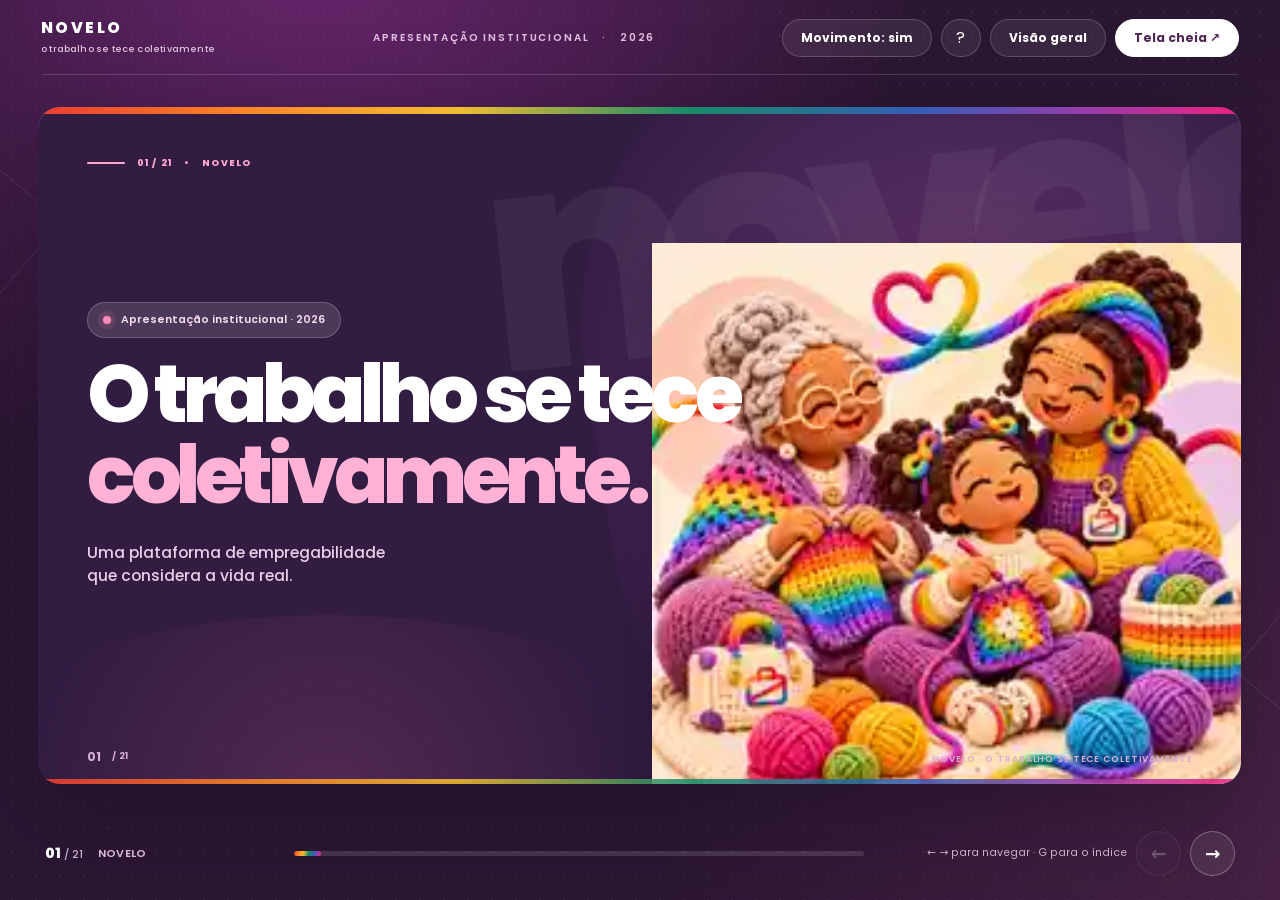
<file: apresentacao.html>
<!doctype html>
<html lang="pt-BR">
<head>
<meta charset="utf-8">
<meta name="viewport" content="width=device-width,initial-scale=1,viewport-fit=cover">
<meta name="theme-color" content="#321c42">
<meta name="description" content="Novelo. O trabalho se tece coletivamente. Apresentação institucional em 21 cenas com arte aprovada do Design System Novelo.">
<meta property="og:type" content="website"><meta property="og:title" content="Novelo | O trabalho se tece coletivamente">
<meta property="og:description" content="Uma plataforma de empregabilidade que considera a vida real.">
<title>Novelo | O trabalho se tece coletivamente</title>
<link rel="preconnect" href="https://fonts.googleapis.com">
<link rel="preconnect" href="https://fonts.gstatic.com" crossorigin>
<link href="https://fonts.googleapis.com/css2?family=Poppins:wght@400;500;600;700;800&display=swap" rel="stylesheet">
<link rel="stylesheet" href="apresentacao.css">
<script src="apresentacao-data.js" defer></script>
<script src="apresentacao.js" defer></script>
</head>
<body>
<a class="skip" href="#stage">Ir para a apresentação</a>
<div id="app" class="app">
  <header class="top">
    <a class="brand" href="index.html" title="Voltar ao Design System da Novelo" aria-label="Voltar ao Design System Novelo">
      <div><div class="brand-name">NOVELO</div><div class="brand-tag">o trabalho se tece coletivamente</div></div>
    </a>
    <div class="top-center">APRESENTAÇÃO INSTITUCIONAL <span style="color:#e9a4d4;padding:0 9px">·</span> 2026</div>
    <nav class="tools" aria-label="Ferramentas da apresentação">
      <button class="pill-button" id="motion" type="button" aria-pressed="false" title="Ativar ou reduzir as animações">Movimento: sim</button>
      <button class="icon-button" id="helpBtn" type="button" aria-label="Ajuda e atalhos" title="Ajuda e atalhos">?</button>
      <button class="pill-button" id="overviewBtn" type="button" aria-label="Ver os 21 slides">Visão geral</button>
      <button class="pill-button hot" id="fullscreenBtn" type="button" title="Alternar tela cheia"><span class="desktop-label">Tela cheia ↗</span><span class="mob-label">↗</span></button>
    </nav>
  </header>
  <main id="stage" class="stage" tabindex="-1" aria-label="Apresentação de slides da Novelo">
    <div class="frame" id="frame"></div>
  </main>
  <footer class="dock">
    <div class="dock-left"><span class="page-counter" id="counter">01 <small>/ 21</small></span><span class="chapter" id="chapter">NOVELO</span></div>
    <div class="mini-progress" role="progressbar" aria-label="Progresso da apresentação" aria-valuemin="0" aria-valuemax="21" aria-valuenow="1"><span id="bar"></span></div>
    <div class="dock-right"><span class="hint">← → para navegar · G para o índice</span><button id="prev" class="nav-circle" type="button" aria-label="Slide anterior">←</button><button id="next" class="nav-circle" type="button" aria-label="Próximo slide">→</button></div>
  </footer>
  <div id="announce" role="status" aria-live="polite" style="position:absolute;left:-10000px;width:1px;height:1px;overflow:hidden"></div>
</div>
<div id="overview" class="overview" role="dialog" aria-modal="true" aria-label="Índice da apresentação" aria-hidden="true">
  <div class="overview-head"><h2>O projeto, fio a fio.</h2><button id="closeOverview" type="button" class="pill-button">Fechar ×</button></div>
  <div class="overview-grid" id="thumbs"></div>
</div>
<div id="help" class="help-overlay" role="dialog" aria-modal="true" aria-label="Atalhos da apresentação" aria-hidden="true">
<div class="help-card">
  <h2>Como navegar</h2>
  <p>Use teclado, mouse ou deslize para os lados no celular. As animações podem ser reduzidas a qualquer momento.</p>
  <div class="key-grid"><div><kbd>→ / Espaço</kbd><div>Próximo slide</div></div><div><kbd>←</kbd><div>Slide anterior</div></div><div><kbd>G</kbd><div>Visão geral</div></div><div><kbd>F</kbd><div>Tela cheia</div></div><div><kbd>Home / End</kbd><div>Início / fim</div></div><div><kbd>Esc</kbd><div>Fechar painéis</div></div></div>
  <button class="button" id="closeHelp" style="background:#ec287c;color:white;border:0;border-radius:100px;padding:12px 18px;font-weight:800">Entendi</button>
</div></div>
<noscript><main style="padding:36px;color:white;font:16px system-ui"><h1>Novelo</h1><p>Ative JavaScript no navegador para visualizar os 21 slides.</p><p><a href="index.html">Voltar ao Design System</a></p></main></noscript>
</body>
</html>
</file>
<file: demo/styles.css>
/* NOVELO · Site institucional · Design System: fio, lã e elos */
:root{color-scheme:light;--cream:#fffaf3;--paper:#fffdfa;--milk:#fffcf8;--plum:#512451;--plum2:#6b3264;--berry:#aa287b;--rose:#f6dce9;--dust:#766674;--gold:#ffbe58;--mint:#def4ed;--stroke:#ead9e5;--shadow:0 14px 43px #5224490b;--rainbow:linear-gradient(100deg,#ee304d 5%,#f79334 21%,#ffcd35 33%,#26b58a 50%,#138dd8 66%,#7d39bb 82%,#ed399e 100%)}
*{box-sizing:border-box}
html{scroll-behavior:smooth;scroll-padding-top:105px}
body{margin:0;color:var(--plum);background:var(--cream);font:400 17px/1.76 'DM Sans',system-ui,sans-serif;overflow-x:hidden;-webkit-font-smoothing:antialiased}
a{color:inherit;text-decoration:none}button{font:inherit;cursor:pointer}img{max-width:100%;height:auto;display:block}
p{font-size:1rem;line-height:1.76;max-width:77ch;letter-spacing:0;margin:0 0 1.12em;color:#675767}
strong{font-weight:700}
a:focus-visible,button:focus-visible{outline:3px solid #ce2d90;outline-offset:4px}
.skip{position:fixed;top:-100px;left:18px;z-index:99;background:white;padding:9px 20px;border-radius:13px}
.skip:focus{top:12px}
.ribbon{height:7px;background:var(--rainbow)}
.wrap{width:min(1170px,calc(100% - 68px));margin-inline:auto}
.header{position:sticky;top:0;z-index:50;background:#fffaf4f2;border-bottom:1px solid #efdde7;backdrop-filter:blur(14px)}
.nav-shell{width:min(1290px,calc(100% - 58px));min-height:95px;display:flex;align-items:center;justify-content:space-between;gap:20px;margin:auto;padding:8px 0}
.brand{width:210px;flex:0 0 auto;padding:8px 5px;overflow:visible}
.brand img{display:block;width:100%;height:auto;object-fit:contain;overflow:visible}
.nav{display:flex;align-items:center;gap:clamp(9px,1.55vw,26px)}
.nav>a{font:800 13px/1.2 'Nunito',sans-serif;color:var(--plum);white-space:nowrap;padding:12px 1px}
.nav>a:hover,.nav>a.active{color:var(--berry)}
.menu-button{display:none;border:0;background:#f5e7f5;color:var(--plum);border-radius:16px;padding:9px 14px;font-size:24px}
h1,h2,h3,h4{font-family:'Nunito',system-ui,sans-serif;letter-spacing:-.035em;line-height:1.16;color:var(--plum);margin:0}
h1{font-size:clamp(3rem,5.7vw,5.6rem);font-weight:900}
h2{font-size:clamp(2.3rem,4.2vw,4rem);font-weight:900;max-width:21ch;margin:14px 0 27px}
h2 em,h1 span{font-style:normal;color:var(--berry)}
h3{font-weight:900;font-size:clamp(1.3rem,1.8vw,1.7rem)}
.section{padding:clamp(76px,8.8vw,120px) 0;position:relative}
.section-tinted{background:#faedf4}
.section-eyebrow,.eyebrow{font:900 .74rem/1.5 'Nunito',sans-serif;letter-spacing:.17em;text-transform:uppercase;color:var(--berry)}
.hero{position:relative;background:radial-gradient(ellipse at 77% 28%,#ffeddc,transparent 36%),linear-gradient(150deg,#fff9f2,#fcebf3);overflow:hidden}
.hero-inner{display:grid;grid-template-columns:minmax(0,1.05fr) minmax(0,.95fr);align-items:center;gap:38px;padding-top:85px;padding-bottom:70px}
.hero-copy{min-width:0;position:relative;z-index:1}
.hero h1{margin:19px 0 24px;font-size:clamp(3rem,5.5vw,5.5rem);line-height:1.09;max-width:13ch}
.hero-lead{font-size:1.14rem;line-height:1.78;max-width:56ch}
.hero-actions{display:flex;align-items:center;flex-wrap:wrap;gap:20px;margin-top:32px}
.btn{display:inline-flex;align-items:center;justify-content:center;padding:15px 24px;border-radius:40px;font:900 .95rem 'Nunito',sans-serif;transition:transform .24s,box-shadow .24s}
.btn.primary{background:linear-gradient(100deg,#e72b7a,#f98642);color:white;box-shadow:0 8px 28px #c9589a33}
.btn:hover{transform:translateY(-3px)}
.text-link{font:900 .9rem 'Nunito',sans-serif;color:var(--plum);border-bottom:2px solid #eeb2d4;padding:10px 1px}
.hero-visual{min-width:0;position:relative;display:flex;justify-content:center;align-items:center}
.hero-visual:before{content:"";width:84%;aspect-ratio:1;position:absolute;border-radius:50%;background:radial-gradient(circle,#f4d4e8 10%,#ffebdb 62%,transparent 70%)}
.hero-visual img{position:relative;max-height:550px;width:100%;object-fit:contain;filter:drop-shadow(0 15px 16px #6e3c4520)}
.split-section{display:grid;grid-template-columns:minmax(0,1.12fr) minmax(0,.88fr);align-items:center;gap:clamp(35px,5.2vw,88px)}
.split-section>div:first-child{min-width:0}
.split-section>div>p{font-size:1rem;max-width:71ch}
.portrait{min-width:0;width:100%;max-width:570px;position:relative;margin:0 auto;display:flex;align-items:center;justify-content:center;isolation:isolate}
.portrait:before{content:"";position:absolute;inset:10% 4%;border-radius:43% 57% 51% 49%/51% 49% 57% 43%;background:radial-gradient(circle at 40% 36%,#fbdadf,#f8dfed 64%,#f8eadf 100%);z-index:-1;transform:rotate(-9deg)}
.portrait img{width:100%;max-width:100%;max-height:580px;object-fit:contain;filter:drop-shadow(0 17px 16px #713b4b18)}
.section-tinted .portrait:before{background:radial-gradient(circle at 40% 30%,#f3e1fa,#ffece5 65%,#f3dbeb)}
.full-row{grid-column:1/-1;min-width:0;padding-top:20px}
.full-row>p{max-width:80ch}
.subheading{font-size:clamp(1.4rem,2.5vw,2rem);margin:26px 0 20px}
/* Textile texture is CSS only: no invented brand characters or illustrations. */
.item-card,.thread-card,.concept{background:linear-gradient(135deg,#fffcfa 0%,#fff9ff 100%);border:1px solid #ebd7e5;border-radius:25px;box-shadow:var(--shadow);position:relative;overflow:hidden;transition:transform .32s cubic-bezier(.19,1,.22,1),box-shadow .32s}
.item-card:before,.thread-card:before{content:"";position:absolute;inset:0;pointer-events:none;opacity:.28;background:repeating-linear-gradient(45deg,transparent 0 8px,#f7eaf1 8px 9px,transparent 9px 16px),repeating-linear-gradient(-45deg,transparent 0 8px,#f9e7f0 8px 9px,transparent 9px 16px);mask-image:linear-gradient(to bottom,#000,transparent 85%)}
.item-card:hover,.thread-card:hover,.concept:hover{transform:translateY(-4px);box-shadow:0 20px 50px #60264b1a}
.card-grid,.feature-catalog,.thread-cards{display:grid;grid-template-columns:repeat(3,minmax(0,1fr));gap:20px;margin:34px 0 42px}
.feature-catalog{grid-template-columns:repeat(2,minmax(0,1fr))}
.item-card{min-width:0;padding:clamp(23px,2.7vw,35px)}
.item-card .item-number{position:relative;display:inline-flex;align-items:center;justify-content:center;width:48px;height:48px;border-radius:17px;background:linear-gradient(135deg,#f8e3ee,#f0d9eb);color:#af307e;font:900 1rem 'Nunito',sans-serif;margin-bottom:18px;border:1px solid #e7cde0}
.item-card h3{position:relative;font-size:clamp(1.19rem,1.65vw,1.45rem);margin:0 0 12px;overflow-wrap:anywhere}
.item-card p{position:relative;font-size:.98rem;line-height:1.7;margin:0}
.thread-card{min-width:0;padding:26px 27px;display:flex;flex-direction:column;align-items:flex-start;gap:10px}
.thread-card h4{position:relative;font-size:1.18rem;line-height:1.3;margin:0}
.thread-card p{position:relative;font-size:.98rem;margin:0}
.thread-icon{font:700 29px/1 'Nunito',sans-serif;position:relative;display:grid;place-items:center;color:#ab2e82;width:50px;height:50px;border:4px dotted #e5a4ce;border-radius:50%;background:radial-gradient(circle,#fff7fb,#f8d9e9);box-shadow:inset 0 0 0 2px #fff0f7}
.concept-grid{display:grid;grid-template-columns:repeat(3,minmax(0,1fr));gap:20px;margin-top:35px}
.concept{padding:34px;min-height:255px}
.concept.peach{background:linear-gradient(120deg,#fff5e8,#fff0e9)}
.concept.violet{background:linear-gradient(120deg,#f9edf9,#f0e2fa)}
.concept.mint{background:linear-gradient(120deg,#edfbf6,#def3ed)}
.concept h3{font-size:1.48rem;margin:0 0 17px}
.concept p{font-size:1rem;margin:0}
.privacy{background:linear-gradient(135deg,#48204d,#612c67);color:#fff}
.privacy h2,.privacy h3{color:white}
.privacy .section-eyebrow{color:#f8b7d6}
.privacy .privacy-intro p{color:#f9e6f6}
.privacy .privacy-layout{margin-bottom:35px}
.privacy .portrait:before{background:radial-gradient(circle,#8b487b,#5d315d 69%,#4c254f 99%);opacity:.5}
.privacy .item-card{background:#fff9fe}
.privacy .item-card h3{color:var(--plum)}
.privacy .item-card p{color:#675767}
.privacy>.wrap>p:last-child{color:#f7deef;font-size:1rem}
.approved-caring-scene img{border-radius:25px;box-shadow:0 17px 35px #632c4210;filter:none}
.approved-caring-scene:before{display:none}
.family-approved img{max-height:520px}
.administrative{grid-template-columns:repeat(2,minmax(0,1fr))}
.administrative .thread-card{min-height:120px}
.portrait img[src$="grupo_cuidado_aprovado.svg"]{max-height:620px}
.closing{background:#fff9f5;text-align:center;padding:95px 0 120px}
.closing-inner{max-width:1040px}
.closing h2{max-width:19ch;font-size:clamp(2.2rem,4.6vw,4.6rem);margin:0 auto 40px}
.closing .final-logo{display:block;width:min(565px,88%);height:auto;object-fit:contain;max-height:none;max-width:100%;margin:0 auto;overflow:visible;padding:35px 24px 24px;box-sizing:border-box;clip-path:none}
.footer{background:#482349;color:#f7e3f0;padding:30px 0;font-size:.88rem}
.foot-inner{display:flex;align-items:center;justify-content:space-between;gap:20px}
.foot-inner a{color:#f9a8d5}
[data-reveal]{opacity:0;transform:translate3d(0,25px,0);transition:opacity .7s ease,transform .7s cubic-bezier(.2,.7,.2,1)}
[data-reveal].is-visible{opacity:1;transform:none}
@media(max-width:1130px){.nav>a{font-size:12px}.nav{gap:14px}.brand{width:185px}}
@media(max-width:920px){
 .nav-shell{min-height:80px}
 .nav{position:absolute;display:none;top:100%;left:0;right:0;align-items:stretch;flex-direction:column;background:#fffaf7;gap:1px;padding:15px 22px;border-bottom:1px solid #ead1dd;box-shadow:0 15px 30px #592a5018}
 .nav.open{display:flex}
 .nav a{font-size:1rem;padding:12px 16px}
 .menu-button{display:block}
 .hero-inner,.split-section{grid-template-columns:1fr;gap:28px}
 .hero-inner{padding-top:65px;padding-bottom:55px}
 .hero h1{max-width:13ch}
 .hero-visual img{max-height:490px}
 .portrait{max-width:580px}
 .card-grid,.thread-cards{grid-template-columns:repeat(2,minmax(0,1fr))}
 .feature-catalog{grid-template-columns:repeat(2,minmax(0,1fr))}
 .concept-grid{grid-template-columns:1fr}
 .concept{min-height:0}
 .privacy-layout{grid-template-columns:1fr}
 .full-row{grid-column:1}
}
@media(max-width:610px){
 body{font-size:16px}
 html{scroll-padding-top:86px}
 .wrap,.nav-shell{width:calc(100% - 38px)}
 .nav-shell{min-height:76px}
 .brand{width:min(195px,calc(100vw - 135px));padding:12px 8px}
 .brand img{width:100%;height:auto;object-fit:contain}
 .section{padding:63px 0}
 h2{font-size:clamp(2rem,9.1vw,3rem);margin:13px 0 25px}
 p,.split-section>div>p,.item-card p,.thread-card p{font-size:.96rem;line-height:1.72}
 .section-eyebrow{font-size:.7rem;letter-spacing:.13em}
 .hero-inner{padding-top:48px;padding-bottom:55px}
 .hero h1{font-size:clamp(2.15rem,10.1vw,3.7rem);overflow-wrap:break-word}
 .hero-lead{font-size:1.03rem}
 .hero-visual img{max-height:380px}
 .split-section{gap:24px}
 .card-grid,.thread-cards,.feature-catalog{grid-template-columns:1fr;gap:14px;margin:26px 0 32px}
 .item-card,.thread-card{padding:25px}
 .item-card .item-number{width:41px;height:41px;border-radius:12px;margin-bottom:12px}
 .item-card h3{font-size:1.23rem}
 .thread-card h4{font-size:1.15rem}
 .portrait img{max-height:460px}
 .privacy .portrait img{max-height:360px}
 .closing{padding:70px 0 90px}
 .closing .final-logo{width:100%;padding:42px 21px 26px}
 .foot-inner{flex-direction:column;text-align:center}
}
@media(prefers-reduced-motion:reduce){html{scroll-behavior:auto}[data-reveal]{opacity:1;transform:none;transition:none}.item-card:hover,.thread-card:hover,.concept:hover,.btn:hover{transform:none}}
</file>
<file: apresentacao.css>
/* NOVELO · Apresentação cinematográfica | artes somente do DS aprovado */
@import url('https://fonts.googleapis.com/css2?family=Poppins:wght@400;500;600;700;800&display=swap');
:root{--cream:#faf5ec;--cream2:#fffaf3;--ink:#553827;--ink2:#412c35;--purple:#562047;--plum:#35183b;--pink:#ec287c;--rose:#ffe2eb;--coral:#ffbba8;--yellow:#ffdb8c;--lav:#e6cce9;--green:#198962;--blue:#3356b2;--grad:linear-gradient(100deg,#ea3c31 0%,#fb8526 17%,#f2bd30 35%,#198b68 54%,#345eb6 73%,#963dab 87%,#ed227e 100%);--shadow:0 30px 95px rgba(46,22,43,.14);--ease:cubic-bezier(.22,1,.36,1)}
*,*::before,*::after{box-sizing:border-box}html{scroll-behavior:smooth}body{margin:0;overflow:hidden;background:#2c1733;color:#fff;font-family:Poppins,system-ui,-apple-system,sans-serif;-webkit-font-smoothing:antialiased}button,a{font:inherit}button{cursor:pointer}button:focus-visible,a:focus-visible{outline:3px solid #f4ab4e;outline-offset:3px}button:disabled{cursor:default;opacity:.26}a{color:inherit;text-decoration:none}img{display:block;max-width:100%}p,h1,h2,h3{margin-top:0}::selection{color:#381737;background:#ffbfda}
.skip{position:absolute;z-index:150;top:-120px;left:14px;padding:10px 16px;border-radius:12px;background:white;color:var(--plum)}.skip:focus{top:12px}
.app{height:100dvh;display:flex;flex-direction:column;position:relative;isolation:isolate;overflow:hidden}
.app::before{position:absolute;content:"";inset:-40%;z-index:-2;pointer-events:none;background:radial-gradient(circle at 36% 18%,#68256d 0,transparent 30%),radial-gradient(circle at 86% 73%,#4e2449 0,transparent 35%);animation:app-breathe 18s ease-in-out infinite alternate}
.app::after{position:absolute;content:"";inset:0;z-index:-1;pointer-events:none;opacity:.16;background-image:radial-gradient(#fff7 0.65px,transparent .8px);background-size:24px 24px}
@keyframes app-breathe{from{transform:scale(1)}to{transform:scale(1.19) translate3d(-2%,3%,0)}}
.top{height:75px;flex:0 0 75px;padding:0 clamp(15px,3.2vw,56px);display:flex;align-items:center;gap:25px;justify-content:space-between;position:relative;z-index:40}.top:after{content:"";position:absolute;bottom:0;left:3.3%;right:3.3%;height:1px;background:#ffffff27}.brand{display:flex;align-items:center;gap:14px;min-width:206px}.brand-mark{width:41px;height:41px;border-radius:15px;border:1px solid #ffffff39;display:grid;place-items:center;background:#ffffff14;backdrop-filter:blur(10px);font-size:18px;font-weight:800;color:#fff}.brand-name{font-size:1rem;text-transform:uppercase;font-weight:800;letter-spacing:.15em;line-height:1.1}.brand-tag{font-size:.58rem;font-weight:500;color:#e3c8e2;letter-spacing:.02em;margin-top:5px}.top-center{font-size:.64rem;font-weight:600;letter-spacing:.18em;color:#e0c0df;text-transform:uppercase;white-space:nowrap}.tools{display:flex;align-items:center;gap:9px}.icon-button,.pill-button{color:#fff;background:#ffffff12;border:1px solid #ffffff30;border-radius:999px;min-height:38px;transition:background .25s ease,transform .25s ease,border-color .25s ease}.icon-button:hover,.pill-button:hover{background:#ffffff2a;border-color:#ffffff55;transform:translateY(-1px)}.icon-button{width:40px;display:grid;place-items:center;font-size:1rem}.pill-button{padding:7px 18px;font-size:.76rem;font-weight:700}.pill-button.hot{background:#fff;color:#4f2352;border-color:#fff}.pill-button.hot:hover{background:#fce4f5}.desktop-label{display:inline}.mob-label{display:none}
.stage{flex:1;min-height:0;display:flex;align-items:center;justify-content:center;position:relative;padding:clamp(6px,1.4vw,18px) clamp(6px,3vw,44px);perspective:1500px}
.stage::before,.stage::after{content:"";position:absolute;pointer-events:none;width:130px;height:130px;border:1px solid #ffffff20;opacity:.6;transform:rotate(40deg)}.stage:before{left:-95px;top:12%}.stage:after{right:-110px;bottom:12%}
.canvas{position:relative;width:min(100%,calc((100dvh - 188px)*16/9),1660px);aspect-ratio:16/9;min-width:0;min-height:0;max-height:100%;border-radius:clamp(16px,1.7vw,30px);background:var(--cream);overflow:hidden;box-shadow:0 28px 100px rgba(17,7,26,.38),0 1px 0 #ffffff38 inset;contain:layout style;transform-origin:center center}
.canvas:before{content:"";position:absolute;z-index:7;top:0;left:0;width:100%;height:7px;background:var(--grad)}
.canvas:after{content:"";position:absolute;z-index:0;left:-10%;bottom:-31%;height:56%;width:68%;border-radius:50%;pointer-events:none;background:radial-gradient(circle,#fff6ee 0%,transparent 67%);opacity:.95}
.canvas[data-tone="plum"]{background:#321c42;color:#fff}.canvas[data-tone="cream"]{background:#faf5ec;color:#412b36}.canvas[data-tone="rose"]{background:#fff1f4;color:#4f2740}.canvas[data-tone="peach"]{background:#fff6e8;color:#4c2b39}.canvas[data-tone="mint"]{background:#eef9f3;color:#264c45}
.canvas[data-tone="plum"]:after{background:radial-gradient(circle,#8f4177 0%,transparent 67%);opacity:.35}
.canvas .soft-halo{position:absolute;pointer-events:none;z-index:0;right:-8%;top:-19%;width:62%;height:120%;border-radius:48% 52% 60% 40%;background:linear-gradient(150deg,#ffd5e8aa,#f6ba877a,#e6bde199);filter:blur(1px);transform:translate3d(var(--mx,0px),var(--my,0px),0) rotate(-9deg)}
.canvas[data-tone="plum"] .soft-halo{background:radial-gradient(circle,#9e468f80 0%,#60326f7a 46%,transparent 78%)}
.canvas[data-tone="mint"] .soft-halo{background:radial-gradient(circle,#bfe7d4 0%,#f1e3bd7a 60%,transparent 77%)}
.canvas[data-tone="rose"] .soft-halo{background:radial-gradient(circle,#ffcbda 0%,#efcee7aa 58%,transparent 80%)}
.rainbow-trace{position:absolute;z-index:6;bottom:0;right:0;left:0;height:5px;background:var(--grad);opacity:.86}
.slide-content{position:absolute;z-index:2;inset:0;padding:clamp(23px,3.8vw,75px);display:flex;flex-direction:column}
.slide-topline{display:flex;align-items:center;gap:12px;color:#a64f78;font-size:clamp(9px,.72vw,12px);font-weight:800;letter-spacing:.13em;text-transform:uppercase}.slide-topline .line{width:38px;height:2px;border-radius:2px;background:currentColor}.canvas[data-tone="plum"] .slide-topline{color:#ffa6cc}
.slide-index{position:absolute;bottom:clamp(12px,1.4vw,27px);left:clamp(22px,3.8vw,75px);z-index:5;display:flex;gap:10px;align-items:center;font-size:clamp(8px,.7vw,12px);color:#ad8b9e;font-weight:700;letter-spacing:.06em}.canvas[data-tone="plum"] .slide-index{color:#dbaed5}.slide-index b{font-size:1.35em;color:inherit}.slide-credit{position:absolute;right:clamp(22px,3.8vw,75px);bottom:clamp(12px,1.4vw,27px);z-index:5;font-size:clamp(8px,.69vw,11px);color:#a98ba4;letter-spacing:.1em;font-weight:600}.canvas[data-tone="plum"] .slide-credit{color:#d6b0d2}
.title{font-weight:800;line-height:1.065;letter-spacing:-.064em;margin:0;color:#54224f}.canvas[data-tone="plum"] .title{color:#fff}.sub{font-size:clamp(12px,1.22vw,23px);line-height:1.5;color:#785d73;font-weight:500;max-width:56ch}.canvas[data-tone="plum"] .sub{color:#eacde7}.lead{font-size:clamp(11px,1.05vw,19px);line-height:1.55;font-weight:500;color:#665063}.canvas[data-tone="plum"] .lead{color:#ecd0e7}
.acc{color:#d73d87}.canvas[data-tone="plum"] .acc{color:#ffb2d5}.giant{font-size:clamp(44px,6.35vw,111px);line-height:1.02}.display{font-size:clamp(35px,5.05vw,90px)}.medium{font-size:clamp(30px,4.12vw,75px)}.small-display{font-size:clamp(28px,3.55vw,65px)}
.visual-figure{position:absolute;z-index:1;object-fit:contain;pointer-events:none;user-select:none;filter:drop-shadow(0 14px 22px #381d2d19);transform:translate3d(var(--mx2,0px),var(--my2,0px),0)}
.visual-figure.float{animation:float-art 8s ease-in-out infinite alternate}@keyframes float-art{from{translate:0 0}to{translate:0 -12px}}.canvas[data-tone="plum"] .visual-figure{filter:drop-shadow(0 18px 28px #09031335)}
.corner-meta{font-size:clamp(10px,.7vw,12px);font-weight:700;text-transform:uppercase;letter-spacing:.14em;color:#9d7196}
.clear{background:transparent;border:0}
.section-number{display:inline-flex;align-items:center;gap:9px;font-size:clamp(10px,.85vw,15px);font-weight:800;color:#b54787;text-transform:uppercase;letter-spacing:.14em}
.section-number:before{content:"";display:block;width:32px;height:2px;background:currentColor}
.hairline{height:1px;background:#b58aa553;width:100%}
.kicker{font-size:clamp(10px,.75vw,13px);font-weight:800;letter-spacing:.13em;color:#a44078;text-transform:uppercase}.canvas[data-tone="plum"] .kicker{color:#ffbee2}
/* Capa */
.cover-body{display:flex;flex-direction:column;justify-content:center;max-width:62%;margin-top:auto;margin-bottom:auto;position:relative;z-index:3}.cover-body .giant{font-size:clamp(43px,6.25vw,112px);margin:16px 0 24px}.cover-body .sub{max-width:33ch}.cover-figure{height:89%;width:50%;right:-1%;bottom:-9%;object-position:center bottom}.cover-watermark{font-weight:800;font-size:clamp(160px,24vw,450px);letter-spacing:-.13em;color:#ffffff0d;position:absolute;z-index:0;top:-17%;right:-7%;transform:rotate(-6deg);white-space:nowrap}.cover-bubble{display:inline-flex;align-items:center;gap:10px;padding:9px 15px;border-radius:100px;background:#ffffff21;border:1px solid #ffffff30;color:#f9ddf0;font-size:clamp(10px,.84vw,15px);font-weight:600;width:max-content}
.cover-bubble .dot{width:8px;height:8px;border-radius:100%;background:#ff8ab5;box-shadow:0 0 0 5px #ff8ab51b}
/* Frase e metáfora */
.quote-layout{display:flex;flex-direction:column;justify-content:center;max-width:76%;height:100%;position:relative;z-index:3}.quote-layout .display{font-size:clamp(36px,5.55vw,99px)}.quote-layout .sub{margin-top:22px;max-width:39ch}.quote-layout .underline-key{background:linear-gradient(transparent 72%,#ffd16e99 72%)}.quote-layout .mini-label{color:#ab6292;max-width:70%;margin-top:25px;font-weight:600;font-size:clamp(11px,.98vw,18px)}
.quote-art{right:-12%;bottom:-10%;width:52%;height:87%;opacity:.94}.metaphor-body{display:flex;flex-direction:column;justify-content:center;max-width:61%;height:100%;z-index:2}.metaphor-body h2{margin:15px 0 16px}.metaphor-body .lead{max-width:51ch}.metaphor-label{font-size:clamp(40px,8vw,150px);font-weight:800;letter-spacing:-.1em;color:#ffc7e5;line-height:.95;margin:0}.metaphor-art{right:-8%;top:-6%;width:56%;height:107%;opacity:.9;mix-blend-mode:normal}
/* Três pilares */
.trio-head{margin-top:6%;max-width:80%;position:relative;z-index:3}.trio-head h2{font-size:clamp(32px,4vw,72px);margin:14px 0 10px}.trio-row{display:grid;grid-template-columns:repeat(3,1fr);gap:clamp(10px,1.25vw,20px);margin-top:auto;margin-bottom:8%;position:relative;z-index:3}.trio-card{background:#fffdfaee;padding:clamp(16px,1.9vw,32px);border-radius:clamp(14px,1.6vw,26px);box-shadow:0 8px 28px #30132f13;border:1px solid #ffffff;min-height:clamp(150px,19vh,280px);display:flex;flex-direction:column}.trio-card:nth-child(2){background:#ffe0ec}.trio-card:nth-child(3){background:#e6f4f0}.trio-card .n{font-size:clamp(24px,2.8vw,53px);font-weight:800;line-height:1;color:#b24a8d;margin-bottom:auto}.trio-card h3{font-size:clamp(17px,1.65vw,30px);line-height:1.16;letter-spacing:-.04em;color:#53264e;margin:12px 0 8px}.trio-card p{font-size:clamp(10px,.9vw,15px);line-height:1.45;color:#725b6d;margin:0}
.trio-image{position:absolute;z-index:1;right:-9%;top:-27%;width:42%;height:59%;opacity:.45}
/* Grid de valores */
.values-layout h2{margin:14px 0 25px;font-size:clamp(31px,3.85vw,72px);max-width:850px}.values-grid{display:grid;grid-template-columns:repeat(3,1fr);grid-template-rows:repeat(2,1fr);gap:clamp(10px,1.5vw,24px);flex:1;margin-bottom:3%;min-height:0}.value-card{border-radius:clamp(13px,1.5vw,25px);background:#fff;padding:clamp(15px,1.8vw,30px);display:flex;flex-direction:column;justify-content:space-between;box-shadow:0 9px 25px #4b214310;border:1px solid #f3e6eb}.value-card .v-icon{font-size:clamp(15px,1.6vw,29px);line-height:1;color:#d4428f;font-weight:800}.value-card strong{font-size:clamp(15px,1.45vw,28px);letter-spacing:-.045em;line-height:1.15;color:#54254d}.value-card p{font-size:clamp(10px,.78vw,14px);margin:6px 0 0;line-height:1.4;color:#746675}.value-card:nth-child(2){background:#fff0df}.value-card:nth-child(3){background:#eaf6f1}.value-card:nth-child(5){background:#faecfb}
/* Ecossistema */
.eco-head{max-width:65%;margin-top:7%}.eco-head h2{font-size:clamp(33px,4.4vw,82px);margin:15px 0}.eco-grid{display:grid;grid-template-columns:repeat(3,1fr);gap:15px;margin-top:auto;margin-bottom:11%;position:relative;z-index:3}.eco-item{background:#ffffffec;border:1px solid #ffffff;border-radius:23px;padding:clamp(17px,2vw,35px);box-shadow:0 14px 35px #542d4519;min-height:120px}.eco-item strong{font-size:clamp(18px,1.8vw,34px);display:block;line-height:1.2;color:#64265a}.eco-item p{margin:8px 0 0;color:#78596c;font-size:clamp(10px,.85vw,15px);line-height:1.43}.eco-art{right:-8%;top:-5%;width:46%;height:60%;opacity:.75}
/* Jornada */
.journey-layout h2{margin:13px 0 10px;font-size:clamp(32px,4.15vw,80px)}.journey-steps{display:grid;grid-template-columns:repeat(3,1fr);grid-template-rows:repeat(2,1fr);gap:clamp(9px,1.35vw,24px);flex:1;margin-top:5%;margin-bottom:3%;min-height:0}.step{padding:clamp(12px,1.65vw,28px);background:#fff;border:1px solid #f7ebf2;border-radius:22px;display:flex;flex-direction:column;justify-content:space-between;box-shadow:0 10px 24px #63364d12}.step .step-no{font-size:clamp(22px,3.2vw,58px);font-weight:800;line-height:1;color:#eed2e7}.step:nth-child(2) .step-no,.step:nth-child(5) .step-no{color:#f3c39f}.step:nth-child(3) .step-no,.step:nth-child(6) .step-no{color:#adddcb}.step span{font-weight:700;color:#5b2a50;font-size:clamp(12px,1.25vw,22px);line-height:1.27}
/* Painéis UX */
.ui-head{margin:4% 0 0;max-width:52%;position:relative;z-index:3}.ui-head h2{font-size:clamp(30px,4vw,76px);margin:13px 0 12px}.ui-head p{max-width:43ch}.ui-showcase{position:absolute;right:7%;top:13%;width:42%;height:78%;background:#fff;border-radius:32px;border:1px solid #eed9e6;box-shadow:0 30px 70px #743d6835;padding:clamp(13px,1.6vw,30px);display:flex;flex-direction:column;overflow:hidden;z-index:4;transform:rotate(2deg)}.ui-showcase .ui-line{height:9px;border-radius:100px;background:#ead7e7;margin:9px 0}.ui-showcase .ui-line.small{width:54%}.ui-showcase .ui-line.med{width:78%}.ui-showcase .ui-header{display:flex;gap:10px;align-items:center;padding:8px 0 16px;color:#5c2b59;font-weight:800;font-size:clamp(12px,1.25vw,23px);border-bottom:1px solid #f1e5ee}.ui-showcase .ui-dot{width:32px;height:32px;border-radius:10px;background:linear-gradient(135deg,#ffd6ac,#f7bbe0)}.ui-row{padding:12px 8px;border-bottom:1px solid #f7eef4;display:flex;align-items:center;gap:10px;color:#65465c;font-size:clamp(10px,.88vw,16px);font-weight:600}.ui-row i{display:inline-block;width:11px;height:11px;border-radius:100px;background:#e866a4;flex:none}.ui-row:nth-child(odd) i{background:#75bca4}.ui-showcase .ui-pill{font-size:clamp(9px,.78vw,14px);font-weight:800;border-radius:100px;background:#f8e8f6;color:#aa3985;padding:7px 14px;display:inline-block;align-self:flex-start;margin:15px 0}
.ui-character{position:absolute;width:37%;height:65%;bottom:-3%;left:5%;z-index:1;object-fit:contain;object-position:bottom}
.info-list{position:relative;z-index:2;display:flex;flex-wrap:wrap;gap:10px;margin-top:17px;max-width:49%}.info-pill{display:inline-flex;align-items:center;padding:8px 13px;border-radius:30px;background:#ffffffd1;color:#692e5c;border:1px solid #f6dbe5;font-weight:700;font-size:clamp(10px,.85vw,15px)}
/* Trama & real-life */
.weave-layout .ui-head{max-width:53%}.weave-layout .title{max-width:70%}.weave-layout .ui-showcase{width:47%;right:6%;transform:rotate(-2deg)}.weave-layout .art-yarn{position:absolute;left:-12%;bottom:-30%;width:51%;height:67%;object-fit:contain;opacity:.7;z-index:0}.weave-layout .ui-showcase .ui-row{justify-content:space-between}.ui-row em{font-style:normal;color:#238b6d;font-size:clamp(9px,.78vw,14px)}
/* Match */
.match-layout{position:relative;height:100%;display:flex;flex-direction:column}.match-layout h2{margin:14px 0;font-size:clamp(35px,4.5vw,85px)}.match-layout .sub{max-width:66ch}.match-columns{display:grid;grid-template-columns:1fr .28fr 1fr;align-items:stretch;gap:clamp(10px,1vw,18px);margin:auto 0 8%;min-height:35%;z-index:3}.match-panel{border-radius:22px;padding:clamp(15px,1.95vw,35px);background:#fff;box-shadow:0 16px 38px #5c38591b;display:flex;flex-direction:column;justify-content:center}.match-panel:nth-child(3){background:#ffe9ef}.match-panel strong{font-size:clamp(17px,1.9vw,33px);color:#6b2861;line-height:1.2}.match-panel p{font-size:clamp(10px,.95vw,17px);color:#685363;margin:12px 0 0;line-height:1.5}.match-center{display:grid;place-items:center;color:#e65c96;font-size:clamp(25px,3.4vw,67px);font-weight:800}
/* Oportunidade */
.job-card{position:absolute;right:8%;top:15%;width:42%;height:74%;background:#fff;border-radius:30px;border:1px solid #f0d8e4;box-shadow:0 27px 65px #5b2b4b2c;z-index:2;padding:clamp(16px,2vw,36px);display:flex;flex-direction:column}.job-card .ui-label{font-size:clamp(10px,.8vw,14px);font-weight:800;color:#a74580;text-transform:uppercase;letter-spacing:.1em}.job-card .job-title{font-size:clamp(18px,2.05vw,38px);line-height:1.18;font-weight:800;color:#5d2456;margin:17px 0}.job-meta{display:flex;gap:8px;flex-wrap:wrap}.job-meta span{border-radius:100px;padding:7px 11px;background:#f5e7f3;color:#713f70;font-size:clamp(9px,.75vw,13px);font-weight:700}.match-percent{font-weight:800;font-size:clamp(48px,6vw,104px);color:#d93f87;letter-spacing:-.07em;margin:auto 0 0;line-height:1}.job-actions{display:flex;gap:8px;margin-top:12px}.job-actions span{font-size:clamp(10px,.85vw,15px);font-weight:800;border-radius:100px;background:#f5edf3;color:#8b4a82;padding:10px 15px}.job-actions span:last-child{background:#8d2a75;color:white}.job-character{position:absolute;left:11%;bottom:-4%;height:55%;width:32%}
/* Conversas */
.convo-layout .ui-showcase{transform:rotate(1deg)}.chat-bubble{align-self:flex-start;max-width:88%;background:#f8e5f2;padding:clamp(12px,1.1vw,20px);border-radius:18px 18px 18px 4px;margin:12px 0;font-size:clamp(11px,.9vw,16px);color:#4d3650;line-height:1.43}.chat-bubble:nth-child(odd){background:#fff3de;margin-left:auto;align-self:flex-end;border-radius:18px 18px 4px 18px}.steps-mini{margin-top:auto;display:flex;justify-content:space-between;font-size:clamp(9px,.8vw,14px);color:#7b5b72;gap:8px}.steps-mini b{color:#a73580}
/* Recursos */
.feature-layout h2{font-size:clamp(31px,4.5vw,83px);margin:12px 0 18px}.feature-grid{display:grid;grid-template-columns:repeat(2,1fr);grid-template-rows:repeat(2,1fr);gap:clamp(9px,1.25vw,20px);width:74%;height:65%;margin:auto 0 3%;position:relative;z-index:2}.feature-card{background:#ffffffed;border:1px solid #eee0e9;border-radius:22px;padding:clamp(15px,1.7vw,30px);box-shadow:0 12px 40px #5b274b11;display:flex;flex-direction:column;justify-content:space-between}.feature-card strong{color:#602153;font-weight:800;font-size:clamp(15px,1.4vw,25px)}.feature-card p{font-size:clamp(10px,.82vw,15px);line-height:1.5;color:#795c72;margin:9px 0 0}.feature-no{font-size:clamp(20px,2.4vw,44px);font-weight:800;color:#d887ba}.feature-figure{right:-6%;bottom:-11%;height:89%;width:34%}
/* Empresa */
.enterprise-layout .panel-stack{position:absolute;right:5%;top:18%;width:44%;height:65%;z-index:3}.stack-card{background:#fff;padding:clamp(16px,1.8vw,32px);border:1px solid #eee1e8;border-radius:23px;box-shadow:0 18px 44px #51243c25;position:absolute;width:90%;height:auto;min-height:29%;display:flex;flex-direction:column;justify-content:center}.stack-card:nth-child(1){top:0;right:0;transform:rotate(5deg);background:#fff7e9}.stack-card:nth-child(2){top:27%;right:9%;transform:rotate(-4deg);background:#eaf8f2}.stack-card:nth-child(3){top:57%;right:2%;transform:rotate(2deg);background:#f7e9fb}.stack-card strong{font-size:clamp(16px,1.5vw,28px);line-height:1.2;color:#662659}.stack-card span{font-size:clamp(9px,.82vw,15px);color:#70576a;margin-top:7px}
/* Real-life: tags */
.real-grid{display:grid;grid-template-columns:repeat(2,1fr);gap:15px;width:100%;height:60%;margin-top:auto;margin-bottom:5%}.real-cell{background:#ffffffed;border:1px solid #f1e0e4;padding:clamp(14px,1.9vw,33px);border-radius:23px;display:flex;flex-direction:column;justify-content:center;gap:10px}.real-cell strong{font-size:clamp(17px,1.75vw,32px);color:#632451;letter-spacing:-.02em}.real-cell p{font-size:clamp(10px,.96vw,18px);color:#745c69;line-height:1.48;margin:0}.real-cell:nth-child(2){background:#fbe4eb}.real-cell:nth-child(3){background:#e9f7f0}.real-cell:nth-child(4){background:#fff1dc}
/* Badges */
.badges-layout h2{font-size:clamp(34px,4.2vw,76px);margin:12px 0}.badge-grid{display:grid;grid-template-columns:repeat(3,1fr);grid-template-rows:repeat(2,1fr);gap:clamp(9px,1.4vw,23px);height:64%;margin-top:auto;margin-bottom:4%}.badge-card{background:white;border:1px solid #f1dce6;box-shadow:0 12px 30px #602b5320;border-radius:clamp(16px,1.6vw,27px);display:flex;gap:15px;align-items:center;padding:clamp(12px,1.6vw,28px);position:relative;overflow:hidden}.badge-card:after{content:"";position:absolute;top:0;bottom:0;left:0;width:6px;background:var(--grad)}.badge-circle{display:grid;place-items:center;flex:none;width:clamp(37px,4.4vw,75px);aspect-ratio:1;border-radius:50%;background:linear-gradient(145deg,#ffe9f3,#e7d2ee);font-size:clamp(18px,2vw,36px);font-weight:800;color:#a92b85}.badge-card:nth-child(2) .badge-circle,.badge-card:nth-child(5) .badge-circle{background:#e4f6ea;color:#21875e}.badge-card:nth-child(3) .badge-circle,.badge-card:nth-child(6) .badge-circle{background:#fff0d3;color:#ab6526}.badge-card strong{font-size:clamp(13px,1.12vw,20px);color:#5f2859;line-height:1.25}
/* Privacidade */
.privacy-layout h2{font-size:clamp(37px,4.7vw,87px);line-height:1.12;margin:14px 0;max-width:75%}.privacy-grid{display:grid;grid-template-columns:repeat(2,1fr);gap:clamp(10px,1.25vw,20px);width:70%;height:57%;margin-top:auto;margin-bottom:4%;position:relative;z-index:3}.privacy-item{background:#ffffff13;border:1px solid #ffffff30;border-radius:20px;padding:clamp(15px,1.8vw,28px);display:flex;flex-direction:column;justify-content:center}.privacy-item strong{color:#fff;font-size:clamp(15px,1.4vw,25px)}.privacy-item p{color:#e2cae2;line-height:1.45;margin:8px 0 0;font-size:clamp(10px,.84vw,15px)}.privacy-figure{right:-8%;bottom:-13%;width:42%;height:88%;opacity:.86}
/* Percursos */
.paths-layout h2{font-size:clamp(30px,4.35vw,82px);margin:12px 0}.path-grid{display:grid;grid-template-columns:repeat(2,1fr);gap:clamp(15px,2vw,32px);margin:auto 0 6%;height:61%;position:relative;z-index:2}.path-item{border-radius:28px;padding:clamp(18px,2.2vw,40px);background:#fff;display:flex;flex-direction:column;justify-content:space-between;border:1px solid #f2e3e9}.path-item:nth-child(2){background:#f4e5f6}.path-item .num{color:#deb3d1;font-size:clamp(52px,5.7vw,108px);font-weight:800;line-height:.9}.path-item strong{font-size:clamp(19px,2.3vw,42px);color:#62275c;letter-spacing:-.035em}.path-item p{font-size:clamp(11px,1vw,18px);line-height:1.5;color:#735d6b;margin:6px 0 0}
/* Administração */
.admin-list{display:grid;grid-template-columns:repeat(2,1fr);gap:13px;width:74%;margin:auto 0 4%;position:relative;z-index:3}.admin-item{background:#fff;border-radius:18px;border:1px solid #ecdde9;min-height:80px;padding:clamp(13px,1.35vw,25px);display:flex;align-items:center;gap:16px;color:#672a61;font-weight:700;font-size:clamp(12px,1.05vw,19px);box-shadow:0 8px 25px #5c2b5710}.admin-item .n{font-size:clamp(21px,2vw,38px);line-height:1;color:#df6da3}.admin-figure{right:-11%;bottom:-13%;width:43%;height:83%}
/* Política e fim */
.policy-layout{display:flex;flex-direction:column;justify-content:center;max-width:68%;position:relative;z-index:3}.policy-layout h2{font-size:clamp(31px,4.55vw,83px);margin:18px 0 12px}.law{display:flex;align-items:baseline;gap:10px;color:#ffc4e1;font-weight:800;margin:20px 0;font-size:clamp(22px,2.5vw,46px);letter-spacing:-.03em}.law small{font-size:clamp(11px,1vw,18px);letter-spacing:.1em;text-transform:uppercase;color:#f1d6ef}.policy-figure{height:85%;width:43%;right:-6%;bottom:-10%;opacity:.84}
.final-layout{display:flex;flex-direction:column;justify-content:center;height:100%;position:relative;z-index:4;max-width:76%}.final-layout h2{font-size:clamp(35px,5vw,97px);margin:15px 0 25px}.final-layout .sub{max-width:40ch}.final-figure{position:absolute;z-index:1;right:-7%;bottom:-16%;height:88%;width:52%;opacity:.68}
.final-wordmark{font-size:clamp(21px,3vw,57px);font-weight:800;letter-spacing:-.09em;margin-top:18px;color:#f9c6e3}
/* UI para a apresentação */
.dock{height:84px;flex:0 0 84px;padding:8px clamp(16px,3.5vw,58px) 18px;display:flex;align-items:center;justify-content:space-between;gap:24px;position:relative;z-index:35}.dock-left{display:flex;align-items:center;gap:15px;min-width:185px}.page-counter{font-size:.9rem;font-weight:800;font-variant-numeric:tabular-nums;color:#fff}.page-counter small{font-size:.66rem;font-weight:500;color:#ccb3d3}.chapter{color:#dcb7d7;font-size:.69rem;font-weight:600;letter-spacing:.03em;white-space:nowrap;overflow:hidden;text-overflow:ellipsis;max-width:180px}
.mini-progress{height:5px;background:#ffffff20;border-radius:100px;position:relative;flex:1;max-width:570px;overflow:hidden}.mini-progress>span{position:absolute;left:0;top:0;height:100%;width:0;background:var(--grad);border-radius:100px;transition:width .65s var(--ease)}
.dock-right{display:flex;align-items:center;gap:9px}.nav-circle{width:45px;height:45px;border-radius:50%;border:1px solid #ffffff45;background:#ffffff13;color:#fff;font-size:1.15rem;font-weight:600;display:grid;place-items:center;transition:transform .2s,background .2s}.nav-circle:hover:not(:disabled){background:#ffffff36;transform:scale(1.08)}.hint{font-size:.67rem;color:#c9afca;white-space:nowrap}
.overview{position:fixed;inset:0;z-index:80;background:rgba(29,13,36,.97);backdrop-filter:blur(30px);display:none;overflow:auto;padding:clamp(22px,4vw,70px);overscroll-behavior:contain}.overview.open{display:block;animation:overlay-up .5s var(--ease) both}@keyframes overlay-up{from{opacity:0}to{opacity:1}}.overview-head{display:flex;align-items:center;justify-content:space-between;gap:20px;position:sticky;top:0;background:rgba(29,13,36,.95);z-index:2;padding-bottom:26px}.overview-head h2{font-size:clamp(25px,3vw,58px);line-height:1.1;letter-spacing:-.04em;margin:0}.overview-grid{display:grid;grid-template-columns:repeat(4,minmax(0,1fr));gap:clamp(12px,1.6vw,25px);padding:10px 0 65px}.overview-item{position:relative;aspect-ratio:16/10;border-radius:20px;border:1px solid #ffffff22;background:linear-gradient(140deg,#4b2b54,#332039);overflow:hidden;display:flex;flex-direction:column;text-align:left;justify-content:space-between;padding:clamp(13px,1.5vw,25px);color:white;transition:transform .3s var(--ease),border-color .3s}.overview-item:hover{transform:translateY(-5px);border-color:#ed8cbd}.overview-item b{font-size:clamp(21px,2.5vw,49px);color:#d095ba;line-height:1}.overview-item strong{font-size:clamp(12px,1.1vw,21px);line-height:1.24;max-width:90%;font-weight:700;position:relative;z-index:1}.overview-item img{position:absolute;right:-12%;top:2%;height:95%;width:55%;object-fit:contain;opacity:.28;filter:saturate(.7)}
.help-overlay{position:fixed;z-index:90;inset:0;background:#281331df;backdrop-filter:blur(18px);display:none;align-items:center;justify-content:center;padding:24px}.help-overlay.open{display:flex}.help-card{background:#fff;color:#5b2a55;width:min(460px,100%);border-radius:25px;padding:32px;box-shadow:0 30px 80px #0007}.help-card h2{margin:0 0 8px;font-size:2rem;letter-spacing:-.04em}.help-card p{color:#836f7a;font-size:.86rem}.key-grid{display:grid;grid-template-columns:1fr 1fr;gap:9px;margin:20px 0}.key-grid div{background:#fbedf4;padding:11px;border-radius:10px;color:#724667;font-size:.78rem}.key-grid kbd{font-family:inherit;font-weight:800;color:#a52d79}
.motion-off *,.motion-off *:before,.motion-off *:after{animation-duration:.001ms!important;transition-duration:.001ms!important}
@media(max-width:1150px){.top-center{display:none}.chapter{display:none}.dock-left{min-width:95px}.canvas{width:min(100%,calc((100dvh - 183px)*16/9))}}
@media(max-width:760px){.top{height:62px;flex-basis:62px;padding:0 16px}.brand{min-width:0}.brand-tag{display:none}.brand-name{font-size:.84rem}.brand-mark{width:34px;height:34px;font-size:.8rem}.tools{gap:5px}.pill-button{padding:6px 10px;font-size:.68rem}.desktop-label{display:none}.mob-label{display:inline}.icon-button{width:34px;min-height:34px;font-size:.83rem}.stage{padding:7px}.canvas{width:min(calc(100vw - 14px),calc((100dvh - 146px)*3/4));aspect-ratio:3/4;border-radius:19px}.slide-content{padding:clamp(18px,4.7vw,35px)}.slide-index{left:22px;bottom:15px}.slide-credit{right:20px;bottom:15px}.dock{height:74px;flex-basis:74px;padding:6px 15px 15px;gap:12px}.hint{display:none}.nav-circle{width:40px;height:40px}.page-counter{font-size:.8rem}.mini-progress{max-width:none}.slide-topline{font-size:9px}
.title,.cover-body .giant{font-size:clamp(31px,8vw,67px)}.display,.quote-layout .display{font-size:clamp(32px,8vw,58px)}.medium,.small-display{font-size:clamp(29px,7vw,55px)}.sub{font-size:clamp(12px,2.9vw,17px)}.lead{font-size:clamp(11px,2.7vw,15px)}
.cover-body{max-width:92%;justify-content:flex-start;margin-top:11%;margin-bottom:0}.cover-body .giant{font-size:clamp(37px,9vw,69px)}.cover-body .sub{max-width:29ch}.cover-figure{height:50%;width:85%;right:-4%;bottom:-12%}.cover-watermark{font-size:190px;top:24%}
.quote-layout{justify-content:flex-start;margin-top:17%;max-width:95%;height:auto}.quote-layout .mini-label{max-width:90%}.quote-art{height:47%;width:78%;bottom:-12%;right:-16%}
.metaphor-body{max-width:98%;justify-content:flex-start;margin-top:8%;height:auto}.metaphor-label{font-size:clamp(65px,19vw,150px)}.metaphor-art{top:auto;bottom:-12%;height:54%;width:92%;right:-25%;opacity:.55}
.trio-head{max-width:100%;margin-top:5%}.trio-head h2{font-size:clamp(29px,7vw,55px)}.trio-row{grid-template-columns:1fr;gap:7px;margin-bottom:6%;margin-top:13%}.trio-card{min-height:auto;padding:12px 16px;display:grid;grid-template-columns:35px 1fr;gap:3px 12px}.trio-card .n{font-size:23px;grid-row:span 2;margin:0}.trio-card h3{font-size:17px;margin:0}.trio-card p{font-size:10px}.trio-image{display:none}
.values-layout h2{font-size:clamp(27px,6.6vw,53px);margin:12px 0}.values-grid{grid-template-columns:repeat(2,1fr);grid-template-rows:repeat(3,1fr);gap:8px;margin-bottom:5%}.value-card{padding:12px}.value-card .v-icon{font-size:15px}.value-card strong{font-size:clamp(13px,3.1vw,20px)}.value-card p{font-size:clamp(9px,2.1vw,12px);line-height:1.3}
.eco-head{max-width:100%;margin-top:4%}.eco-head h2{font-size:clamp(30px,7vw,60px)}.eco-grid{grid-template-columns:1fr;gap:9px;margin-bottom:6%;margin-top:25%}.eco-item{min-height:auto;padding:12px 17px}.eco-item strong{font-size:17px}.eco-item p{font-size:10px}.eco-art{right:-13%;top:24%;width:78%;height:28%;opacity:.43}
.journey-layout h2{font-size:clamp(30px,7.5vw,62px)}.journey-steps{grid-template-columns:repeat(2,1fr);grid-template-rows:repeat(3,1fr);margin-top:10%;gap:9px}.step{padding:12px}.step .step-no{font-size:26px}.step span{font-size:clamp(11px,2.8vw,17px)}
.ui-head,.weave-layout .ui-head{margin-top:4%;max-width:100%}.ui-head h2{font-size:clamp(32px,8vw,60px)}.ui-showcase,.weave-layout .ui-showcase{width:84%;height:52%;right:7%;top:auto;bottom:8%;padding:13px 15px;transform:rotate(0)}.ui-showcase .ui-header{font-size:14px;padding:3px 0 10px}.ui-showcase .ui-dot{width:22px;height:22px}.ui-showcase .ui-row{padding:9px 4px;font-size:11px}.ui-row em{font-size:10px}.ui-showcase .ui-pill{margin:9px 0}.ui-character{height:36%;bottom:0%;width:38%;opacity:.18}.info-list{max-width:100%;margin-top:10px}.info-pill{font-size:10px;padding:5px 9px}.weave-layout .art-yarn{opacity:.23;height:48%;width:58%}
.match-layout h2{font-size:clamp(36px,9vw,70px)}.match-columns{grid-template-columns:1fr;grid-template-rows:1fr 40px 1fr;gap:6px;margin-bottom:8%;min-height:54%}.match-panel{padding:17px}.match-panel strong{font-size:19px}.match-panel p{font-size:11px;margin:7px 0 0}.match-center{font-size:26px}.match-center:after{content:""}
.job-card{width:85%;height:49%;right:7.5%;top:auto;bottom:8%;padding:17px}.job-card .job-title{font-size:20px;margin:8px 0}.job-meta span{font-size:9px;padding:5px 8px}.match-percent{font-size:45px}.job-character{height:29%;width:32%;bottom:4%;left:-3%;opacity:.12}.job-actions span{font-size:10px;padding:6px 9px}
.convo-layout .ui-showcase{height:52%}.chat-bubble{font-size:10.8px;padding:10px;margin:6px 0}.steps-mini{font-size:9px}
.feature-layout h2{font-size:clamp(31px,8vw,62px)}.feature-grid{width:100%;height:68%;margin-bottom:6%}.feature-card{padding:13px}.feature-card strong{font-size:15px}.feature-card p{font-size:10px}.feature-no{font-size:21px}.feature-figure{opacity:.18}
.enterprise-layout .panel-stack{width:86%;right:6%;top:auto;bottom:9%;height:48%}.stack-card{padding:12px 15px;min-height:29%}.stack-card strong{font-size:17px}.stack-card span{font-size:10px}
.real-grid{grid-template-columns:1fr;grid-template-rows:repeat(4,1fr);height:69%;gap:8px;margin-bottom:6%}.real-cell{padding:10px 16px;gap:4px}.real-cell strong{font-size:17px}.real-cell p{font-size:10px}
.badges-layout h2{font-size:clamp(27px,7vw,56px)}.badge-grid{grid-template-columns:repeat(2,1fr);grid-template-rows:repeat(3,1fr);height:70%;gap:8px}.badge-card{padding:10px;gap:8px}.badge-circle{width:30px;font-size:15px}.badge-card strong{font-size:11px}.badge-card:after{width:4px}
.privacy-layout h2{font-size:clamp(31px,8vw,62px);max-width:100%}.privacy-grid{grid-template-columns:1fr;grid-template-rows:repeat(4,1fr);width:100%;height:67%;gap:8px}.privacy-item{padding:10px 14px}.privacy-item strong{font-size:14px}.privacy-item p{font-size:10px;margin:2px 0 0}.privacy-figure{opacity:.1}
.paths-layout h2{font-size:clamp(29px,8vw,62px)}.path-grid{grid-template-columns:1fr;grid-template-rows:1fr 1fr;height:68%;gap:10px}.path-item{padding:14px}.path-item .num{font-size:39px}.path-item strong{font-size:17px}.path-item p{font-size:11px}
.admin-list{grid-template-columns:1fr;gap:8px;width:100%;margin-bottom:7%;margin-top:8%}.admin-item{padding:10px 14px;min-height:45px;font-size:12px}.admin-item .n{font-size:18px}.admin-figure{opacity:.11}
.policy-layout{max-width:96%;justify-content:flex-start;margin-top:9%}.policy-layout h2{font-size:clamp(29px,7.3vw,58px)}.law{font-size:25px}.policy-figure{height:43%;width:77%;right:-7%;bottom:-10%;opacity:.65}
.final-layout{max-width:96%;justify-content:flex-start;margin-top:7%}.final-layout h2{font-size:clamp(34px,8.7vw,66px)}.final-figure{height:49%;width:97%;right:-12%;bottom:-8%;opacity:.35}.final-wordmark{font-size:26px}
.overview-grid{grid-template-columns:repeat(2,minmax(0,1fr));gap:10px}.overview-item{padding:15px;aspect-ratio:4/3}.overview-item b{font-size:24px}.overview-item strong{font-size:12px}
}
@media(max-width:400px){.canvas{width:min(calc(100vw - 12px),calc((100dvh - 136px)*3/4))}.slide-content{padding:16px}.ui-head h2,.title{font-size:30px}.sub{font-size:11px}.trio-card{padding:9px}.value-card{padding:9px}.value-card p{font-size:8px}.real-cell p,.feature-card p{font-size:9px}.top{height:55px;flex-basis:55px}.dock{height:70px;flex-basis:70px}.stage{padding:5px}}
@media(prefers-reduced-motion:reduce){*,*::before,*::after{animation-duration:.001ms!important;transition-duration:.001ms!important;scroll-behavior:auto!important}}

/* Palco estável: duas cenas podem coexistir durante a transição JS. */
.frame{position:relative;width:min(100%,calc((100dvh - 188px)*16/9),1660px);aspect-ratio:16/9;max-height:100%;flex:none}
.frame>.canvas{position:absolute;inset:0;width:100%;height:100%;max-height:none;aspect-ratio:auto;backface-visibility:hidden;will-change:opacity,transform}
@media(max-width:760px){
 .frame{width:min(calc(100vw - 14px),calc((100dvh - 146px)*3/4));aspect-ratio:3/4}
 .frame>.canvas{width:100%;height:100%}
}
@media(max-width:400px){
 .frame{width:min(calc(100vw - 12px),calc((100dvh - 136px)*3/4))}
}

/* Revisão visual: o painel empresarial é posicionado em relação ao slide, não ao fluxo. */
.panel-stack{position:absolute;right:5%;top:18%;width:44%;height:65%;z-index:3}
.trio-image{opacity:.22;right:-12%;top:-38%;width:44%;height:62%}
.art-yarn{opacity:.12!important;left:-19%;bottom:-32%;width:51%;height:67%;z-index:0!important;filter:none!important}
.weave-layout .ui-head{position:relative;z-index:5}
@media(max-width:760px){
 .panel-stack{width:86%;right:6%;top:auto;bottom:9%;height:48%}
 .trio-image{display:none}
 .art-yarn{opacity:.07!important;left:-30%;bottom:-29%;height:46%;width:68%}
}

/* Mais área útil no celular e assinatura visual com leitura nítida. */
@media(max-width:760px){
 .frame{width:min(calc(100vw - 14px),calc((100dvh - 146px)*9/16));aspect-ratio:9/16}
 .final-figure{opacity:.18}
}
@media(max-width:400px){
 .frame{width:min(calc(100vw - 12px),calc((100dvh - 136px)*9/16))}
}
</file>
